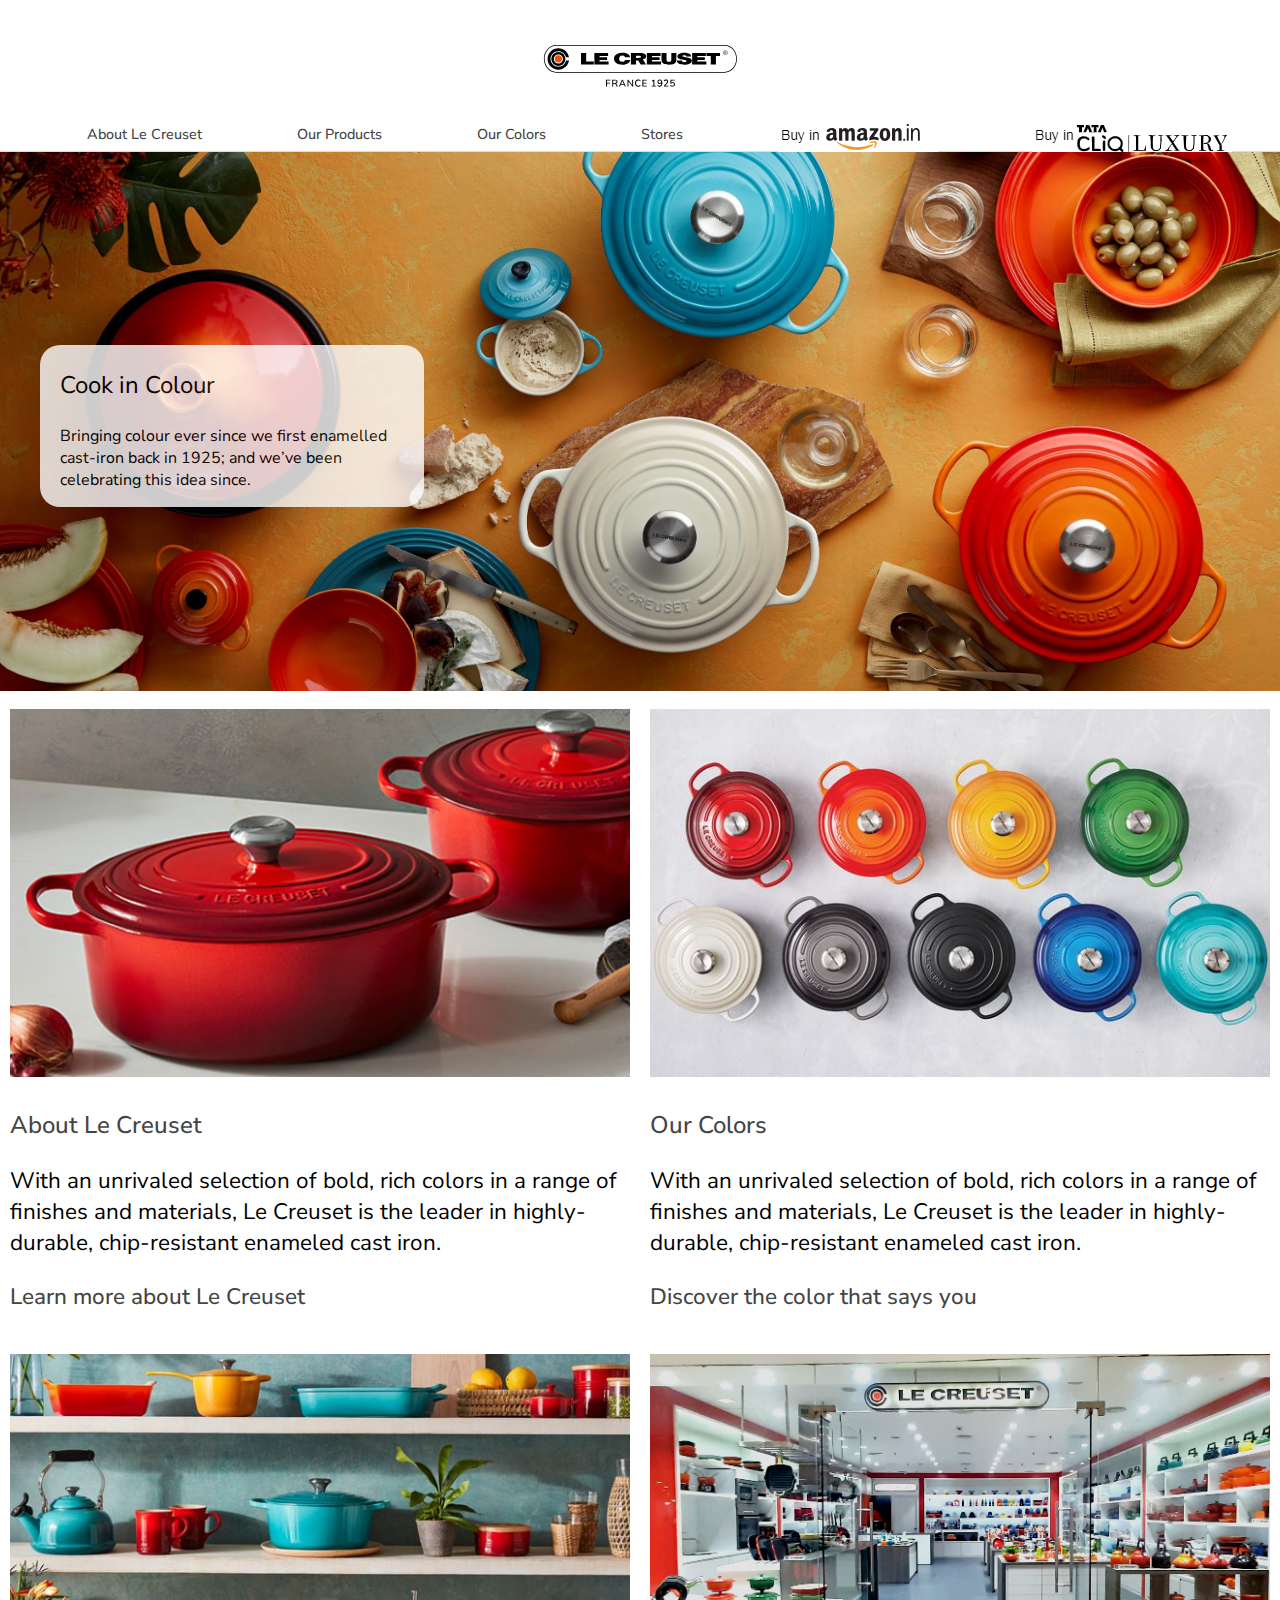
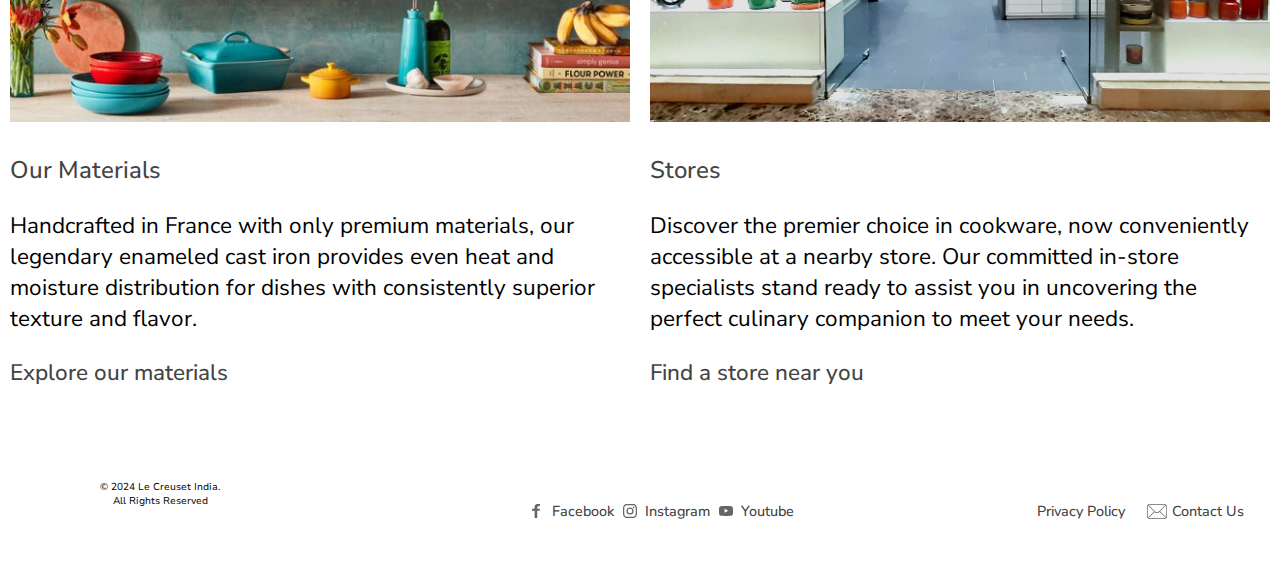
<file: index.html>
<!DOCTYPE HTML>
<html lang="en">
	<head>

		<!-- Google Tag Manager -->
		<script>(function(w,d,s,l,i){w[l]=w[l]||[];w[l].push({'gtm.start':
		new Date().getTime(),event:'gtm.js'});var f=d.getElementsByTagName(s)[0],
		j=d.createElement(s),dl=l!='dataLayer'?'&l='+l:'';j.async=true;j.src=
		'https://www.googletagmanager.com/gtm.js?id='+i+dl;f.parentNode.insertBefore(j,f);
		})(window,document,'script','dataLayer','GTM-5T8G628H');</script>
		<!-- End Google Tag Manager -->

		<link href='https://fonts.googleapis.com/css?family=Nunito Sans' rel='stylesheet'>
		<link href='https://fonts.googleapis.com/css?family=Taviraj' rel='stylesheet'>

    		<meta http-equiv="X-UA-Compatible" content="IE=edge" />
        	<meta name="viewport" content="width=device-width, initial-scale=1, user-scalable=no">

        	<title>Le Creuset India</title>
		<meta name="description" content="Browse Le Creuset cast iron classics and modern kitchen essentials: cooking &amp; dining sets, utensils and perfect gifts." />
		<meta name="keywords" content="cast iron, stainless, cookware, pots, pans, kitchen tools" />

		<meta property="og:url" content="https://www.lecreuset.in/" />
		<meta property="og:title" content="Le Creuset India | Cookware, Pots, Pans, Skillet, Kitchen Tools" />
		<meta property="og:description" content="Browse Le Creuset cast iron classics and modern kitchen essentials: cooking &amp; dining sets, utensils and perfect gifts." />
        	
		<meta charset="utf-8" />

        	<link rel="stylesheet" href="style/style.css" />

		<!-- favicons -->
		<link rel="icon" type="image/png" href="https://www.lecreuset.in/img/favicons/android-chrome-192.png" sizes="192x192" />
		<link rel="icon" type="image/png" href="https://www.lecreuset.in/img/favicons/favicon-16x16.png" sizes="16x16" />
		<link rel="icon" href="https://www.lecreuset.in/img/favicons/favicon.ico" />
		<link rel="shortcut icon" href="https://www.lecreuset.in/img/favicons/favicon.ico" />

		<!-- seo -->
		<link rel="icon" type="image/x-icon" href="https://www.lecreuset.in/img/favicons/favicon.ico" />
		<link rel="icon" type="image/png" sizes="192x192" href="https://www.lecreuset.in/img/favicons/android-chrome-192.png" />
		<link rel="icon" type="image/vnd.microsoft.icon" href="https://www.lecreuset.in/img/favicons/favicon.ico" />
		<link rel="shortcut icon" type="image/vnd.microsoft.icon" href="https://www.lecreuset.in/img/favicons/favicon.ico" />
		<link rel="apple-touch-icon" sizes="192x192" href="https://www.lecreuset.in/img/favicons/android-chrome-192.png" />
		<link rel="manifest" href="https://www.lecreuset.in/img/favicons/manifest.json" />

		<!-- Meta Pixel Code -->
		<script>
		!function(f,b,e,v,n,t,s)
		{if(f.fbq)return;n=f.fbq=function(){n.callMethod?
		n.callMethod.apply(n,arguments):n.queue.push(arguments)};
		if(!f._fbq)f._fbq=n;n.push=n;n.loaded=!0;n.version='2.0';
		n.queue=[];t=b.createElement(e);t.async=!0;
		t.src=v;s=b.getElementsByTagName(e)[0];
		s.parentNode.insertBefore(t,s)}(window, document,'script',
		'https://connect.facebook.net/en_US/fbevents.js');
		fbq('init', '260814913719515');
		fbq('track', 'PageView');
		</script>
		<noscript><img height="1" width="1" style="display:none"
		src="https://www.facebook.com/tr?id=260814913719515&ev=PageView&noscript=1"
		/></noscript>
		<!-- End Meta Pixel Code -->

	</head>

	<body>

	<!-- Google Tag Manager (noscript) -->
	<noscript><iframe src="https://www.googletagmanager.com/ns.html?id=GTM-5T8G628H"
	height="0" width="0" style="display:none;visibility:hidden"></iframe></noscript>
	<!-- End Google Tag Manager (noscript) -->

	<header>
    		<nav class="navbar">
      			<div class="navbar-container container">
          			<input type="checkbox" name="" id="">
          			<div class="hamburger-lines">
             				<span class="line line1"></span>
             				<span class="line line2"></span>
              				<span class="line line3"></span>
        			</div>
 				<div><a class="header-logo" href="index.html"><img src="img/common/logo.svg" class="logo" alt="Le Creuset"></a>
				</div>
           
          			<ul class="menu-items">
					<li><a href="about.html">About Le Creuset</a></li>
					<li><a href="materials.html">Our Products</a></li>
					<li><a href="colors.html">Our Colors</a></li>
					<li><a href="stores.html">Stores</a></li>
					<li><a href="https://www.amazon.in/stores/LeCreuset/page/F7A65307-298A-40A0-81F6-36A8A260AD95" target="blank"><img src="img/common/Amazon-logo.png" class="img-responsive">
    <img src="img/common/Amazon-logo-mobile.png" class="img-responsive mobile"></a></li>
					<li><a href="https://luxury.tatacliq.com/luxury/c-LSH1?page=0&q=:relevance:category:LSH14:brand:MBH21B11789&isSortFlow=false" target="blank"><img src="img/common/Tata-logo.png" class="img-responsive"><img src="img/common/Tata-logo-mobile.png" class="img-responsive mobile"></a></li>

          			</ul>
      			</div>
  		</nav>
	</header>

	<section class="top-banner">
		<img src="img/top/Colors-Slider-PC.jpg" alt="Cook in Colour" width="100%" class="desktop-only">
		<img src="img/top/Colors-Slider-MB.jpg" alt="Cook in Colour" width="100%" class="mobile-only">
  		<div class="text-block desktop-only">
    			<p class="title">Cook in Colour</p>
    			<p>Bringing colour ever since we first enamelled cast-iron back in 1925;  and we’ve been celebrating this idea since.</p>
  		</div>
  		<div class="text-block-mobile mobile-only">
    			<p class="title">Cook in Colour</p>
    			<p>Bringing colour ever since we first enamelled cast-iron back in 1925;  and we’ve been celebrating this idea since.</p>
  		</div>
	</section>

	<section class="main">
		<div class="row">
  			<div class="column">
    				<a href="about.html"><img src="img/top/About-Le-Creuset.jpg" alt="About Le Creuset" width="100%"></a>
				<p class="title"><a href="about.html">About Le Creuset</a></p>
				<p>With an unrivaled selection of bold, rich colors in a range of finishes and materials, Le Creuset is the leader in highly-durable, chip-resistant enameled cast iron.<p>
				<p><a href="about.html">Learn more about Le Creuset</a></p>
  			</div>
  			<div class="column">
    				<a href="colors.html"><img src="img/top/Our-Colors.jpg" alt="Our Colors" width="100%"></a>
				<p class="title"><a href="colors.html">Our Colors</a></p>
				<p>With an unrivaled selection of bold, rich colors in a range of finishes and materials, Le Creuset is the leader in highly-durable, chip-resistant enameled cast iron.</p>
				<p><a href="colors.html">Discover the color that says you</a></p>
			</div>
		</div>
  		<div class="row">
  			<div class="column">
 	 			<a href="materials.html"><img src="img/top/Our-Materials.jpg" alt="Our Materials" width="100%"></a>	
				<p class="title"><a href="materials.html">Our Materials</a></p>
				<p>Handcrafted in France with only premium materials, our legendary enameled cast iron provides even heat and moisture distribution for dishes with consistently superior texture and flavor.</p>
				<p><a href="materials.html">Explore our materials</a></p>
			</div>
  			<div class="column">
    				<a href="stores.html"><img src="img/top/Stores.jpg" alt="Stores" width="100%"></a>
				<p class="title"><a href="stores.html">Stores</a></p>
				<p>Discover the premier choice in cookware, now conveniently accessible at a nearby store. Our committed in-store specialists stand ready to assist you in uncovering the perfect culinary companion to meet your needs.</p>
				<p><a href="stores.html">Find a store near you</a></p>
  			</div>
		</div>
		<div class="footer">
			<div class="footer-table">
  				<div class="footer-table-left">
					<p class="copy">© 2024 Le Creuset India. <br>All Rights Reserved</p>
				</div>
  				<div class="footer-table-mid">
					<ul class="social">
						<li class="facebook"><a href="https://www.facebook.com/lecreusetind/" target="_blank">Facebook</a></li>
						<li class="instagram"><a href="https://instagram.com/lecreusetind/" target="_blank">Instagram</a></li>
						<li class="youtube"><a href="https://www.youtube.com/@lecreusetindia" target="_blank">Youtube</a></li>
					</ul>  
				</div>
  				<div class="footer-table-right">
					<ul class="social">
						<li><a href="/privacy-policy.html">Privacy Policy</a>&nbsp;&nbsp;&nbsp;&nbsp;</li>
						<li class="contact"><a href="mailto:info.in@lecreuset.com">Contact Us</a></li>
					</ul>  
				</div>
			</div>
		</div>
	</section>

    	</body>

</html>
</file>
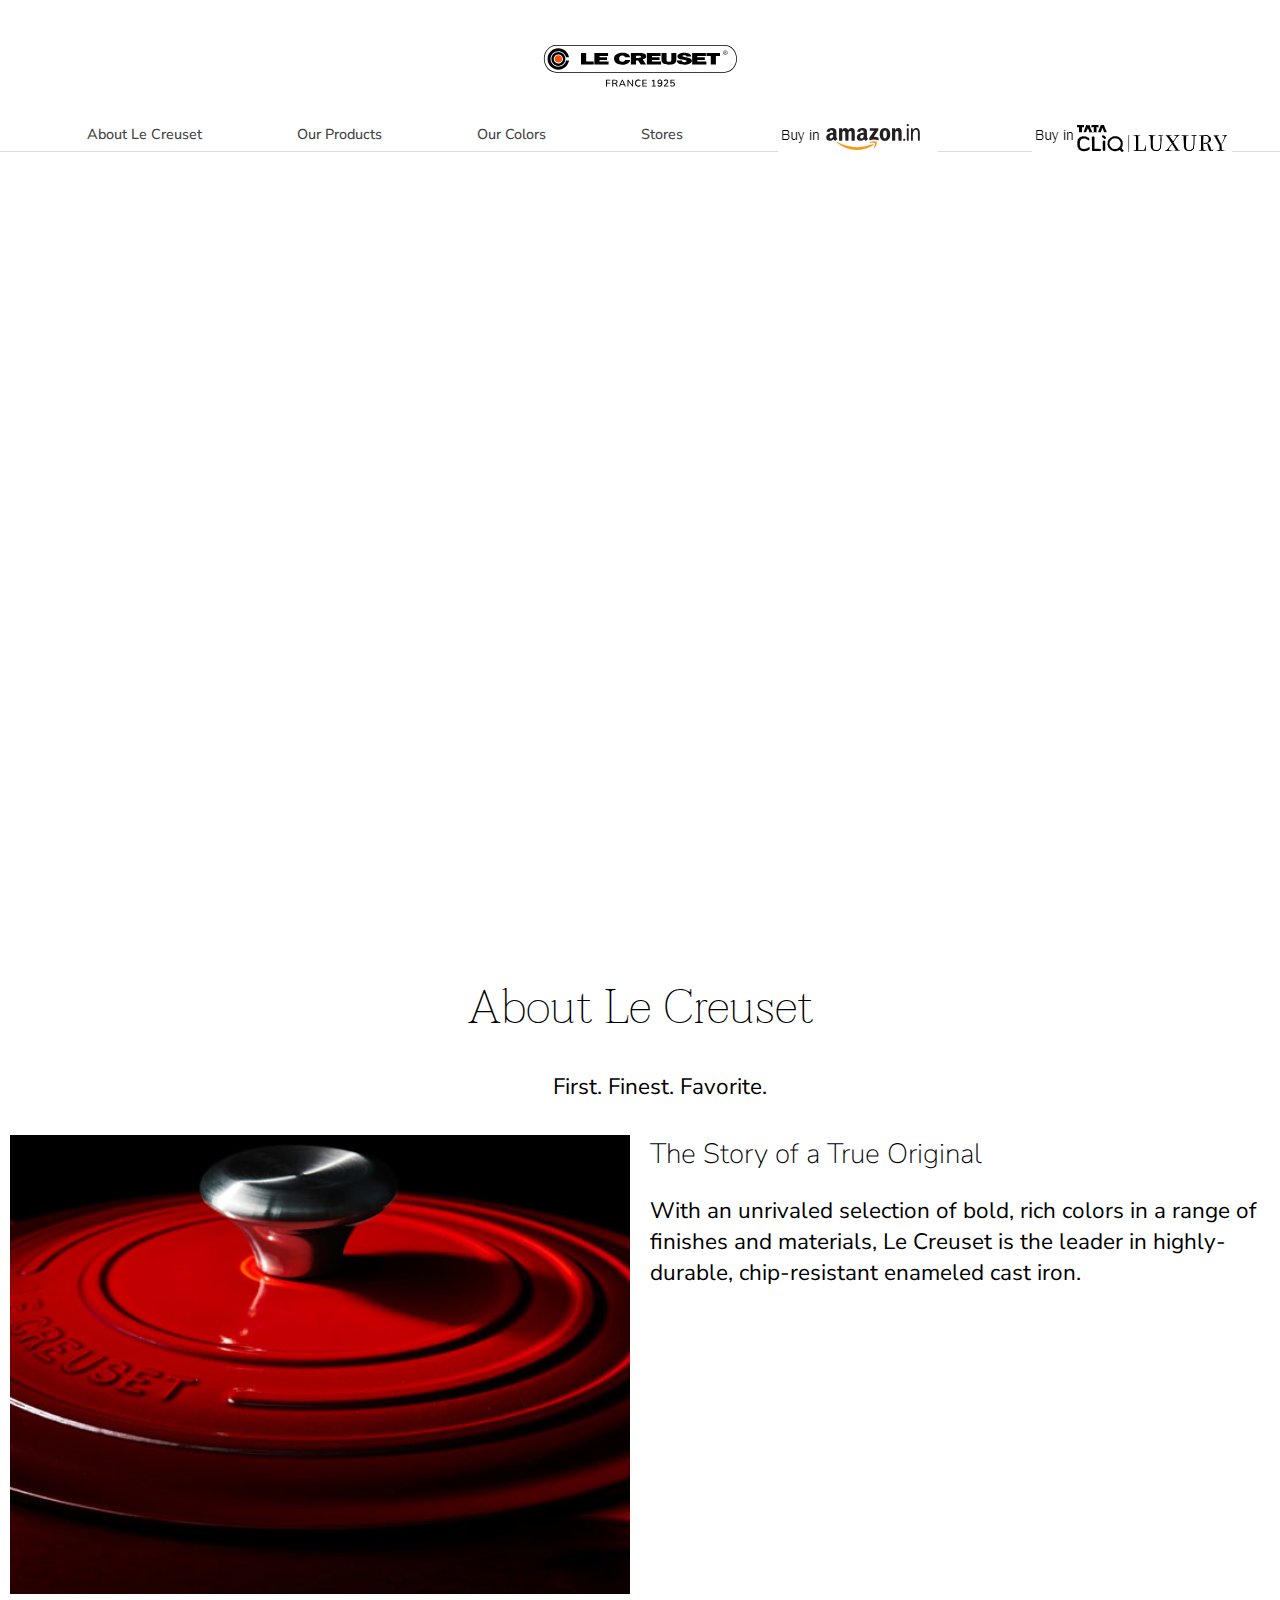
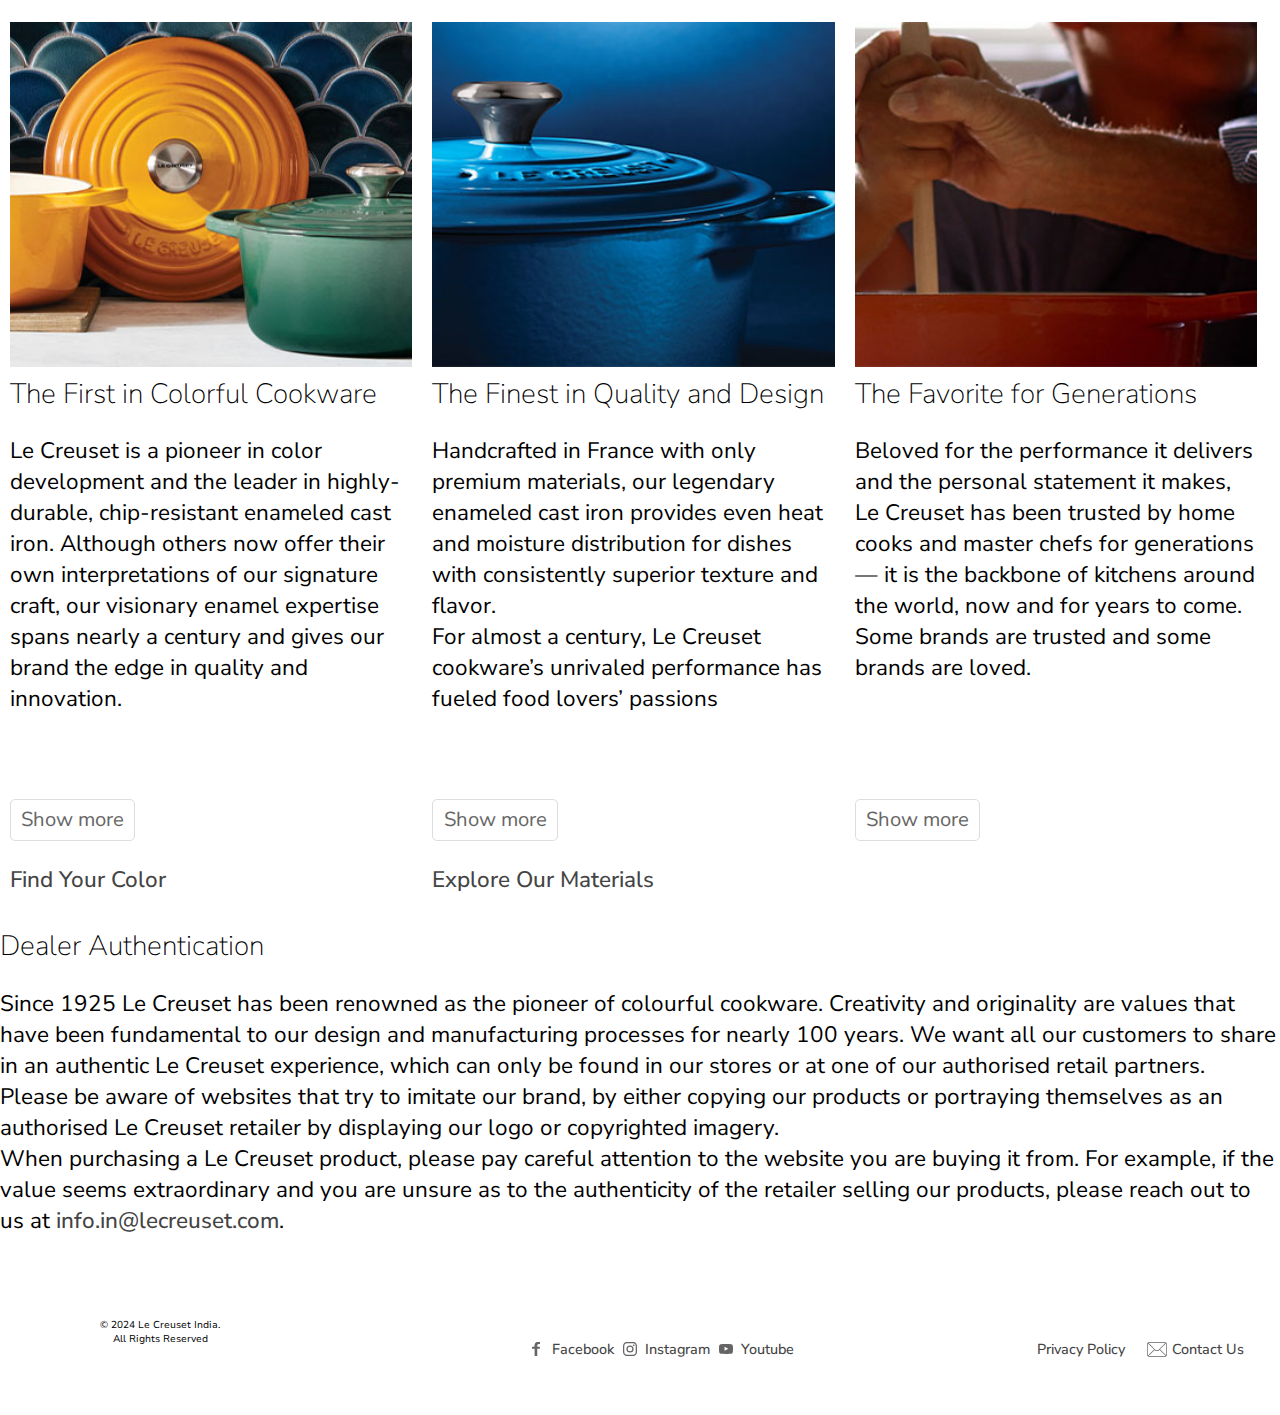
<file: about.html>
<!DOCTYPE HTML>
<html lang="en">
	<head>

		<!-- Google Tag Manager -->
		<script>(function(w,d,s,l,i){w[l]=w[l]||[];w[l].push({'gtm.start':
		new Date().getTime(),event:'gtm.js'});var f=d.getElementsByTagName(s)[0],
		j=d.createElement(s),dl=l!='dataLayer'?'&l='+l:'';j.async=true;j.src=
		'https://www.googletagmanager.com/gtm.js?id='+i+dl;f.parentNode.insertBefore(j,f);
		})(window,document,'script','dataLayer','GTM-5T8G628H');</script>
		<!-- End Google Tag Manager -->

		<link href='https://fonts.googleapis.com/css?family=Nunito Sans' rel='stylesheet'>
		<link href='https://fonts.googleapis.com/css?family=Taviraj' rel='stylesheet'>

    		<meta http-equiv="X-UA-Compatible" content="IE=edge" />
        	<meta name="viewport" content="width=device-width, initial-scale=1, user-scalable=no">

        	<title>About Le Creuset | Le Creuset India</title>
		<meta name="description" content="Browse Le Creuset cast iron classics and modern kitchen essentials: cooking &amp; dining sets, utensils and perfect gifts." />
		<meta name="keywords" content="cast iron, stainless, cookware, pots, pans, kitchen tools" />

		<meta property="og:url" content="https://www.lecreuset.in/about.html" />
		<meta property="og:title" content="Le Creuset India | Cookware, Pots, Pans, Skillet, Kitchen Tools" />
		<meta property="og:description" content="Browse Le Creuset cast iron classics and modern kitchen essentials: cooking &amp; dining sets, utensils and perfect gifts." />

        	<meta charset="utf-8" />

        	<link rel="stylesheet" href="style/style.css" />

		<!-- favicons -->
		<link rel="icon" type="image/png" href="https://www.lecreuset.in/img/favicons/android-chrome-192.png" sizes="192x192" />
		<link rel="icon" type="image/png" href="https://www.lecreuset.in/img/favicons/favicon-16x16.png" sizes="16x16" />
		<link rel="icon" href="https://www.lecreuset.in/img/favicons/favicon.ico" />
		<link rel="shortcut icon" href="https://www.lecreuset.in/img/favicons/favicon.ico" />

		<!-- seo -->
		<link rel="icon" type="image/x-icon" href="https://www.lecreuset.in/img/favicons/favicon.ico" />
		<link rel="icon" type="image/png" sizes="192x192" href="https://www.lecreuset.in/img/favicons/android-chrome-192.png" />
		<link rel="icon" type="image/vnd.microsoft.icon" href="https://www.lecreuset.in/img/favicons/favicon.ico" />
		<link rel="shortcut icon" type="image/vnd.microsoft.icon" href="https://www.lecreuset.in/img/favicons/favicon.ico" />
		<link rel="apple-touch-icon" sizes="192x192" href="https://www.lecreuset.in/img/favicons/android-chrome-192.png" />
		<link rel="manifest" href="https://www.lecreuset.in/img/favicons/manifest.json" />

		<!-- Meta Pixel Code -->
		<script>
		!function(f,b,e,v,n,t,s)
		{if(f.fbq)return;n=f.fbq=function(){n.callMethod?
		n.callMethod.apply(n,arguments):n.queue.push(arguments)};
		if(!f._fbq)f._fbq=n;n.push=n;n.loaded=!0;n.version='2.0';
		n.queue=[];t=b.createElement(e);t.async=!0;
		t.src=v;s=b.getElementsByTagName(e)[0];
		s.parentNode.insertBefore(t,s)}(window, document,'script',
		'https://connect.facebook.net/en_US/fbevents.js');
		fbq('init', '260814913719515');
		fbq('track', 'PageView');
		</script>
		<noscript><img height="1" width="1" style="display:none"
		src="https://www.facebook.com/tr?id=260814913719515&ev=PageView&noscript=1"
		/></noscript>
		<!-- End Meta Pixel Code -->


	</head>
 
	<body>

<!-- Google Tag Manager (noscript) -->
<noscript><iframe src="https://www.googletagmanager.com/ns.html?id=GTM-5T8G628H"
height="0" width="0" style="display:none;visibility:hidden"></iframe></noscript>
<!-- End Google Tag Manager (noscript) -->

	<header>
    		<nav class="navbar">
      			<div class="navbar-container container">
          		<input type="checkbox" name="" id="">
          			<div class="hamburger-lines">
             				<span class="line line1"></span>
             				<span class="line line2"></span>
              				<span class="line line3"></span>
        			</div>
 				<div><a class="header-logo" href="./index.html"><img src="img/common/logo.svg" class="logo" alt="Le Creuset"></a>
				</div>
           
          			<ul class="menu-items">
					<li><a href="about.html">About Le Creuset</a></li>
					<li><a href="materials.html">Our Products</a></li>
					<li><a href="colors.html">Our Colors</a></li>
					<li><a href="stores.html">Stores</a></li>
					<li><a href="https://www.amazon.in/stores/LeCreuset/page/F7A65307-298A-40A0-81F6-36A8A260AD95" target="blank"><img src="img/common/Amazon-logo.png" class="img-responsive">
    <img src="img/common/Amazon-logo-mobile.png" class="img-responsive mobile"></a></li>
					<li><a href="https://luxury.tatacliq.com/luxury/c-LSH1?page=0&q=:relevance:category:LSH14:brand:MBH21B11789&isSortFlow=false" target="blank"><img src="img/common/Tata-logo.png" class="img-responsive"><img src="img/common/Tata-logo-mobile.png" class="img-responsive mobile"></a></li>
          			</ul>
      			</div>
  		</nav>
	</header>

	<section class="main">
		<br>
		<div style="width: 100%; min-width: 400px; max-width: 1280px;">
			<div style="position: relative; width: 100%; overflow: hidden; padding-top: 56.25%;">
				<br><p><iframe style="position: absolute; top: 0; left: 0; right: 0; width: 100%; height: 100%; border: none;" src="https://www.youtube.com/embed/ZRCctrH89PA?autoplay=1&mute=1" width="560" height="315" allowfullscreen="allowfullscreen" allow="accelerometer; autoplay; clipboard-write; encrypted-media; gyroscope; picture-in-picture"></iframe></p>
			</div>
		</div>

		<h1>About Le Creuset</h1>

		<div class="inpage-nav">
		<ul>
			<li>First.</li>
 			<li>Finest.</li>
			<li>Favorite.</li>
		</ul>
		</div>

  		<div class="row">
  			<div class="column">
			<img src="img/about/2022-cerise-oven-tall.jpg" width="100%" alt="detail of a cerise dutch oven in dramatic lighting">
			</div>
  			<div class="column">
			<h2>The Story of a True Original</h2>
			<p>With an unrivaled selection of bold, rich colors in a range of finishes and materials, Le Creuset is the leader in highly-durable, chip-resistant enameled cast iron.<p>
  			</div>
		</div>

		<div class="3f">
			<div class="about-table">
  				<div class="about-table-left">
				<img src="img/about/2022-nectar-artichaut.jpg" alt="cast iron cookware in nectar yellow and artichaut green" width="100%">
				<h2>The First in Colorful Cookware</h2>
				  <input type="checkbox" class="read-more-state" id="post-1" />
<p class="read-more-wrap">Le Creuset is a pioneer in color development and the leader in highly-durable, chip-resistant enameled cast iron. Although others now offer their own interpretations of our signature craft, our visionary enamel expertise spans nearly a century and gives our brand the edge in quality and innovation. <span class="read-more-target">From the pure, rich tones of our colors to the fine quality of our distinct gradient and finishes, Le Creuset’s leadership in color is unmistakable.<br>Since the introduction of our signature Flame color in 1925, Le Creuset has been known for high-quality, colorful cookware. Our early artisans transformed the industry by bringing bold, true color to the kitchen. That legacy continues and the brand now offers an unmatched range of vibrant, durable hues and finishes on a spectrum of materials like cast iron, stoneware, silicone, enamel on steel and more.<br>Le Creuset’s palette of classic colors and trend-leading hues demonstrates our unique perspective on color. Our design-forward approach has resulted in the release of some of the world’s most sought-after shades, often turning Le Creuset cookware into powerful style statements and cherished collections. As Le Creuset continues to captivate customers with timeless colors and inspire trends with visionary new hues, our bold commitment to color sets us apart — just as it did in 1925.</span></p>
  				<label for="post-1" class="read-more-trigger"></label>
				<p><a href="colors.html">Find Your Color</a></p>
				</div>

  				<div class="about-table-mid">
				<img src="img/about/2022-marseille.jpg" alt="Marseille" width="100%">
				<h2>The Finest in Quality and Design</h2>
				<input type="checkbox" class="read-more-state" id="post-2" />
				<p class="read-more-wrap">Handcrafted in France with only premium materials, our legendary enameled cast iron provides even heat and moisture distribution for dishes with consistently superior texture and flavor.<br>For almost a century, Le Creuset cookware’s unrivaled performance has fueled food lovers’ passions <span class="read-more-target">and earned customers’ trust. We continually perfect our craftsmanship and optimize our product design for beauty, durability and superior results so our customers can experience the joy of inspiring cookware and better-tasting food. Our full product range includes enameled cast iron, stoneware, stainless steel, nonstick, silicone and much more, and every product is crafted with only the highest quality raw materials.<br>Le Creuset’s emphasis on craftsmanship has held fast since 1925, and we collaborate with artisans who share our commitment to heritage, skill and authenticity. In fact, Le Creuset enameled cast iron is still manufactured in our Fresnoy-le-Grand foundry, where each piece passes through the hands of at least 15 artisans to ensure quality and innovation. Over the years, our design innovations have included optimized heat retention, improved enamel, optimal lid closure angles, better moisture retention and ergonomic handles — thoughtful details that make the process and the final result better.<br>Our focus on the finest quality and design has prompted culinary leaders such America’s Test Kitchen, Cooking Light, Epicurious and hundreds of renowned chefs to use Le Creuset cookware for a performance they can trust every time and recommend it as the best choice.</span></p>
 				<label for="post-2" class="read-more-trigger"></label>
				<p><a href="materials.html">Explore Our Materials</a></p>
				</div>

  				<div class="about-table-right">
				<img src="img/about/2022-generations.jpg" width="100%">
				<h2>The Favorite for Generations</h2>
				<input type="checkbox" class="read-more-state" id="post-3" />
				<p class="read-more-wrap">Beloved for the performance it delivers and the personal statement it makes, Le Creuset has been trusted by home cooks and master chefs for generations — it is the backbone of kitchens around the world, now and for years to come.<br>Some brands are trusted and some brands are loved. <span class="read-more-target">The Le Creuset brand is both. Our cookware is beloved for the empowering performance it delivers, the personal style it expresses and the rich memories it helps make. Le Creuset cookware isn’t the kind to gather dust in a cabinet — cooks turn to it regularly, folding it into their everyday rhythm in the kitchen.<br>For many, Le Creuset cookware never gets put in the cabinet at all; instead, it earns a place of pride on constant display. Our signature colors and authentic designs add distinct style to kitchens and tables, prompting customers to view their Le Creuset cookware as an individual expression of personality, fashion and design. And whether a customer wants to complement colors, contrast them or collect one hue exclusively, Le Creuset has a full spectrum of vibrant colors to satisfy any exploration or expression. Joyful, colorful Le Creuset then becomes something to cherish, collect, pass down, show off and inspire.<br>Today, you can find devoted Le Creuset customers all around the world, from world-renowned chefs cooking in Michelin-starred restaurants to young home cooks trying their hand at something new. International followers have often clustered around Le Creuset’s specific cookware pieces and the rich culture they celebrate — and all share an uncommon love for the brand.<br>Le Creuset cookware’s beauty and performance also continue to earn love as a favorite of editors, readers and all who appreciate beautiful design, appearing in the pages of design magazines, in the dining rooms of celebrated restaurants and in the kitchens of culinary experts.</span></p> 
 				<label for="post-3" class="read-more-trigger"></label>
				</div>
			</div>
		</div>

		<div class="onecolumn">
		<h2>Dealer Authentication</h2>
		<p>Since 1925 Le Creuset has been renowned as the pioneer of colourful cookware. Creativity and originality are values that have been fundamental to our design and manufacturing processes for nearly 100 years. We want all our customers to share in an authentic Le Creuset experience, which can only be found in our stores or at one of our authorised retail partners.<br>Please be aware of websites that try to imitate our brand, by either copying our products or portraying themselves as an authorised Le Creuset retailer by displaying our logo or copyrighted imagery.<br>When purchasing a Le Creuset product, please pay careful attention to the website you are buying it from. For example, if the value seems extraordinary and you are unsure as to the authenticity of the retailer selling our products, please reach out to us at <a href="mailto:info.in@lecreuset.com">info.in@lecreuset.com</a>.
		</div>

		<div class="footer">
			<div class="footer-table">
  				<div class="footer-table-left">
				<p class="copy">© 2024 Le Creuset India. <br>All Rights Reserved</p>
				</div>
  				<div class="footer-table-mid">
					<ul class="social">
						<li class="facebook"><a href="https://www.facebook.com/lecreusetind/" target="_blank">Facebook</a></li>
						<li class="instagram"><a href="https://instagram.com/lecreusetind/" target="_blank">Instagram</a></li>
						<li class="youtube"><a href="https://www.youtube.com/@lecreusetindia" target="_blank">Youtube</a></li>
					</ul>  
				</div>
  				<div class="footer-table-right">
					<ul class="social">
						<li><a href="/privacy-policy.html">Privacy Policy</a>&nbsp;&nbsp;&nbsp;&nbsp;</li>
						<li class="contact"><a href="mailto:info.in@lecreuset.com">Contact Us</a></li>
					</ul>  
				</div>
			</div>
		</div>
	
	</section>




    </body>
</html>
</file>
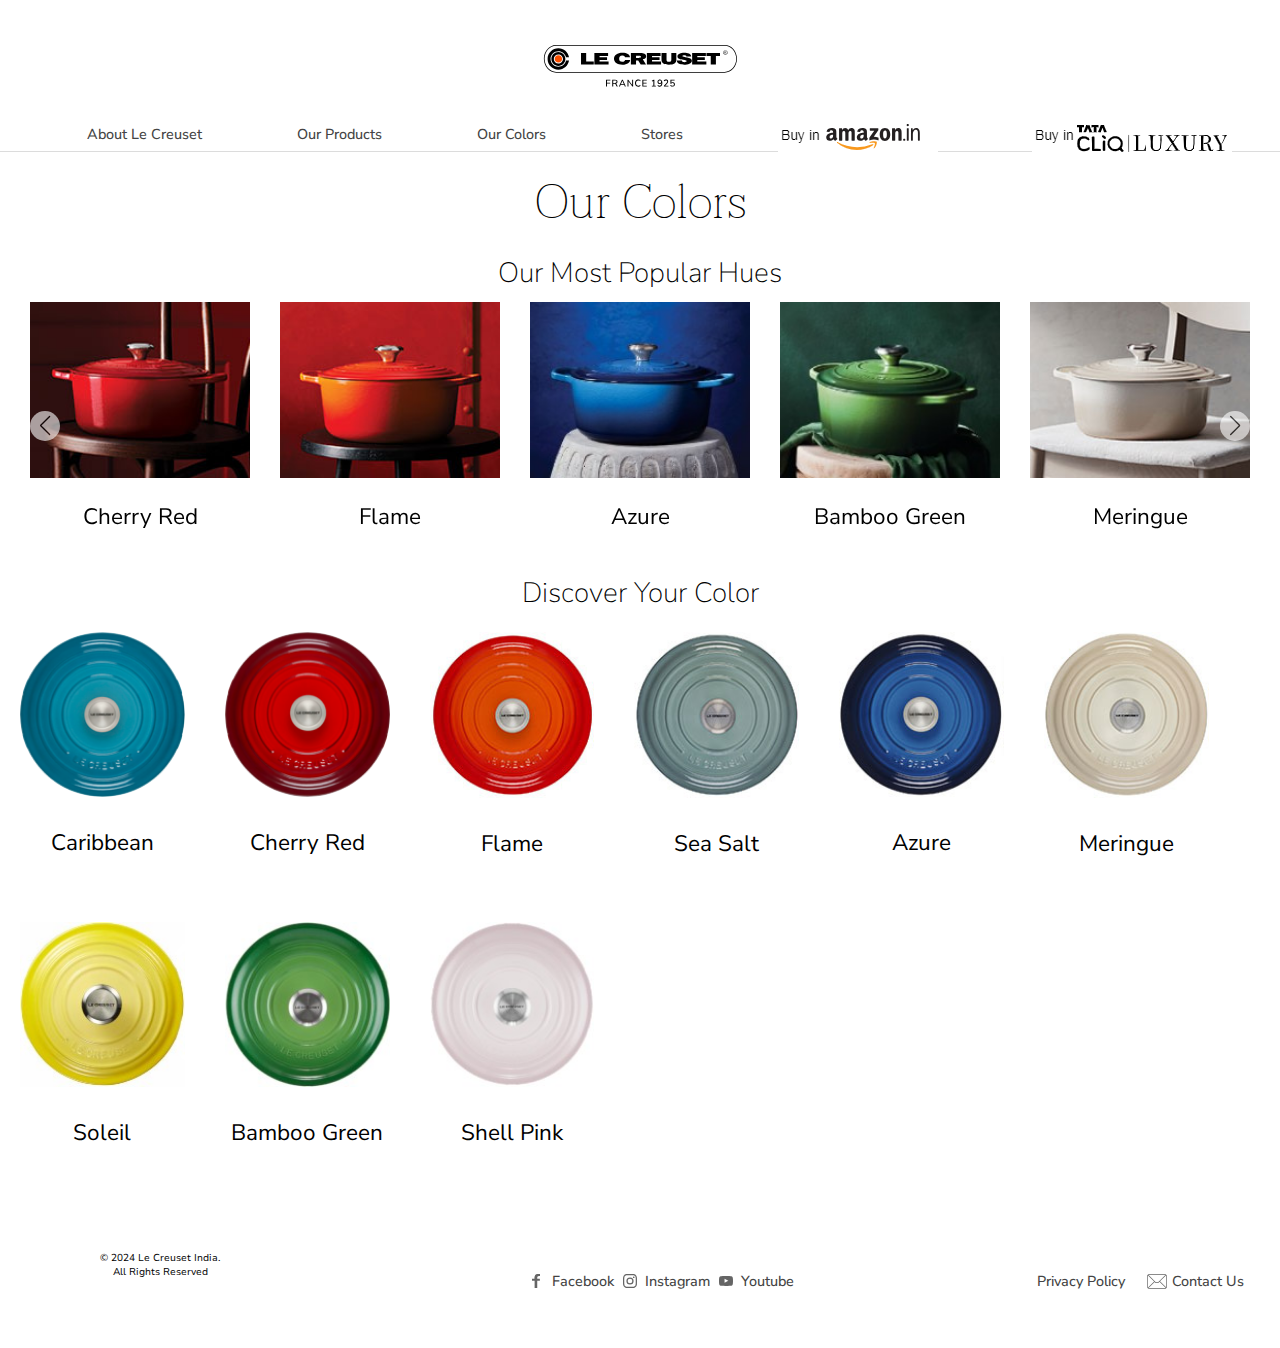
<file: colors.html>
<!DOCTYPE HTML>
<html lang="en">
	<head>

		<!-- Google Tag Manager -->
		<script>(function(w,d,s,l,i){w[l]=w[l]||[];w[l].push({'gtm.start':
		new Date().getTime(),event:'gtm.js'});var f=d.getElementsByTagName(s)[0],
		j=d.createElement(s),dl=l!='dataLayer'?'&l='+l:'';j.async=true;j.src=
		'https://www.googletagmanager.com/gtm.js?id='+i+dl;f.parentNode.insertBefore(j,f);
		})(window,document,'script','dataLayer','GTM-5T8G628H');</script>
		<!-- End Google Tag Manager -->

		<link href='https://fonts.googleapis.com/css?family=Nunito Sans' rel='stylesheet'>
		<link href='https://fonts.googleapis.com/css?family=Taviraj' rel='stylesheet'>

    		<meta http-equiv="X-UA-Compatible" content="IE=edge" />
        	<meta name="viewport" content="width=device-width, initial-scale=1, user-scalable=no">

        	<title>Our Colors | Le Creuset India</title>
		<meta name="description" content="Browse Le Creuset cast iron classics and modern kitchen essentials: cooking &amp; dining sets, utensils and perfect gifts." />
		<meta name="keywords" content="cast iron, stainless, cookware, pots, pans, kitchen tools" />

		<meta property="og:url" content="https://www.lecreuset.in/colors.html" />
		<meta property="og:title" content="Le Creuset India | Cookware, Pots, Pans, Skillet, Kitchen Tools" />
		<meta property="og:description" content="Browse Le Creuset cast iron classics and modern kitchen essentials: cooking &amp; dining sets, utensils and perfect gifts." />

        	<meta charset="utf-8" />

        	<link rel="stylesheet" href="style/style.css" />
        	<link rel="stylesheet" href="https://cdn.jsdelivr.net/npm/swiper/swiper-bundle.min.css" />

		<!-- favicons -->
		<link rel="icon" type="image/png" href="https://www.lecreuset.in/img/favicons/android-chrome-192.png" sizes="192x192" />
		<link rel="icon" type="image/png" href="https://www.lecreuset.in/img/favicons/favicon-16x16.png" sizes="16x16" />
		<link rel="icon" href="https://www.lecreuset.in/img/favicons/favicon.ico" />
		<link rel="shortcut icon" href="https://www.lecreuset.in/img/favicons/favicon.ico" />

		<!-- seo -->
		<link rel="icon" type="image/x-icon" href="https://www.lecreuset.in/img/favicons/favicon.ico" />
		<link rel="icon" type="image/png" sizes="192x192" href="https://www.lecreuset.in/img/favicons/android-chrome-192.png" />
		<link rel="icon" type="image/vnd.microsoft.icon" href="https://www.lecreuset.in/img/favicons/favicon.ico" />
		<link rel="shortcut icon" type="image/vnd.microsoft.icon" href="https://www.lecreuset.in/img/favicons/favicon.ico" />
		<link rel="apple-touch-icon" sizes="192x192" href="https://www.lecreuset.in/img/favicons/android-chrome-192.png" />
		<link rel="manifest" href="https://www.lecreuset.in/img/favicons/manifest.json" />

		<!-- Meta Pixel Code -->
		<script>
		!function(f,b,e,v,n,t,s)
		{if(f.fbq)return;n=f.fbq=function(){n.callMethod?
		n.callMethod.apply(n,arguments):n.queue.push(arguments)};
		if(!f._fbq)f._fbq=n;n.push=n;n.loaded=!0;n.version='2.0';
		n.queue=[];t=b.createElement(e);t.async=!0;
		t.src=v;s=b.getElementsByTagName(e)[0];
		s.parentNode.insertBefore(t,s)}(window, document,'script',
		'https://connect.facebook.net/en_US/fbevents.js');
		fbq('init', '260814913719515');
		fbq('track', 'PageView');
		</script>
		<noscript><img height="1" width="1" style="display:none"
		src="https://www.facebook.com/tr?id=260814913719515&ev=PageView&noscript=1"
		/></noscript>
		<!-- End Meta Pixel Code -->


	</head>

	<body>

<!-- Google Tag Manager (noscript) -->
<noscript><iframe src="https://www.googletagmanager.com/ns.html?id=GTM-5T8G628H"
height="0" width="0" style="display:none;visibility:hidden"></iframe></noscript>
<!-- End Google Tag Manager (noscript) -->

	<header>
    		<nav class="navbar">
      			<div class="navbar-container container">
          		<input type="checkbox" name="" id="">
          			<div class="hamburger-lines">
             				<span class="line line1"></span>
             				<span class="line line2"></span>
              				<span class="line line3"></span>
        			</div>
 				<div><a class="header-logo" href="index.html"><img src="img/common/logo.svg" class="logo" alt="Le Creuset"></a>
				</div>
           
          			<ul class="menu-items">
					<li><a href="about.html">About Le Creuset</a></li>
					<li><a href="materials.html">Our Products</a></li>
					<li><a href="colors.html">Our Colors</a></li>
					<li><a href="stores.html">Stores</a></li>
					<li><a href="https://www.amazon.in/stores/LeCreuset/page/F7A65307-298A-40A0-81F6-36A8A260AD95" target="blank"><img src="img/common/Amazon-logo.png" class="img-responsive">
    <img src="img/common/Amazon-logo-mobile.png" class="img-responsive mobile"></a></li>
					<li><a href="https://luxury.tatacliq.com/luxury/c-LSH1?page=0&q=:relevance:category:LSH14:brand:MBH21B11789&isSortFlow=false" target="blank"><img src="img/common/Tata-logo.png" class="img-responsive"><img src="img/common/Tata-logo-mobile.png" class="img-responsive mobile"></a></li>
          			</ul>
      			</div>
  		</nav>
	</header>


	<section class="main">

	<h1>Our Colors</h1>
	
	<h2 style="text-align: center;">Our Most Popular Hues</h2>

	<div class="slider mySwiper">
		<div class="image-items swiper-wrapper">
			<div class="image swiper-slide"><img src="img/colors/popular-hues-cerise.jpg" alt="Cherry Red"><p class="subtitle">Cherry Red<p></div>
                  	<div class="image swiper-slide"><img src="img/colors/popular-hues-flame.jpg" alt="Flame"><p class="subtitle">Flame<p></div>
                  	<!-- div class="image swiper-slide"><img src="img/colors/popular-hues-soleil.jpg" alt=""><p class="subtitle">Soleil<p></div-->
                  	<div class="image swiper-slide"><img src="img/colors/popular-hues-azure.jpg" alt=""><p class="subtitle">Azure<p></div>
                  	<div class="image swiper-slide"><img src="img/colors/popular-hues-bamboo-green.jpg" alt=""><p class="subtitle">Bamboo Green<p></div>
                  	<div class="image swiper-slide"><img src="img/colors/popular-hues-meringue.jpg" alt=""><p class="subtitle">Meringue<p></div>
                  	<div class="image swiper-slide"><img src="img/colors/popular-hues-shell-pink.jpg" alt=""><p class="subtitle">Shell Pink<p></div>
                  	<div class="image swiper-slide"><img src="img/colors/popular-hues-flint.jpg" alt=""><p class="subtitle">Flint<p></div>
              	</div>
              	<div class="swiper-button-next arrowButton right"></div>
              	<div class="swiper-button-prev arrowButton left"></div>
          </div>

	<h2 id="discover" style="text-align: center;">Discover Your Color</h2>
	<div class="color-table">
		<div class="color-table-element">
			<img src="img/colors/discover/lids-caribbean.png" alt="Caribbean" style="width: 100%;"><p class="subtitle">Caribbean<p>
		</div>
  		<div class="color-table-element">
			<img src="img/colors/discover/lids-cherry.png" alt="Cherry Red" style="width: 100%;"><p class="subtitle">Cherry Red<p>
		</div>

  		<div class="color-table-element">		
			<img src="img/colors/discover/lids-flame.jpg" alt="Flame" style="width: 100%;"><p class="subtitle">Flame<p>			
		</div>
  		<div class="color-table-element">
			<img src="img/colors/discover/lids-seasalt.jpg" alt="Sea Salt" style="width: 100%;"><p class="subtitle">Sea Salt<p>
		</div>  
  		<div class="color-table-element">
			<img src="img/colors/discover/lids-azure.jpg" alt="Azure" style="width: 100%;"><p class="subtitle">Azure<p>
		</div>  
  		<!-- div class="color-table-element">		
			<img src="img/colors/discover/lids-marseille.png" alt="Marseille" style="width: 100%;"><p class="subtitle">Marseille<p>		
		</div -->
   		<div class="color-table-element">		
			<img src="img/colors/discover/lids-meringue.jpg" alt="Meringue" style="width: 100%;"><p class="subtitle">Meringue<p>			
		</div>
   		<div class="color-table-element">		
			<img src="img/colors/discover/lids-soleil.jpg" alt="Soleil" style="width: 100%;"><p class="subtitle">Soleil<p>			
		</div>
 		<div class="color-table-element">
			<img src="img/colors/discover/lids-bamboo.jpg" alt="Bamboo Green" style="width: 100%;"><p class="subtitle">Bamboo Green<p>
		</div>
  		<div class="color-table-element">
			<img src="img/colors/discover/lids-shell.jpg" alt="Shell Pink" style="width: 100%;"><p class="subtitle">Shell Pink<p>	
		</div>
	</div>

	<div class="footer">
		<div class="footer-table">
  			<div class="footer-table-left">
			<p class="copy">© 2024 Le Creuset India. <br>All Rights Reserved</p>
			</div>
  			<div class="footer-table-mid">
				<ul class="social">
					<li class="facebook"><a href="https://www.facebook.com/lecreusetind/" target="_blank">Facebook</a></li>
					<li class="instagram"><a href="https://instagram.com/lecreusetind/" target="_blank">Instagram</a></li>
					<li class="youtube"><a href="https://www.youtube.com/@lecreusetindia" target="_blank">Youtube</a></li>
				</ul>  
			</div>
  			<div class="footer-table-right">
				<ul class="social">
					<li><a href="/privacy-policy.html">Privacy Policy</a>&nbsp;&nbsp;&nbsp;&nbsp;</li>
					<li class="contact"><a href="mailto:info.in@lecreuset.com">Contact Us</a></li>
				</ul>  
			</div>
		</div>
	</div>
	</section>

      <!-- Swiper JS -->
      <script src="https://cdn.jsdelivr.net/npm/swiper/swiper-bundle.min.js"></script>
  
      <!-- Initialize Swiper -->
      <script>
        var swiper = new Swiper(".mySwiper", {
          slidesPerGroup: 1,
          loop: true,
          fade: true,
          grabCursor: true,
          loopFillGroupWithBlank: true,
          navigation: {
            nextEl: ".swiper-button-next",
            prevEl: ".swiper-button-prev",
          },
          breakpoints: {
            460: {
              slidesPerView: 2,
              spaceBetween: 10,
            },
            640: {
              slidesPerView: 3,
              spaceBetween: 10,
            },
            1000: {
              slidesPerView: 4,
              spaceBetween: 10,
            },
            1250: {
              slidesPerView: 5,
              spaceBetween: 10,
            },
          },
        });	
      </script>

    </body>
</html>
</file>
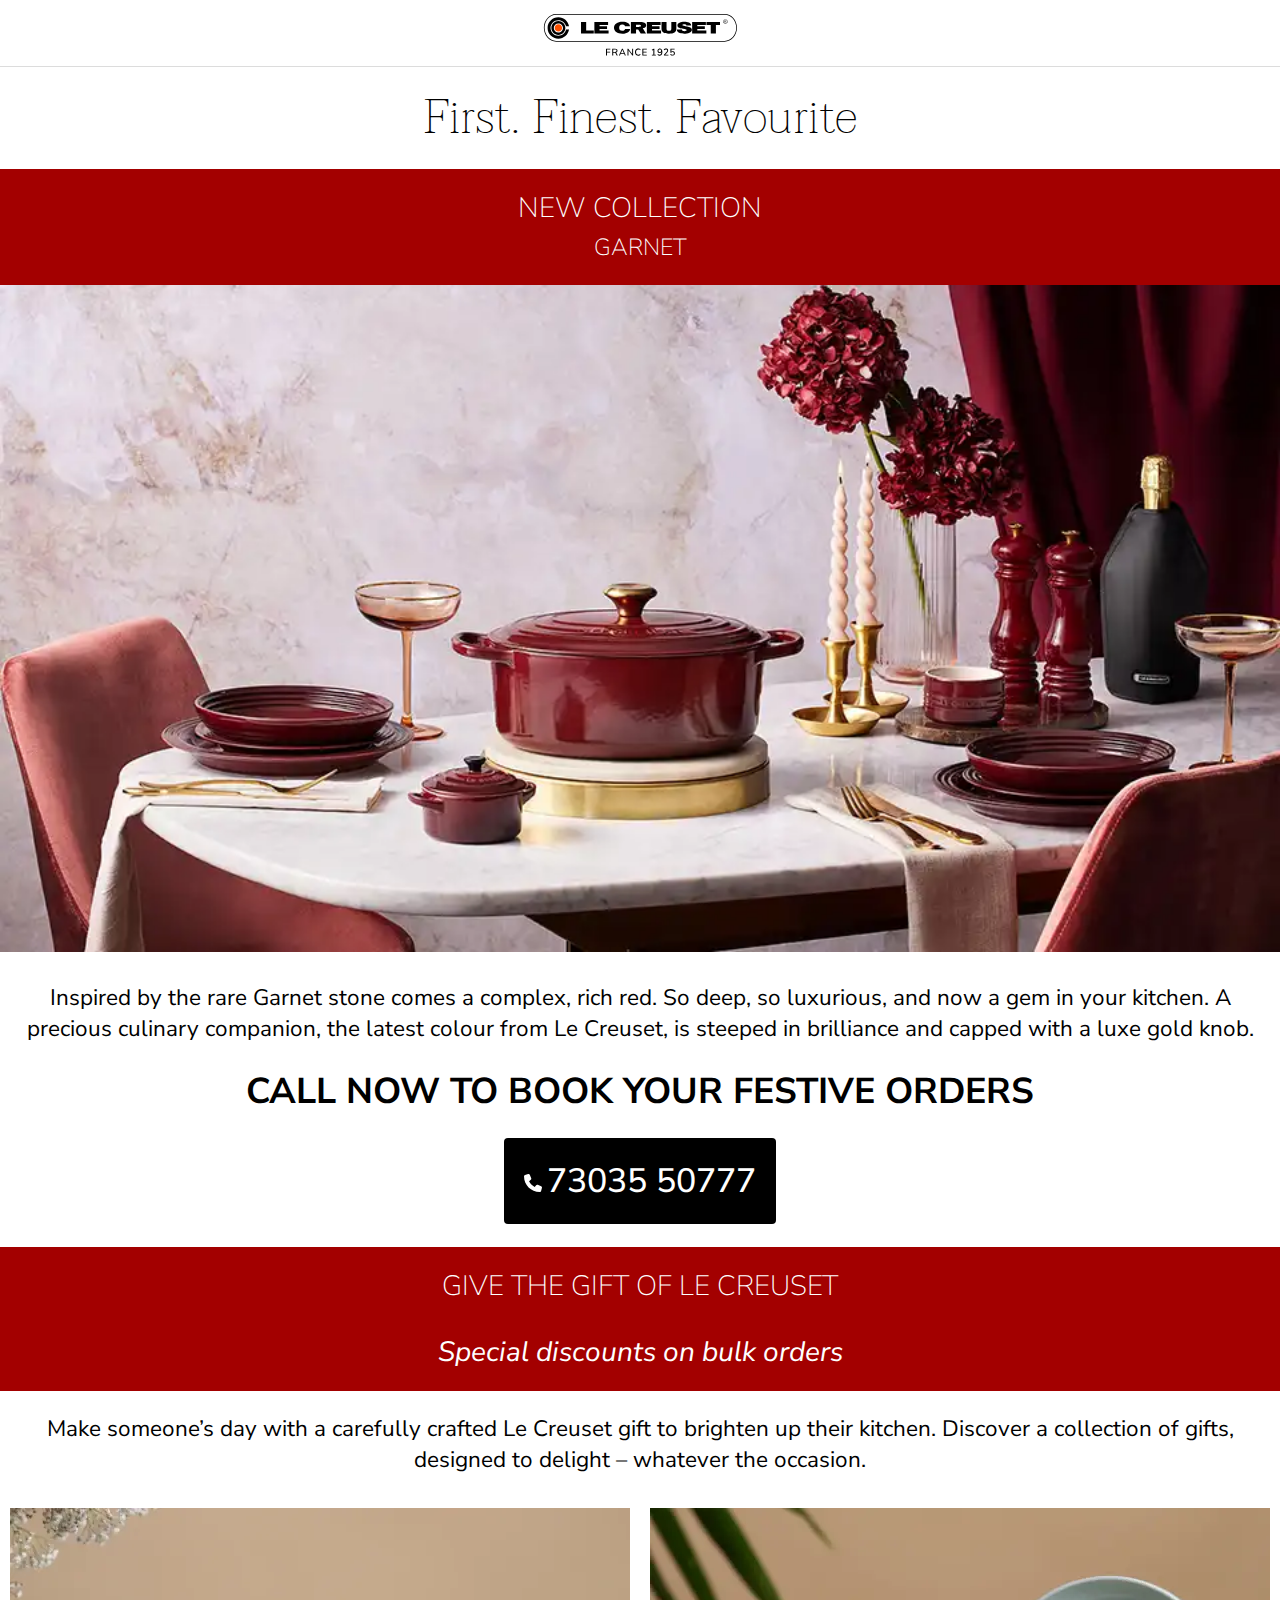
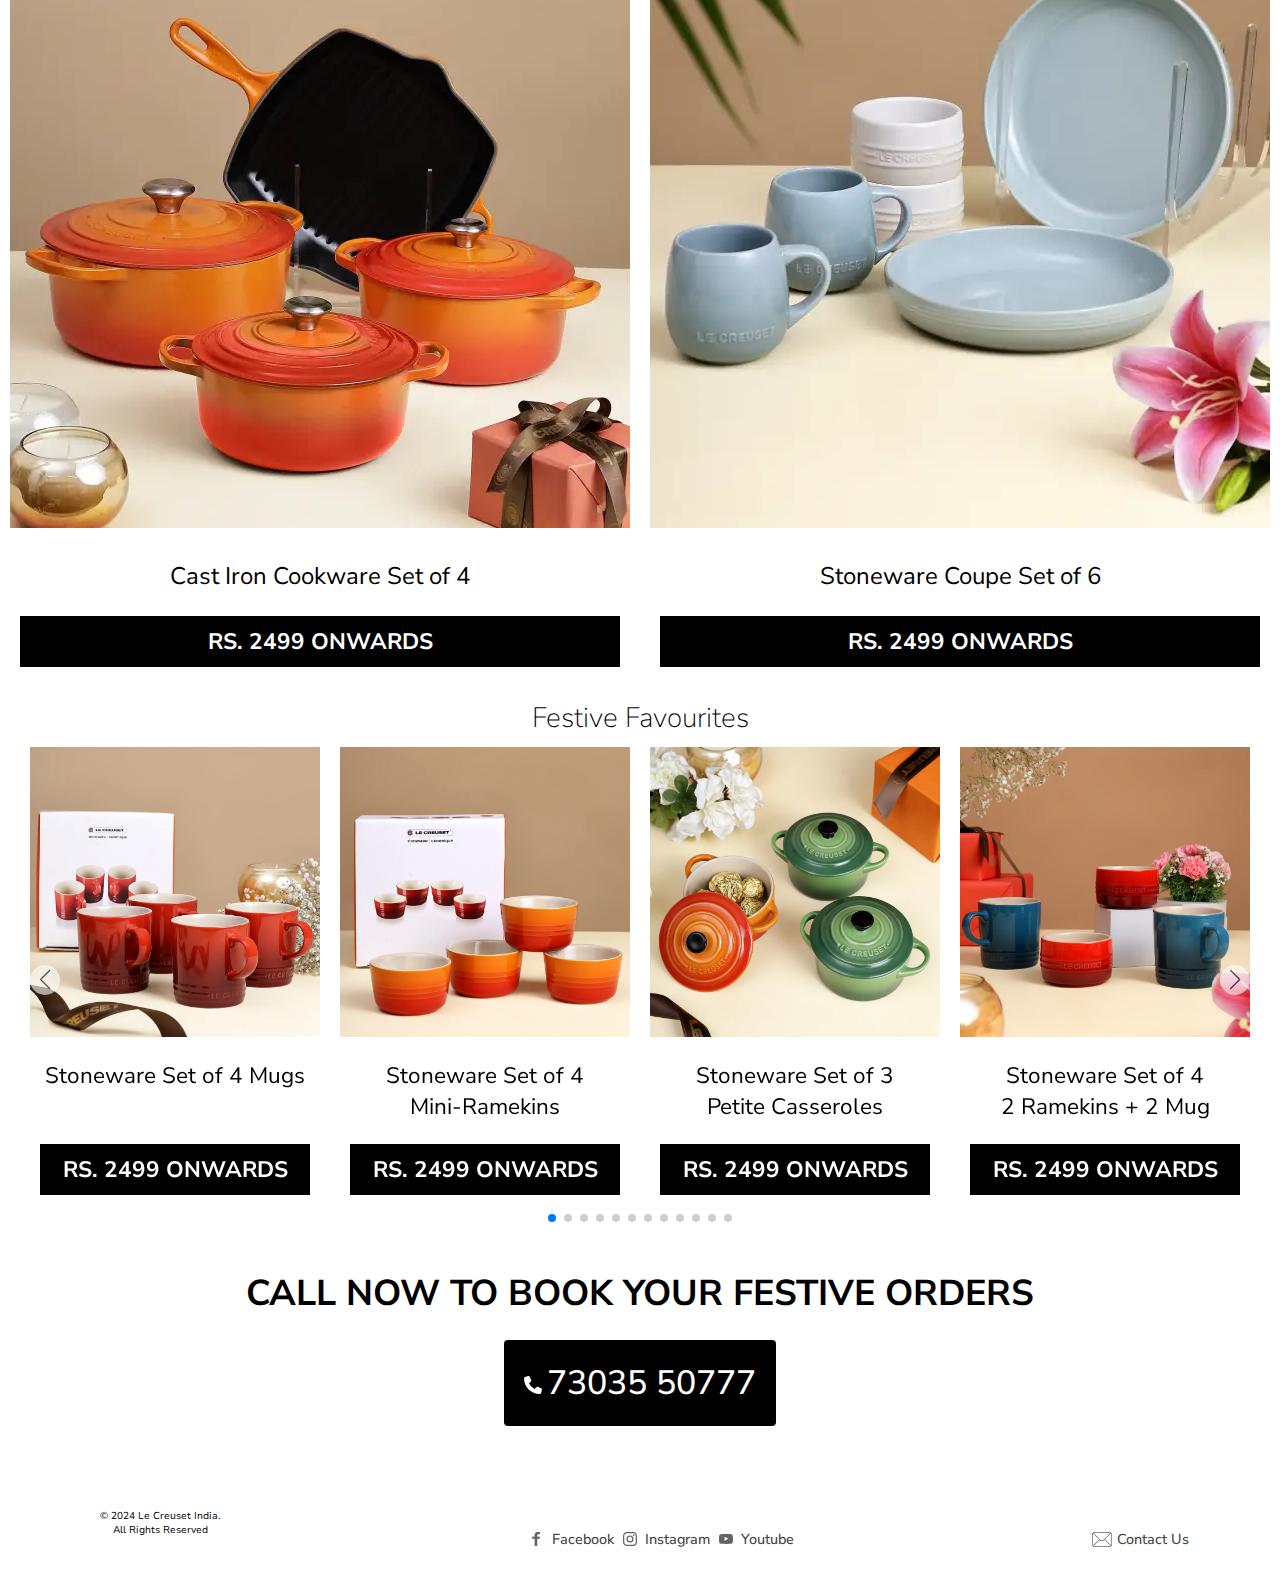
<file: lp-festive2024.html>
<!DOCTYPE HTML>
<html lang="en">
	<head>
		<meta charset="utf-8" />
		<meta name="robots" content="noindex">

		<!-- Google Tag Manager -->
		<script>(function(w,d,s,l,i){w[l]=w[l]||[];w[l].push({'gtm.start':
		new Date().getTime(),event:'gtm.js'});var f=d.getElementsByTagName(s)[0],
		j=d.createElement(s),dl=l!='dataLayer'?'&l='+l:'';j.async=true;j.src=
		'https://www.googletagmanager.com/gtm.js?id='+i+dl;f.parentNode.insertBefore(j,f);
		})(window,document,'script','dataLayer','GTM-5T8G628H');</script>
		<!-- End Google Tag Manager -->

		<link href='https://fonts.googleapis.com/css?family=Nunito Sans' rel='stylesheet'>
		<link href='https://fonts.googleapis.com/css?family=Taviraj' rel='stylesheet'>

    	<meta http-equiv="X-UA-Compatible" content="IE=edge" />
		<meta name="viewport" content="width=device-width, initial-scale=1, user-scalable=yes">

		<title>Summer Savings | Le Creuset India</title>
		<meta name="description" content="Browse Le Creuset cast iron classics and modern kitchen essentials: cooking &amp; dining sets, utensils and perfect gifts." />
		<meta name="keywords" content="cast iron, stainless, cookware, pots, pans, kitchen tools" />

		<meta property="og:url" content="https://www.lecreuset.in/lp-summer2024.html" />
		<meta property="og:image" content="https://www.lecreuset.in/img/202408/top/le-creuset-top.webp" />
		<meta property="og:title" content="NEW COLLECTION GARNET | Le Creuset India" />
		<meta property="og:description" content="Browse Le Creuset cast iron classics and modern kitchen essentials: cooking &amp; dining sets, utensils and perfect gifts." />
		
		<link rel="stylesheet" href="style/style.css" />
        <link rel="stylesheet" href="https://cdn.jsdelivr.net/npm/swiper/swiper-bundle.min.css" />

		<!-- favicons -->
		<link rel="icon" type="image/png" href="https://www.lecreuset.in/img/favicons/android-chrome-192.png" sizes="192x192" />
		<link rel="icon" type="image/png" href="https://www.lecreuset.in/img/favicons/favicon-16x16.png" sizes="16x16" />
		<link rel="icon" href="https://www.lecreuset.in/img/favicons/favicon.ico" />
		<link rel="shortcut icon" href="https://www.lecreuset.in/img/favicons/favicon.ico" />

		<!-- seo -->
		<link rel="icon" type="image/x-icon" href="https://www.lecreuset.in/img/favicons/favicon.ico" />
		<link rel="icon" type="image/png" sizes="192x192" href="https://www.lecreuset.in/img/favicons/android-chrome-192.png" />
		<link rel="icon" type="image/vnd.microsoft.icon" href="https://www.lecreuset.in/img/favicons/favicon.ico" />
		<link rel="shortcut icon" type="image/vnd.microsoft.icon" href="https://www.lecreuset.in/img/favicons/favicon.ico" />
		<link rel="apple-touch-icon" sizes="192x192" href="https://www.lecreuset.in/img/favicons/android-chrome-192.png" />
		<link rel="manifest" href="https://www.lecreuset.in/img/favicons/manifest.json" />

		<!-- Meta Pixel Code -->
		<script>
		!function(f,b,e,v,n,t,s)
		{if(f.fbq)return;n=f.fbq=function(){n.callMethod?
		n.callMethod.apply(n,arguments):n.queue.push(arguments)};
		if(!f._fbq)f._fbq=n;n.push=n;n.loaded=!0;n.version='2.0';
		n.queue=[];t=b.createElement(e);t.async=!0;
		t.src=v;s=b.getElementsByTagName(e)[0];
		s.parentNode.insertBefore(t,s)}(window, document,'script',
		'https://connect.facebook.net/en_US/fbevents.js');
		fbq('init', '260814913719515');
		fbq('track', 'PageView');
		</script>
		<noscript><img height="1" width="1" style="display:none"
		src="https://www.facebook.com/tr?id=260814913719515&ev=PageView&noscript=1"
		/></noscript>
		<!-- End Meta Pixel Code -->
	</head>
	<body>

	<!-- Google Tag Manager (noscript) -->
	<noscript><iframe src="https://www.googletagmanager.com/ns.html?id=GTM-5T8G628H"
	height="0" width="0" style="display:none;visibility:hidden"></iframe></noscript>
	<!-- End Google Tag Manager (noscript) -->

	<header>
		<img src="img/common/logo.svg" class="logo" alt="Le Creuset">
	</header>

	<section class="container top-banner">
		<h1 class="slogan text-center">First. Finest. Favourite</h1>
		<div class="row">
			<h2 class="head box-red">NEW COLLECTION<br /><small>GARNET</small></h2>
			<img class="full-w" src="img/202408/top/le-creuset-top.webp" alt="NEW COLLECTION GARNET">
			<p class="text-center text-paragraph">Inspired by the rare Garnet stone comes a complex, rich red. So deep, so luxurious, and now a gem in your kitchen. A precious culinary companion, the latest colour from Le Creuset, is steeped in brilliance and capped with a luxe gold knob.</p>
		</div>
	</section>

	<section class="main">
		<div>
			<div class="text-center">
				<p class="call-now-text">CALL NOW TO BOOK YOUR FESTIVE ORDERS</p>
				<p>
					<a href="tel:73035 50777" aria-label="Call 73035 50777" class="button call-now-phone">
					<img src="img/common/phone-ico-lg.svg" alt="Call 73035 50777" class="phone-icon">73035 50777</a>
				</p>
			</div>
		</div>

		<div class="row">
			<div class="call-out">
				<h2>GIVE THE GIFT OF LE CREUSET</h2>
				<p>Special discounts on bulk orders</p>
			</div>
		</div>
		<p class="text-center text-paragraph">Make someone’s day with a carefully crafted Le Creuset gift to brighten up their kitchen. Discover a collection of gifts, designed to delight – whatever the occasion.​</p>
	
		<div class="row">
			<div class="column">
				<img src="img/202408/middle/le-creuset-0047-620x620.webp" alt="Cast Iron Cookware Set of 4" width="100%">
				<p class="title text-center">Cast Iron Cookware Set of 4</p>
				<p class="on-ward">RS. 2499 ONWARDS</p>
			</div>
			<div class="column">
				<img src="img/202408/middle/le-creuset-0077-620x620.webp" alt="Stoneware Coupe Set of 6" width="100%">
				<p class="title text-center">Stoneware Coupe Set of 6</p>
				<p class="on-ward">RS. 2499 ONWARDS</p>
			</div>
		</div>

		<div class="onecolumn">
			<h2 class="text-center">Festive Favourites</h2>

			<div class="slider mySwiper">
				<div class="image-items swiper-wrapper">
					<div class="image swiper-slide">
						<img src="img/202408/bottom/le-creuset-30-07-202400226.webp" alt="Stoneware Set of 4 Mugs">
						<p class="subtitle">Stoneware Set of 4 Mugs<br />&nbsp;</p>
						<p class="on-ward">RS. 2499 ONWARDS</p>
					</div>
					<div class="image swiper-slide">
						<img src="img/202408/bottom/le-creuset-30-07-202400184.webp" alt="Stoneware Set of 4 Mini-Ramekins">
						<p class="subtitle">Stoneware Set of 4 <br />Mini-Ramekins</p>
						<p class="on-ward">RS. 2499 ONWARDS</p>
					</div>					
					<div class="image swiper-slide">
						<img src="img/202408/bottom/le-creuset-0096.webp" alt="Stoneware Set of 3 Petite Casseroles">
						<p class="subtitle">Stoneware Set of 3<br />Petite Casseroles</p>
						<p class="on-ward">RS. 2499 ONWARDS</p>
					</div>
					<div class="image swiper-slide">
						<img src="img/202408/bottom/le-creuset-1B9A8355.webp" alt="Stoneware Set of 4 2 Ramekins + 2 Mug">
						<p class="subtitle">Stoneware Set of 4 <br />2 Ramekins + 2 Mug</p>
						<p class="on-ward">RS. 2499 ONWARDS</p>
					</div>
					<div class="image swiper-slide">
						<img src="img/202408/bottom/le-creuset-30-07-202400210.webp" alt="Stoneware Set of 2 Heart Ramekins">
						<p class="subtitle">Stoneware Set of 2 <br />Heart Ramekins</p>
						<p class="on-ward">RS. 2499 ONWARDS</p>
					</div>
					<div class="image swiper-slide">
						<img src="img/202408/bottom/le-creuset-set-2-2.webp" alt="Stoneware Coupe Set of 16">
						<p class="subtitle">Stoneware Coupe Set of 16<br />&nbsp;</p>
						<p class="on-ward">RS. 2499 ONWARDS</p>
					</div>
					<div class="image swiper-slide">
						<img src="img/202408/bottom/le-creuset-30-07-202400238.webp" alt="Stoneware Set of 4 Mugs">
						<p class="subtitle">Stoneware Set of 4 Mugs<br />&nbsp;</p>
						<p class="on-ward">RS. 2499 ONWARDS</p>
					</div>
					<div class="image swiper-slide">
						<img src="img/202408/bottom/le-creuset-1B9A8375.webp" alt="Stoneware Set of 3 1 Ramekin + 2 Mugs">
						<p class="subtitle">Stoneware Set of 3 <br/>1 Ramekin + 2 Mugs</p>
						<p class="on-ward">RS. 2499 ONWARDS</p>
					</div>
					<div class="image swiper-slide">
						<img src="img/202408/bottom/le-creuset-0109.webp" alt="Stoneware Set of 3 1 Ramekin + 2 Mugs">
						<p class="subtitle">Stoneware Set of 3 <br />1 Ramekin + 2 Mugs</p>
						<p class="on-ward">RS. 2499 ONWARDS</p>
					</div>
					<div class="image swiper-slide">
						<img src="img/202408/bottom/le-creuset-1B9A8390.webp" alt="Stoneware Set of 2 Mugs">
						<p class="subtitle">Stoneware Set of 2 Mugs<br />&nbsp;</p>
						<p class="on-ward">RS. 2499 ONWARDS</p>
					</div>
					<div class="image swiper-slide">
						<img src="img/202408/bottom/le-creuset-30-07-202400259.webp" alt="Stoneware Set of 2 Petite Casseroles">
						<p class="subtitle">Stoneware Set of 2 <br />Petite Casseroles</p>
						<p class="on-ward">RS. 2499 ONWARDS</p>
					</div>
					<div class="image swiper-slide">
						<img src="img/202408/bottom/le-creuset-set-2-1.webp" alt="Stoneware CoupeSet of 10">
						<p class="subtitle">Stoneware CoupeSet of 10<br />&nbsp;</p>
						<p class="on-ward">RS. 2499 ONWARDS</p>
					</div>					
				</div>

				<div class="swiper-button-next arrowButton right"></div>
				<div class="swiper-button-prev arrowButton left"></div>

				<div class="swiper-pagination"></div>
			</div>

		<div class="onecolumn text-center">
			<br />
			<p class="call-now-text">CALL NOW TO BOOK YOUR FESTIVE ORDERS</p>
			<p>
				<a href="tel:73035 50777" aria-label="Call 73035 50777" class="button call-now-phone">
				<img src="img/common/phone-ico-lg.svg" alt="Call 73035 50777" class="phone-icon">73035 50777</a>
			</p>
		</div>
	</div>

	<div class="footer">
		<div class="footer-table">
  			<div class="footer-table-left">
			<p class="copy">© 2024 Le Creuset India. <br>All Rights Reserved</p>
			</div>
  			<div class="footer-table-mid">
				<ul class="social">
					<li class="facebook"><a href="https://www.facebook.com/lecreusetind/" target="_blank">Facebook</a></li>
					<li class="instagram"><a href="https://instagram.com/lecreusetind/" target="_blank">Instagram</a></li>
					<li class="youtube"><a href="https://www.youtube.com/@lecreusetindia" target="_blank">Youtube</a></li>
				</ul>  
			</div>
  			<div class="footer-table-right">
				<ul class="social">
					<li class="contact"><a href="mailto:info.in@lecreuset.com">Contact Us</a></li>
				</ul>  
			</div>
		</div>
	</div>
	
	</section>
      <!-- Swiper JS -->
      <script src="https://cdn.jsdelivr.net/npm/swiper/swiper-bundle.min.js"></script>
  
      <!-- Initialize Swiper -->
      <script>
        var swiper = new Swiper(".mySwiper", {
          slidesPerGroup: 1,
          loop: true,
          fade: true,
          grabCursor: true,
          loopFillGroupWithBlank: true,
          navigation: {
            nextEl: ".swiper-button-next",
            prevEl: ".swiper-button-prev",
          },
		  pagination: {
				el: ".swiper-pagination",
			},
          breakpoints: {
            500: {
              slidesPerView: 2,
              spaceBetween: 10
            },
            868: {
              slidesPerView: 3,
              spaceBetween: 10
            },
            1000: {
              slidesPerView: 4,
              spaceBetween: 10
            },
            1250: {
              slidesPerView: 4,
              spaceBetween: 0
            }
          }
        });
      </script>
	</body>
</html>
</file>
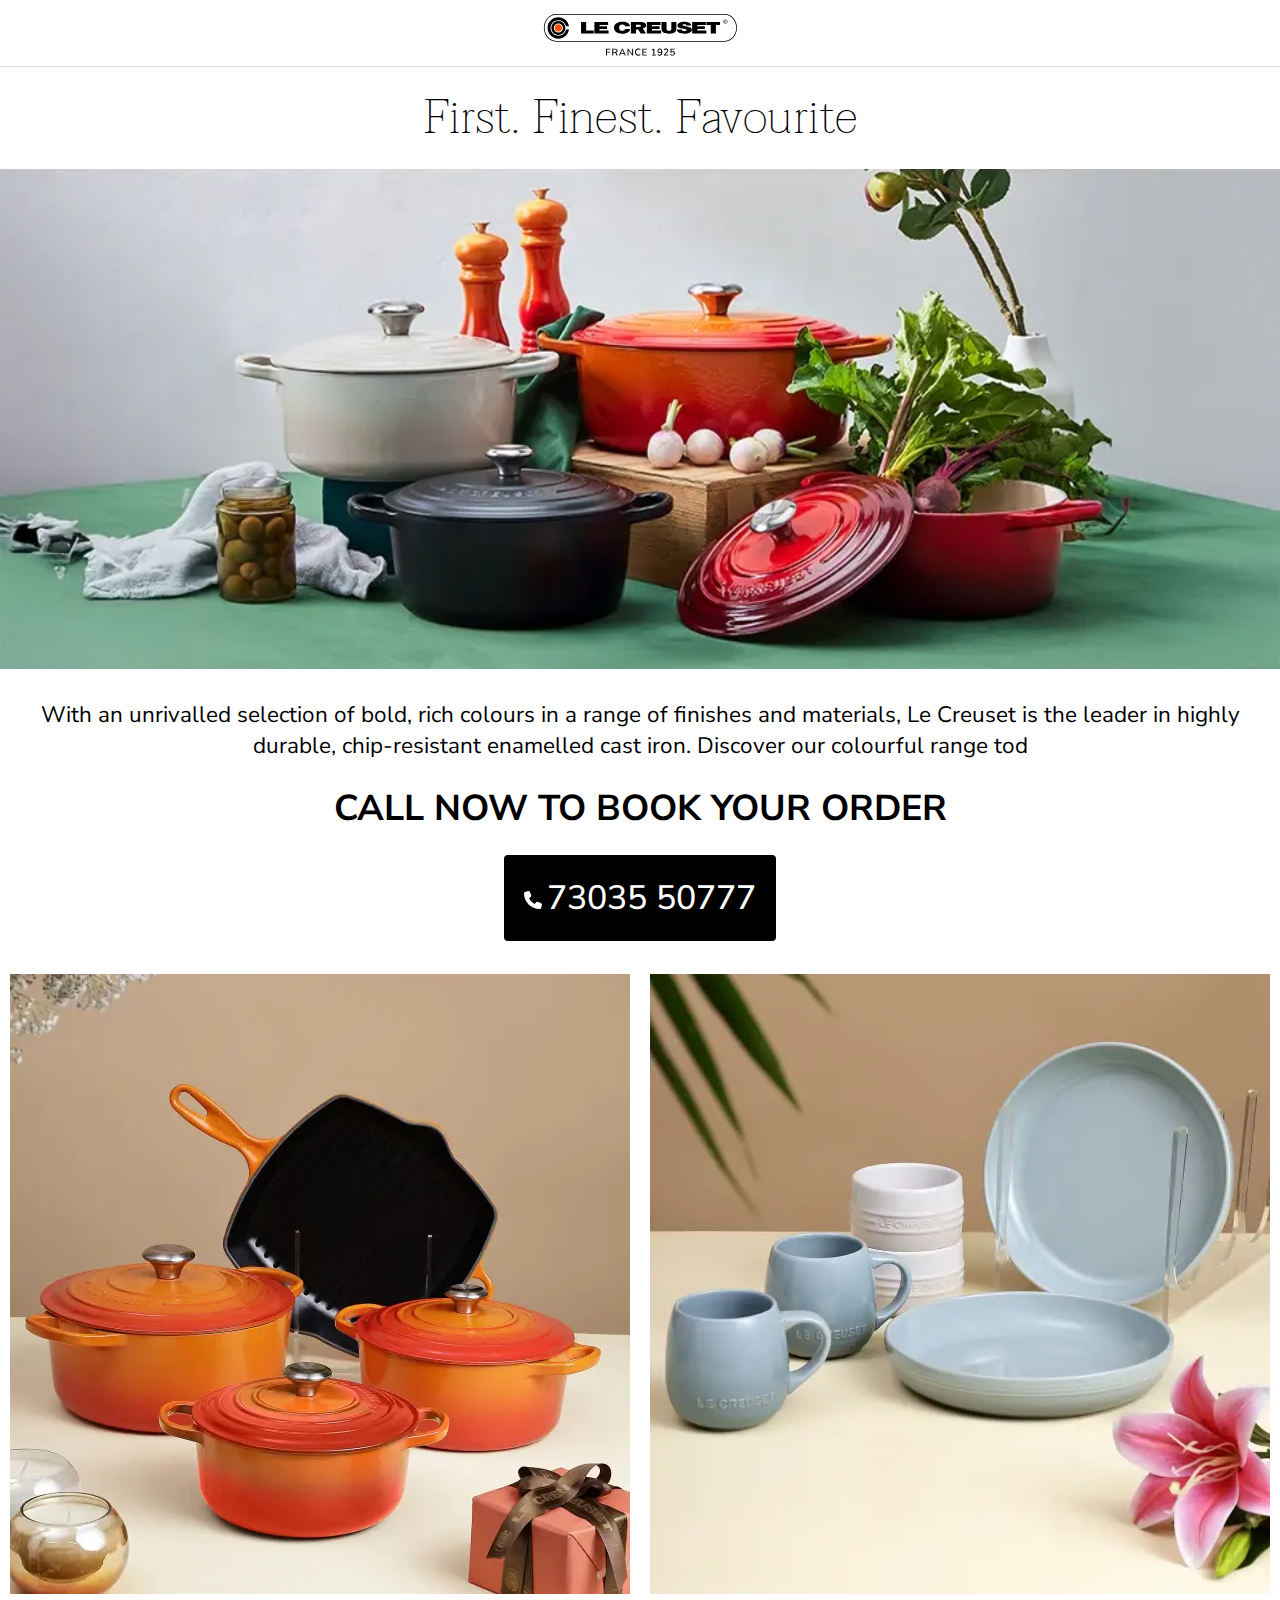
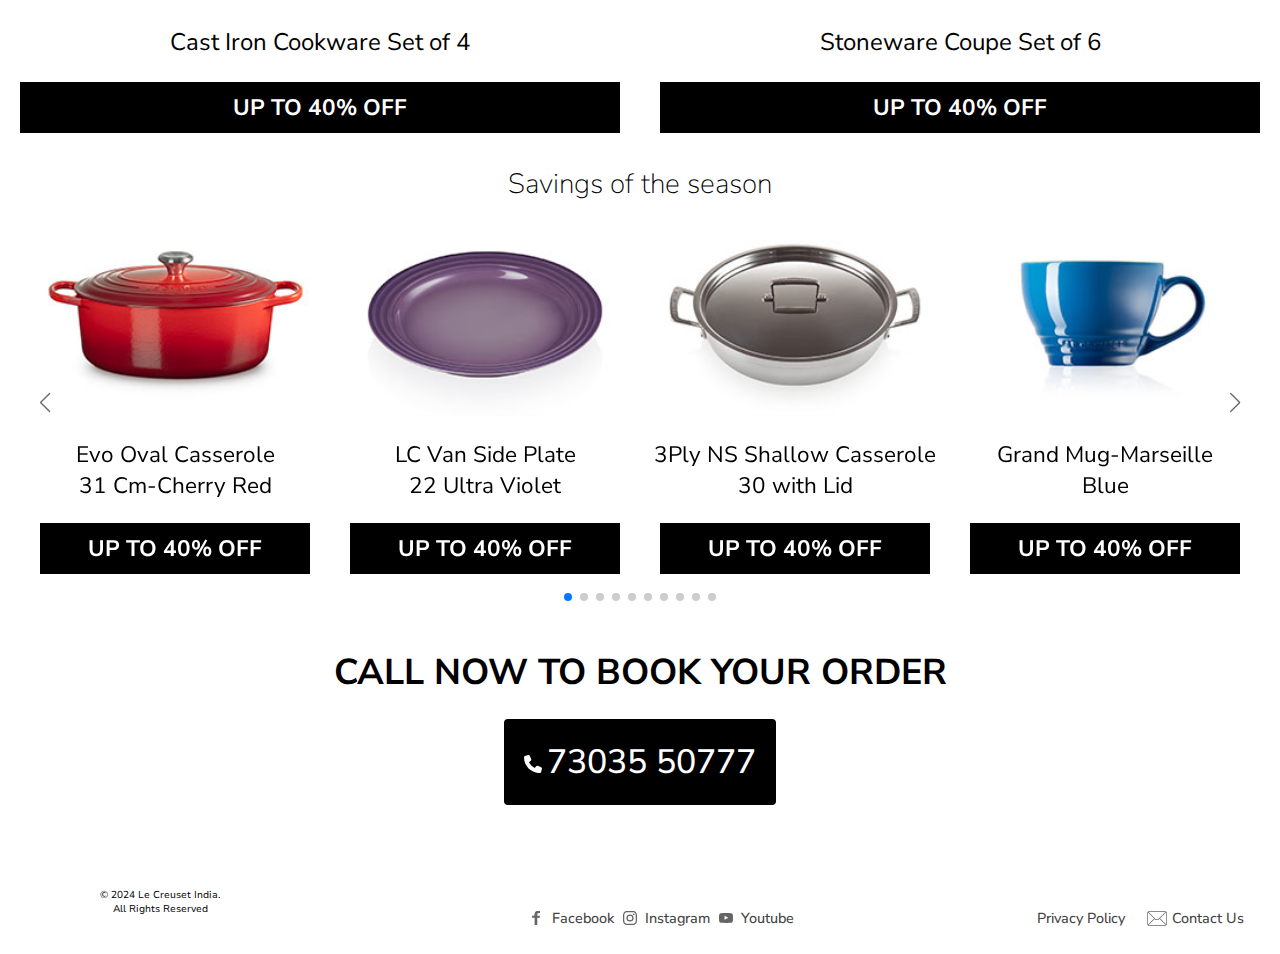
<file: lp-summer2024.html>
<!DOCTYPE HTML>
<html lang="en">
	<head>
		<meta charset="utf-8" />
		<meta name="robots" content="noindex">

		<!-- Google Tag Manager -->
		<script>(function(w,d,s,l,i){w[l]=w[l]||[];w[l].push({'gtm.start':
		new Date().getTime(),event:'gtm.js'});var f=d.getElementsByTagName(s)[0],
		j=d.createElement(s),dl=l!='dataLayer'?'&l='+l:'';j.async=true;j.src=
		'https://www.googletagmanager.com/gtm.js?id='+i+dl;f.parentNode.insertBefore(j,f);
		})(window,document,'script','dataLayer','GTM-5T8G628H');</script>
		<!-- End Google Tag Manager -->

		<link href='https://fonts.googleapis.com/css?family=Nunito Sans' rel='stylesheet'>
		<link href='https://fonts.googleapis.com/css?family=Taviraj' rel='stylesheet'>

    	<meta http-equiv="X-UA-Compatible" content="IE=edge" />
		<meta name="viewport" content="width=device-width, initial-scale=1, user-scalable=yes">

		<title>Le Creuset Colourful Black Friday | Le Creuset India</title>
		<meta name="description" content="Discover our Colourful Offers this Black Friday. Browse our best savings of the year, available for a limited time only." />
		<meta name="keywords" content="cast iron, stainless, cookware, pots, pans, kitchen tools" />

		<meta property="og:url" content="https://www.lecreuset.in/lp-summer2024.html" />
		<meta property="og:image" content="https://www.lecreuset.in/img/202411/Black-friday.webp" />
		<meta property="og:title" content="Le Creuset Colourful Black Friday | Le Creuset India" />
		<meta property="og:description" content="Discover our Colourful Offers this Black Friday. Browse our best savings of the year, available for a limited time only." />
		
		<link rel="stylesheet" href="style/style.css" />
        <link rel="stylesheet" href="https://cdn.jsdelivr.net/npm/swiper/swiper-bundle.min.css" />

		<!-- favicons -->
		<link rel="icon" type="image/png" href="https://www.lecreuset.in/img/favicons/android-chrome-192.png" sizes="192x192" />
		<link rel="icon" type="image/png" href="https://www.lecreuset.in/img/favicons/favicon-16x16.png" sizes="16x16" />
		<link rel="icon" href="https://www.lecreuset.in/img/favicons/favicon.ico" />
		<link rel="shortcut icon" href="https://www.lecreuset.in/img/favicons/favicon.ico" />

		<!-- seo -->
		<link rel="icon" type="image/x-icon" href="https://www.lecreuset.in/img/favicons/favicon.ico" />
		<link rel="icon" type="image/png" sizes="192x192" href="https://www.lecreuset.in/img/favicons/android-chrome-192.png" />
		<link rel="icon" type="image/vnd.microsoft.icon" href="https://www.lecreuset.in/img/favicons/favicon.ico" />
		<link rel="shortcut icon" type="image/vnd.microsoft.icon" href="https://www.lecreuset.in/img/favicons/favicon.ico" />
		<link rel="apple-touch-icon" sizes="192x192" href="https://www.lecreuset.in/img/favicons/android-chrome-192.png" />
		<link rel="manifest" href="https://www.lecreuset.in/img/favicons/manifest.json" />

		<!-- Meta Pixel Code -->
		<script>
		!function(f,b,e,v,n,t,s)
		{if(f.fbq)return;n=f.fbq=function(){n.callMethod?
		n.callMethod.apply(n,arguments):n.queue.push(arguments)};
		if(!f._fbq)f._fbq=n;n.push=n;n.loaded=!0;n.version='2.0';
		n.queue=[];t=b.createElement(e);t.async=!0;
		t.src=v;s=b.getElementsByTagName(e)[0];
		s.parentNode.insertBefore(t,s)}(window, document,'script',
		'https://connect.facebook.net/en_US/fbevents.js');
		fbq('init', '260814913719515');
		fbq('track', 'PageView');
		</script>
		<noscript><img height="1" width="1" style="display:none"
		src="https://www.facebook.com/tr?id=260814913719515&ev=PageView&noscript=1"
		/></noscript>
		<!-- End Meta Pixel Code -->
	</head>
	<body>

	<!-- Google Tag Manager (noscript) -->
	<noscript><iframe src="https://www.googletagmanager.com/ns.html?id=GTM-5T8G628H"
	height="0" width="0" style="display:none;visibility:hidden"></iframe></noscript>
	<!-- End Google Tag Manager (noscript) -->

	<header>
		<a href="/"><img src="img/common/logo.svg" class="logo" alt="Le Creuset"></a>
	</header>

	<section class="container top-banner">
		<h1 class="slogan text-center">First. Finest. Favourite</h1>
		<div class="row">			
			<img class="full-w" src="img/202412/202412-banner.webp" alt="Le Creuset Winter Sale">
			<p class="text-center text-paragraph">With an unrivalled selection of bold, rich colours in a range of finishes and materials, Le Creuset is the leader in highly durable, chip-resistant enamelled cast iron. Discover our colourful range tod</p>
		</div>
	</section>

	<section class="main">		
		<div>
			<div class="text-center">
				<p class="call-now-text">CALL NOW TO BOOK YOUR ORDER</p>
				<p>
					<a href="tel:73035 50777" aria-label="Call 73035 50777" class="button call-now-phone">
					<img src="img/common/phone-ico-lg.svg" alt="Call 73035 50777" class="phone-icon">73035 50777</a>
				</p>
			</div>
		</div>
	
		<div class="row">
			<div class="column">
				<img src="img/202408/middle/le-creuset-0047-620x620.webp" alt="Cast Iron Cookware Set of 4" width="100%">
				<p class="title text-center">Cast Iron Cookware Set of 4</p>
				<p class="on-ward">UP TO 40% OFF</p>
			</div>
			<div class="column">
				<img src="img/202408/middle/le-creuset-0077-620x620.webp" alt="Stoneware Coupe Set of 6" width="100%">
				<p class="title text-center">Stoneware Coupe Set of 6</p>
				<p class="on-ward">UP TO 40% OFF</p>
			</div>
		</div>

		<div class="onecolumn">
			<h2 class="text-center">Savings of the season</h2>
			
			<div class="slider mySwiper">
				<div class="image-items swiper-wrapper">
					<div class="image swiper-slide"><img src="img/lp/summer2024/carousel/1.jpg"
							alt="Evo Oval Casserole 31 Cm-Cherry Red">
						<p class="subtitle">Evo Oval Casserole<br>31 Cm-Cherry Red</p>
						<p
							style="text-align:center;background-color:#000000;font-weight: bold;color:#FFFFFF; padding-top:10px; padding-bottom:10px; margin-left:10px; margin-right:10px;">
							UP TO 40% OFF</p>
					</div>
					<div class="image swiper-slide"><img src="img/lp/summer2024/carousel/3.jpg"
							alt="LC Van Side Plate 22 Ultra Violet">
						<p class="subtitle">LC Van Side Plate<br>22 Ultra Violet</p>
						<p
							style="text-align:center;background-color:#000000;font-weight: bold;color:#FFFFFF; padding-top:10px; padding-bottom:10px; margin-left:10px; margin-right:10px;">
							UP TO 40% OFF</p>
					</div>
					<div class="image swiper-slide"><img src="img/lp/summer2024/carousel/4.jpg"
							alt="3Ply NS Shallow Casserole 30 with Lid">
						<p class="subtitle">3Ply NS Shallow Casserole<br>30 with Lid</p>
						<p
							style="text-align:center;background-color:#000000;font-weight: bold;color:#FFFFFF; padding-top:10px; padding-bottom:10px; margin-left:10px; margin-right:10px;">
							UP TO 40% OFF</p>
					</div>
					<div class="image swiper-slide"><img src="img/lp/summer2024/carousel/8.jpg" alt="Grand Mug-Marseille Blue">
						<p class="subtitle">Grand Mug-Marseille<br>Blue</p>
						<p
							style="text-align:center;background-color:#000000;font-weight: bold;color:#FFFFFF; padding-top:10px; padding-bottom:10px; margin-left:10px; margin-right:10px;">
							UP TO 40% OFF</p>
					</div>
					<div class="image swiper-slide"><img src="img/lp/summer2024/carousel/2.jpg"
							alt="Evo Frying Pan 28 Cm-Cherry Red">
						<p class="subtitle">Evo Frying Pan<br>28 Cm-Cherry Rede</p>
						<p
							style="text-align:center;background-color:#000000;font-weight: bold;color:#FFFFFF; padding-top:10px; padding-bottom:10px; margin-left:10px; margin-right:10px;">
							UP TO 40% OFF</p>
					</div>
					<div class="image swiper-slide"><img src="img/lp/summer2024/carousel/5.jpg" alt="SS Hydration Bottle Flint">
						<p class="subtitle">SS Hydration Bottle<br>Flint</p>
						<p
							style="text-align:center;background-color:#000000;font-weight: bold;color:#FFFFFF; padding-top:10px; padding-bottom:10px; margin-left:10px; margin-right:10px;">
							UP TO 40% OFF</p>
					</div>
					<div class="image swiper-slide"><img src="img/lp/summer2024/carousel/10.jpg"
							alt="Coffee Pot & Press-Chiffon Pink">
						<p class="subtitle">Coffee Pot & Press-Chiffon<br>Pink</p>
						<p
							style="text-align:center;background-color:#000000;font-weight: bold;color:#FFFFFF; padding-top:10px; padding-bottom:10px; margin-left:10px; margin-right:10px;">
							UP TO 40% OFF</p>
					</div>
					<div class="image swiper-slide"><img src="img/lp/summer2024/carousel/6.jpg"
							alt="Evo Bouillabaisse Pot 32 Cm-Satin Black">
						<p class="subtitle">Evo Bouillabaisse Pot<br>32 Cm-Satin Black</p>
						<p
							style="text-align:center;background-color:#000000;font-weight: bold;color:#FFFFFF; padding-top:10px; padding-bottom:10px; margin-left:10px; margin-right:10px;">
							UP TO 40% OFF</p>
					</div>
					<div class="image swiper-slide"><img src="img/lp/summer2024/carousel/9.jpg"
							alt=" Van Pasta Bowl 22- Marseille Blue">
						<p class="subtitle"> Van Pasta Bowl<br>22- Marseille Blue</p>
						<p
							style="text-align:center;background-color:#000000;font-weight: bold;color:#FFFFFF; padding-top:10px; padding-bottom:10px; margin-left:10px; margin-right:10px;">
							UP TO 40% OFF</p>
					</div>
					<div class="image swiper-slide"><img src="img/lp/summer2024/carousel/7.jpg"
							alt="Evo Deep Skillet 26 Cm- Mist Grey">
						<p class="subtitle">Evo Deep Skillet<br>26 Cm- Mist Grey</p>
						<p
							style="text-align:center;background-color:#000000;font-weight: bold;color:#FFFFFF; padding-top:10px; padding-bottom:10px; margin-left:10px; margin-right:10px;">
							UP TO 40% OFF</p>
					</div>
			
			
				</div>
				<div class="swiper-button-next arrowButton right"></div>
				<div class="swiper-button-prev arrowButton left"></div>

				<div class="swiper-pagination"></div>
			</div>

		<div class="onecolumn text-center">
			<br />
			<p class="call-now-text">CALL NOW TO BOOK YOUR ORDER</p>
			<p>
				<a href="tel:73035 50777" aria-label="Call 73035 50777" class="button call-now-phone">
				<img src="img/common/phone-ico-lg.svg" alt="Call 73035 50777" class="phone-icon">73035 50777</a>
			</p>
		</div>
	</div>

	<div class="footer">
		<div class="footer-table">
  			<div class="footer-table-left">
			<p class="copy">© 2024 Le Creuset India. <br>All Rights Reserved</p>
			</div>
  			<div class="footer-table-mid">
				<ul class="social">
					<li class="facebook"><a href="https://www.facebook.com/lecreusetind/" target="_blank">Facebook</a></li>
					<li class="instagram"><a href="https://instagram.com/lecreusetind/" target="_blank">Instagram</a></li>
					<li class="youtube"><a href="https://www.youtube.com/@lecreusetindia" target="_blank">Youtube</a></li>
				</ul>  
			</div>
  			<div class="footer-table-right">
				<ul class="social">
					<li><a href="/privacy-policy.html">Privacy Policy</a>&nbsp;&nbsp;&nbsp;&nbsp;</li>
					<li class="contact"><a href="mailto:info.in@lecreuset.com">Contact Us</a></li>
				</ul>  
			</div>
		</div>
	</div>
	
	</section>
      <!-- Swiper JS -->
      <script src="https://cdn.jsdelivr.net/npm/swiper/swiper-bundle.min.js"></script>
  
      <!-- Initialize Swiper -->
      <script>
        var swiper = new Swiper(".mySwiper", {
          slidesPerGroup: 1,
          loop: true,
          fade: true,
          grabCursor: true,
          loopFillGroupWithBlank: true,
          navigation: {
            nextEl: ".swiper-button-next",
            prevEl: ".swiper-button-prev",
          },
		  pagination: {
				el: ".swiper-pagination",
			},
          breakpoints: {
            500: {
              slidesPerView: 2,
              spaceBetween: 10
            },
            868: {
              slidesPerView: 3,
              spaceBetween: 10
            },
            1000: {
              slidesPerView: 4,
              spaceBetween: 10
            },
            1250: {
              slidesPerView: 4,
              spaceBetween: 0
            }
          }
        });
      </script>
	</body>
</html>
</file>
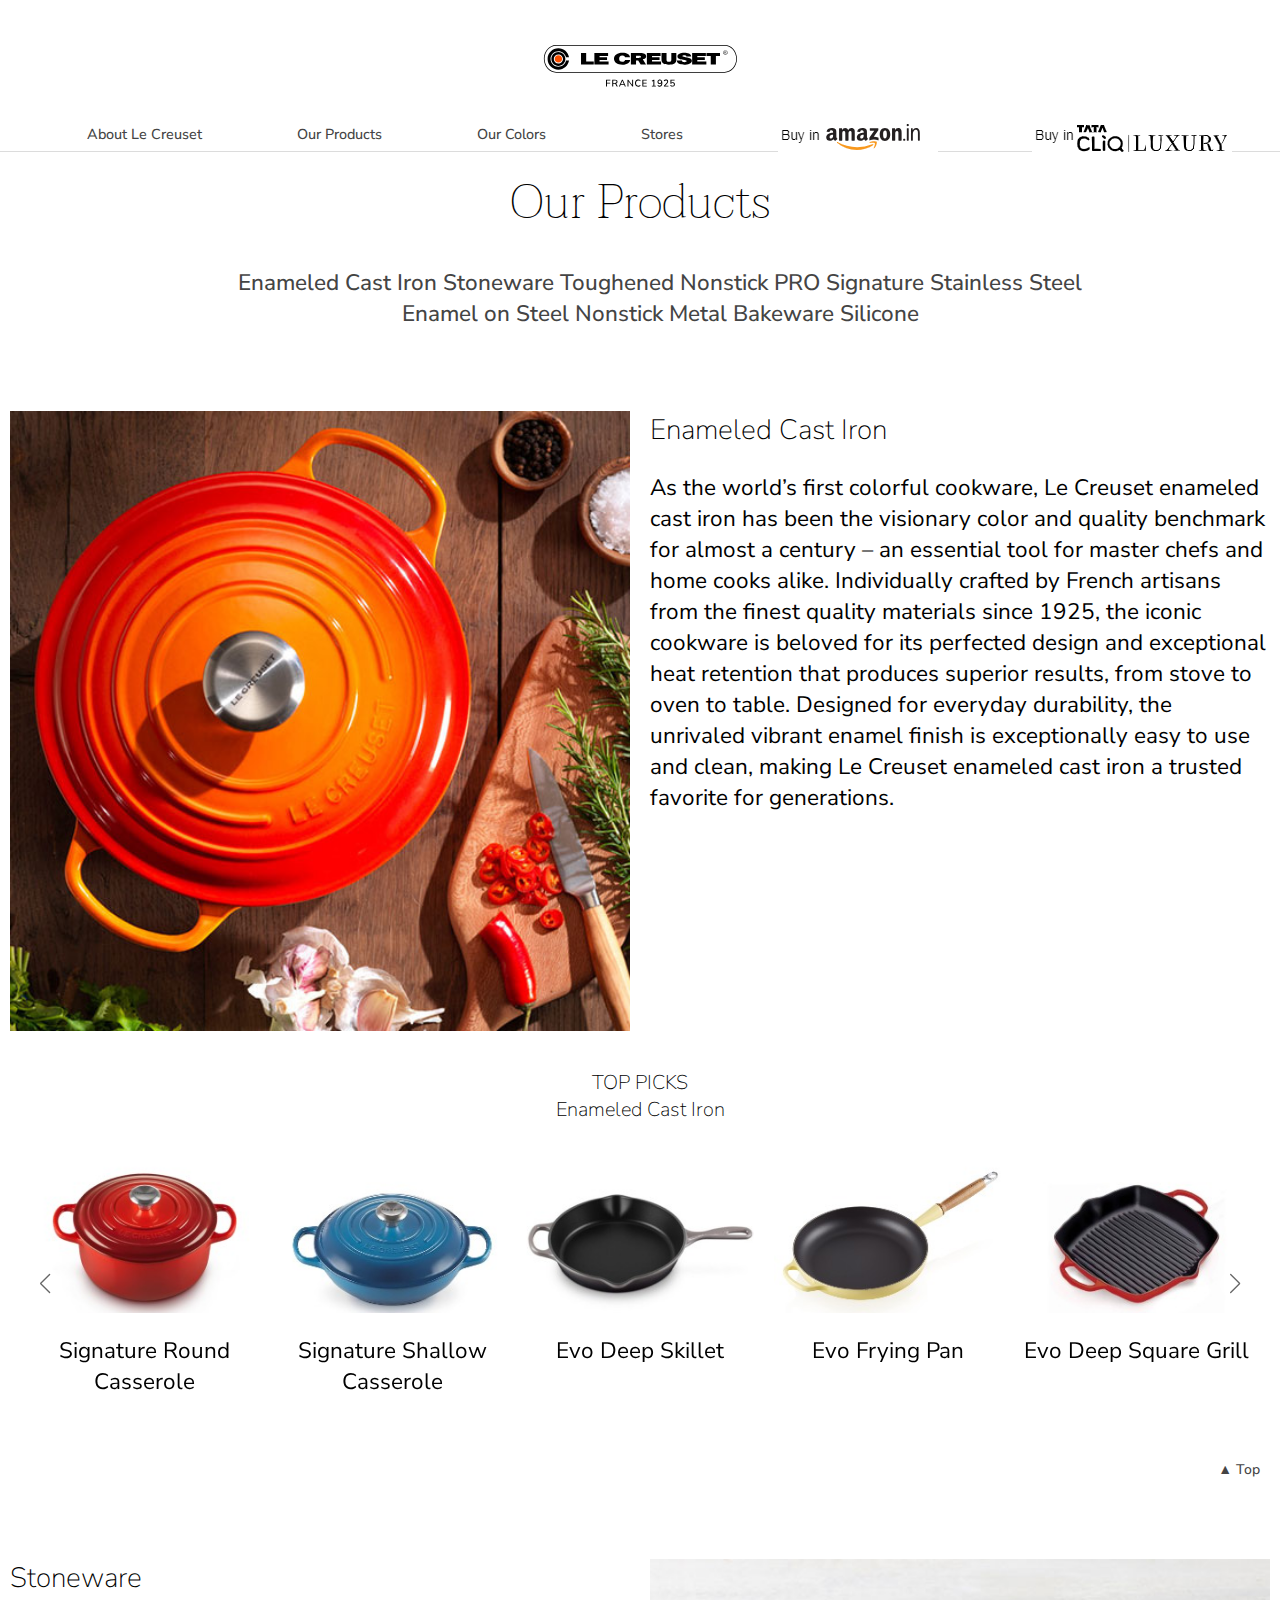
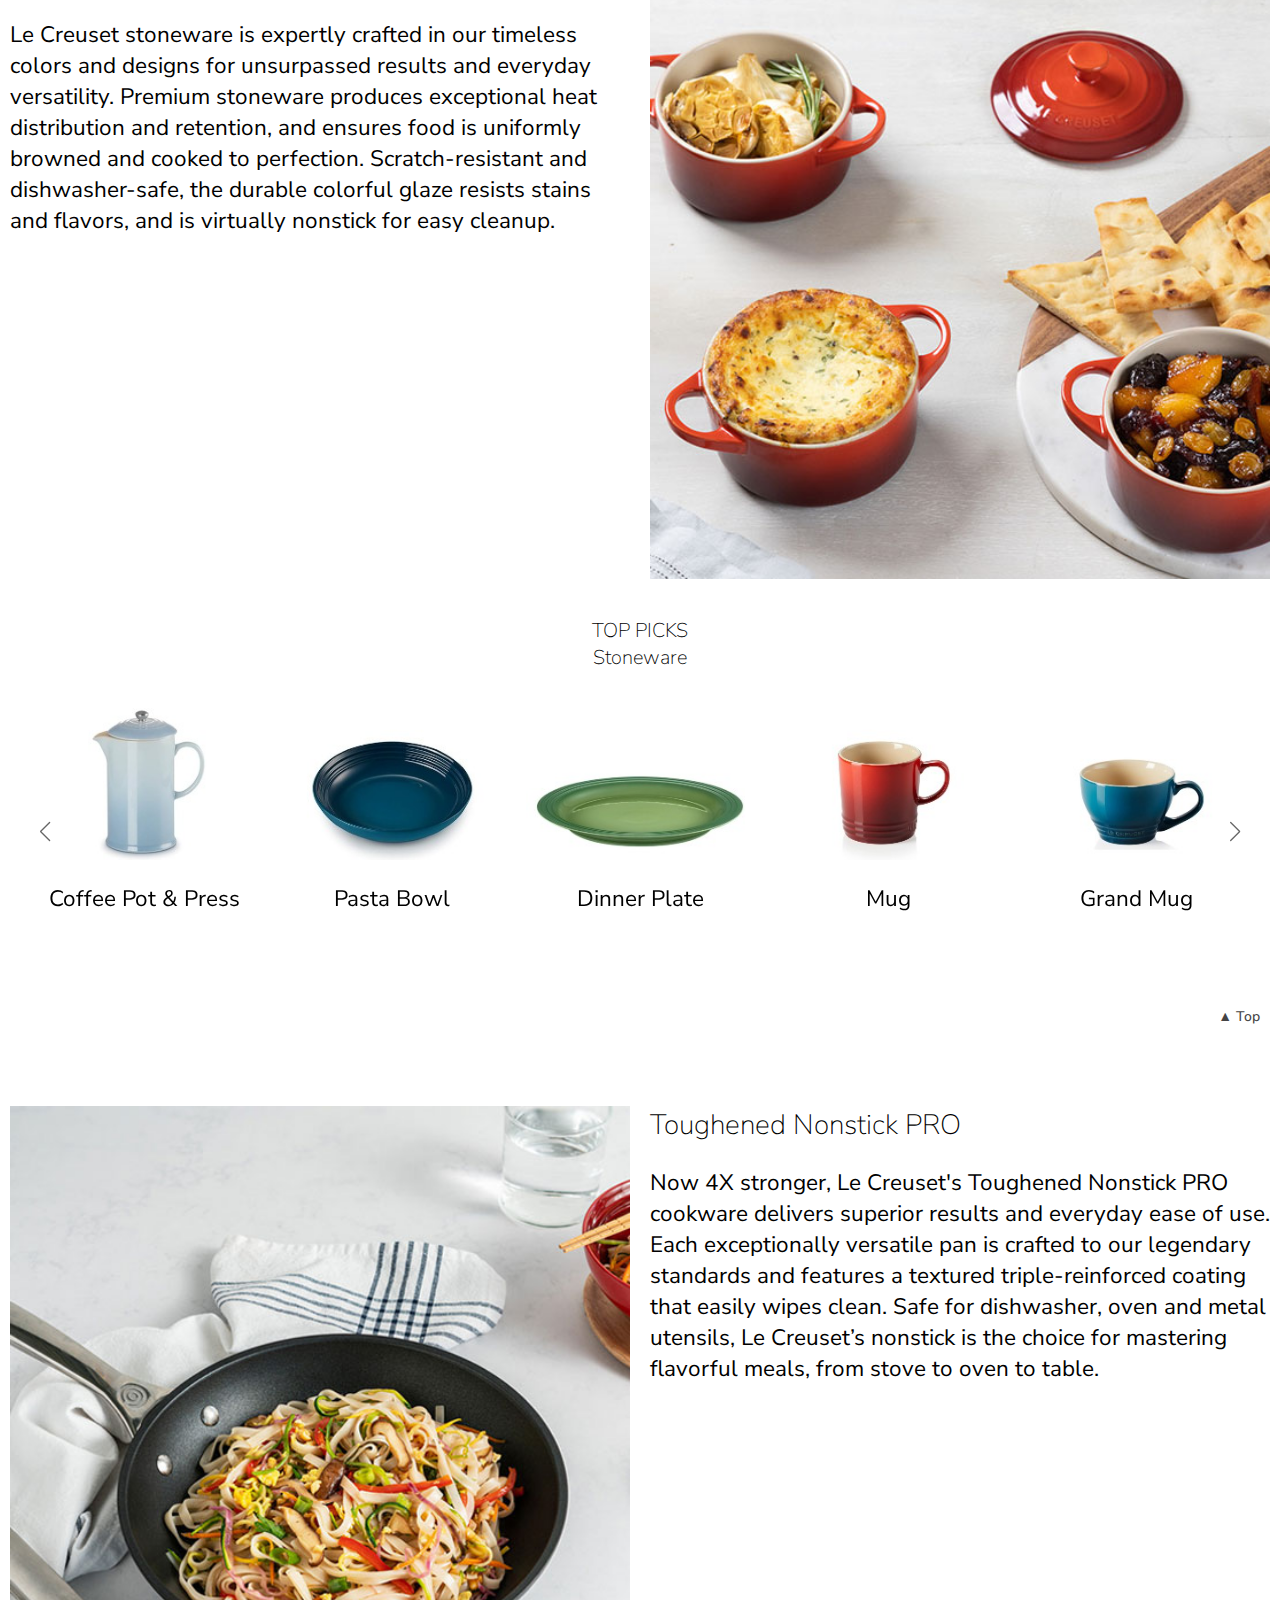
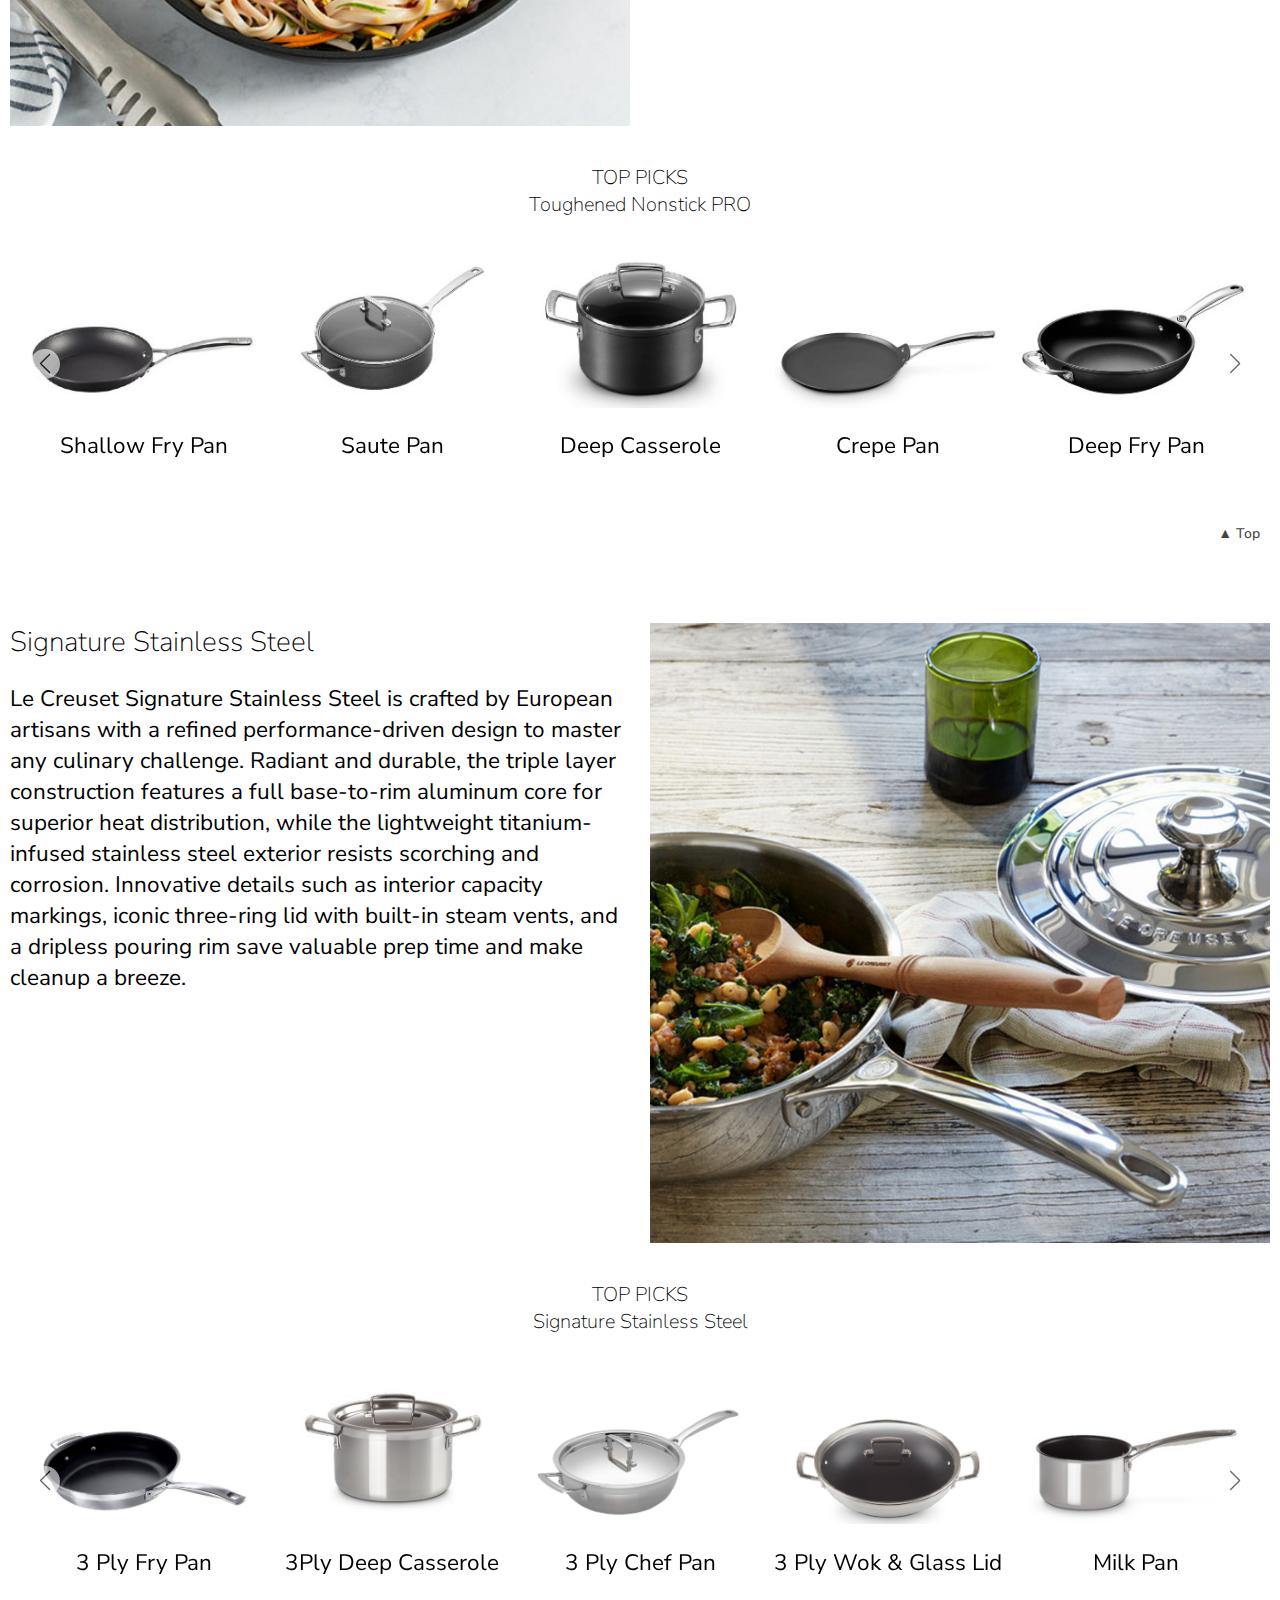
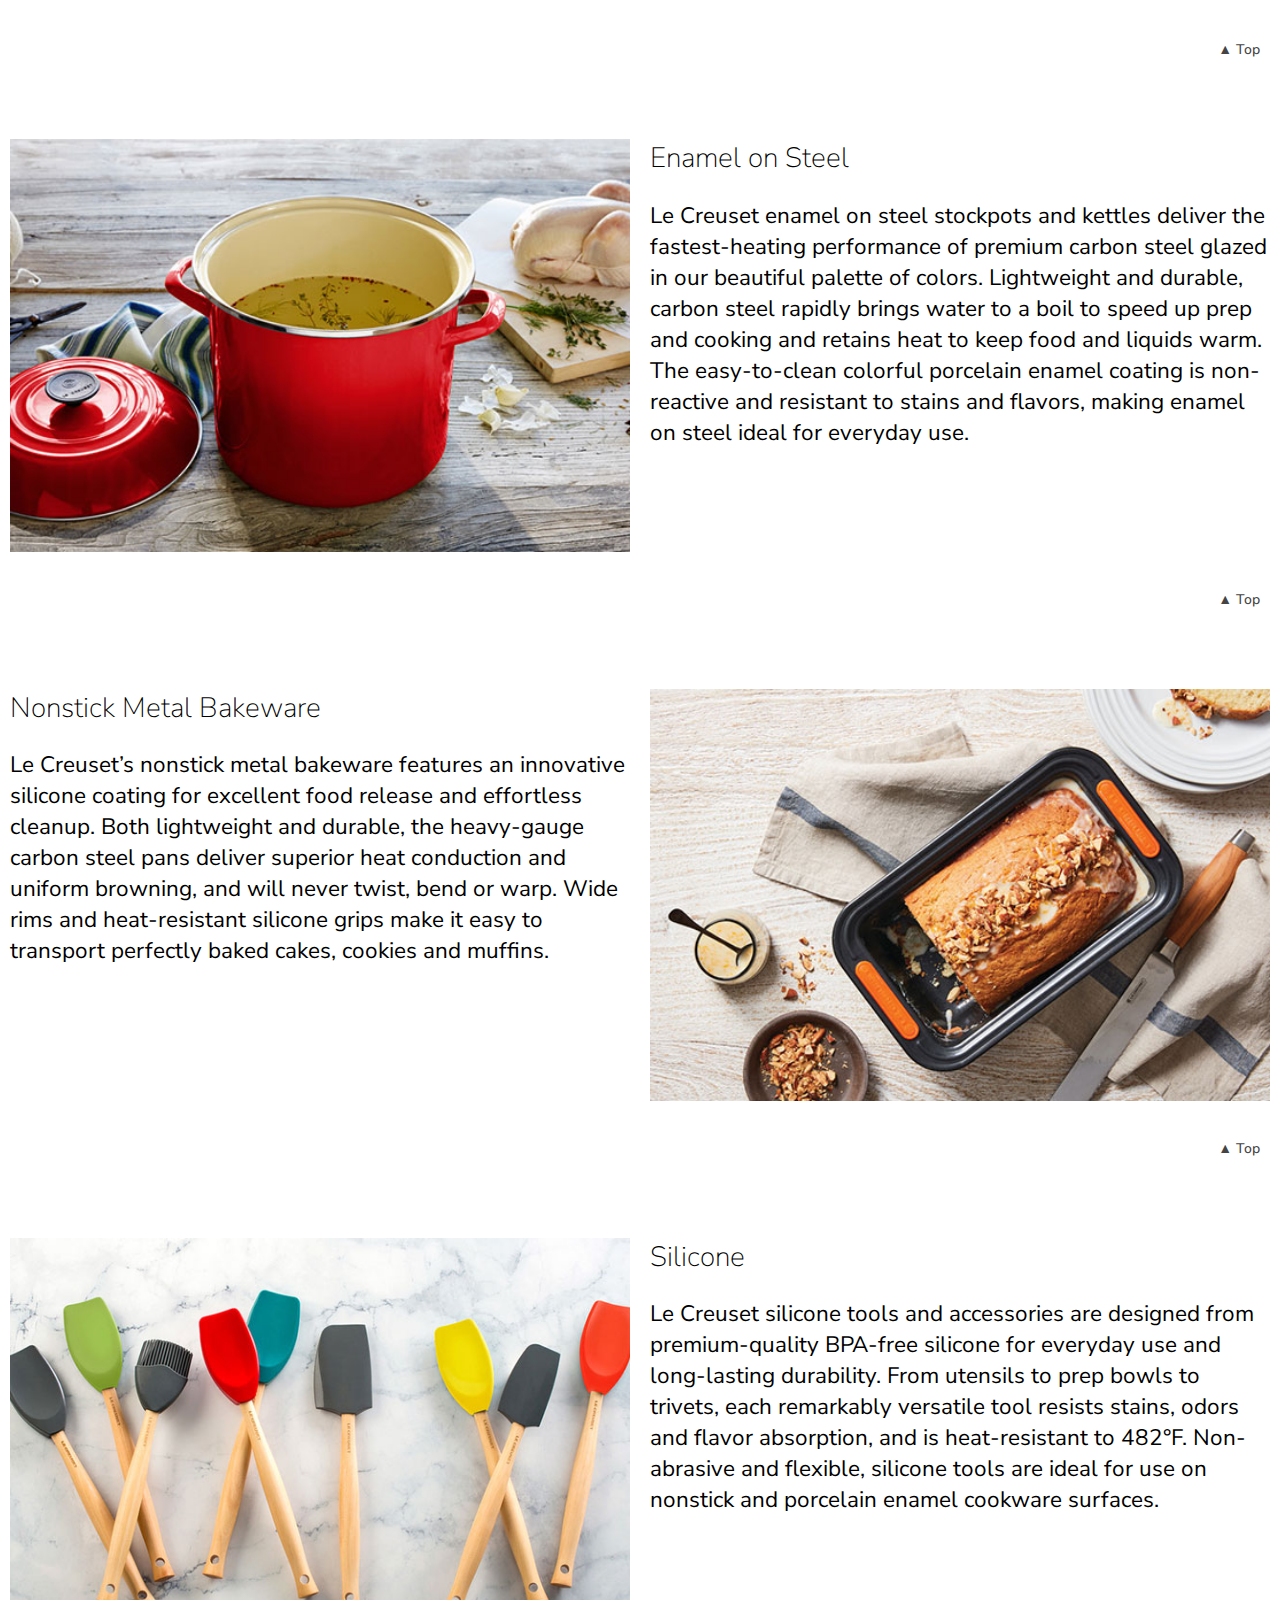
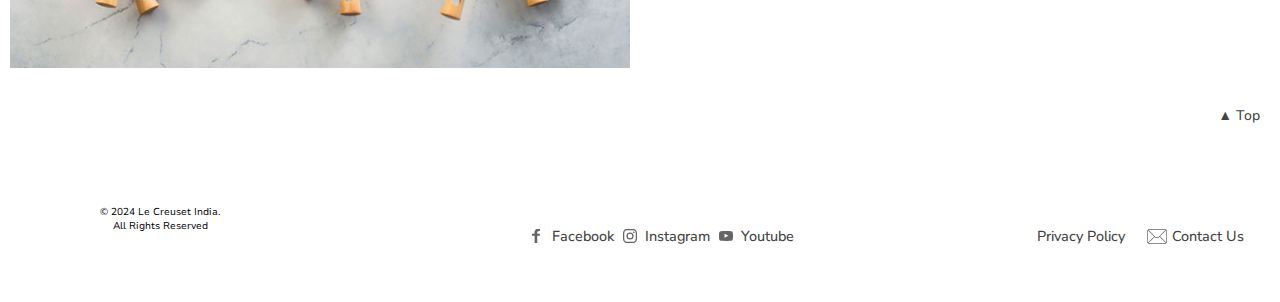
<file: materials.html>
<!DOCTYPE HTML>
<html lang="en">
	<head>

		<!-- Google Tag Manager -->
		<script>(function(w,d,s,l,i){w[l]=w[l]||[];w[l].push({'gtm.start':
		new Date().getTime(),event:'gtm.js'});var f=d.getElementsByTagName(s)[0],
		j=d.createElement(s),dl=l!='dataLayer'?'&l='+l:'';j.async=true;j.src=
		'https://www.googletagmanager.com/gtm.js?id='+i+dl;f.parentNode.insertBefore(j,f);
		})(window,document,'script','dataLayer','GTM-5T8G628H');</script>
		<!-- End Google Tag Manager -->

		<link href='https://fonts.googleapis.com/css?family=Nunito Sans' rel='stylesheet'>
		<link href='https://fonts.googleapis.com/css?family=Taviraj' rel='stylesheet'>

		<meta http-equiv="X-UA-Compatible" content="IE=edge" />
		<meta name="viewport" content="width=device-width, initial-scale=1, user-scalable=no">

		<title>Our Products | Le Creuset India</title>
		<meta name="description" content="Browse Le Creuset cast iron classics and modern kitchen essentials: cooking &amp; dining sets, utensils and perfect gifts." />
		<meta name="keywords" content="cast iron, stainless, cookware, pots, pans, kitchen tools" />

		<meta property="og:url" content="https://www.lecreuset.com/" />
		<meta property="og:title" content="Le Creuset India | Browse our products" />
		<meta property="og:description" content="Browse Le Creuset cast iron classics and modern kitchen essentials: cooking &amp; dining sets, utensils and perfect gifts." />

        	<meta charset="utf-8" />

        	<link rel="stylesheet" href="style/style.css" />
        	<link rel="stylesheet" href="https://cdn.jsdelivr.net/npm/swiper/swiper-bundle.min.css" />

		<!-- favicons -->
		<link rel="icon" type="image/png" href="https://www.lecreuset.in/img/favicons/android-chrome-192.png" sizes="192x192" />
		<link rel="icon" type="image/png" href="https://www.lecreuset.in/img/favicons/favicon-16x16.png" sizes="16x16" />
		<link rel="icon" href="https://www.lecreuset.in/img/favicons/favicon.ico" />
		<link rel="shortcut icon" href="https://www.lecreuset.in/img/favicons/favicon.ico" />

		<!-- seo -->
		<link rel="icon" type="image/x-icon" href="https://www.lecreuset.in/img/favicons/favicon.ico" />
		<link rel="icon" type="image/png" sizes="192x192" href="https://www.lecreuset.in/img/favicons/android-chrome-192.png" />
		<link rel="icon" type="image/vnd.microsoft.icon" href="https://www.lecreuset.in/img/favicons/favicon.ico" />
		<link rel="shortcut icon" type="image/vnd.microsoft.icon" href="https://www.lecreuset.in/img/favicons/favicon.ico" />
		<link rel="apple-touch-icon" sizes="192x192" href="https://www.lecreuset.in/img/favicons/android-chrome-192.png" />
		<link rel="manifest" href="https://www.lecreuset.in/img/favicons/manifest.json" />

		<!-- Meta Pixel Code -->
		<script>
		!function(f,b,e,v,n,t,s)
		{if(f.fbq)return;n=f.fbq=function(){n.callMethod?
		n.callMethod.apply(n,arguments):n.queue.push(arguments)};
		if(!f._fbq)f._fbq=n;n.push=n;n.loaded=!0;n.version='2.0';
		n.queue=[];t=b.createElement(e);t.async=!0;
		t.src=v;s=b.getElementsByTagName(e)[0];
		s.parentNode.insertBefore(t,s)}(window, document,'script',
		'https://connect.facebook.net/en_US/fbevents.js');
		fbq('init', '260814913719515');
		fbq('track', 'PageView');
		</script>
		<noscript><img height="1" width="1" style="display:none"
		src="https://www.facebook.com/tr?id=260814913719515&ev=PageView&noscript=1"
		/></noscript>
		<!-- End Meta Pixel Code -->

	</head>

	<body>

<!-- Google Tag Manager (noscript) -->
<noscript><iframe src="https://www.googletagmanager.com/ns.html?id=GTM-5T8G628H"
height="0" width="0" style="display:none;visibility:hidden"></iframe></noscript>
<!-- End Google Tag Manager (noscript) -->

	<header>
    		<nav class="navbar">
      			<div class="navbar-container container">
          		<input type="checkbox" name="" id="">
          			<div class="hamburger-lines">
             				<span class="line line1"></span>
             				<span class="line line2"></span>
              				<span class="line line3"></span>
        			</div>
 				<div><a class="header-logo" href="index.html"><img src="img/common/logo.svg" class="logo" alt="Le Creuset"></a>
				</div>
           
          			<ul class="menu-items">
					<li><a href="about.html">About Le Creuset</a></li>
					<li><a href="materials.html">Our Products</a></li>
					<li><a href="colors.html">Our Colors</a></li>
					<li><a href="stores.html">Stores</a></li>
					<li><a href="https://www.amazon.in/stores/LeCreuset/page/F7A65307-298A-40A0-81F6-36A8A260AD95" target="blank"><img src="img/common/Amazon-logo.png" class="img-responsive">
    <img src="img/common/Amazon-logo-mobile.png" class="img-responsive mobile"></a></li>
					<li><a href="https://luxury.tatacliq.com/luxury/c-LSH1?page=0&q=:relevance:category:LSH14:brand:MBH21B11789&isSortFlow=false" target="blank"><img src="img/common/Tata-logo.png" class="img-responsive"><img src="img/common/Tata-logo-mobile.png" class="img-responsive mobile"></a></li>
          			</ul>
      			</div>
  		</nav>
	</header>

	<section class="main">

	<h1>Our Products</h1>
	
	<section class="inpage-nav">
	<ul>
		<li><a href="#CI">Enameled Cast Iron</a></li>
		<li><a href="#SW">Stoneware</a></li>
		<li><a href="#TNS">Toughened Nonstick PRO</a></li>
		<li><a href="#SS">Signature Stainless Steel</a></li>
		<li><a href="#EOS">Enamel on Steel</a></li>
		<li><a href="#BW">Nonstick Metal Bakeware</a></li>
		<li><a href="#SL">Silicone</a></li>
	</ul>
	</section>


  	<div class="row" style="padding-top:50px;" id="CI">
  		<div class="column">
		<img src="img/materials/main-CI.jpg" alt="enameled cast iron" style="width: 100%;">
		</div>
  		<div class="column">
    		<h2>Enameled Cast Iron</h2>
		<p>As the world’s first colorful cookware, Le Creuset enameled cast iron has been the visionary color and quality benchmark for almost a century – an essential tool for master chefs and home cooks alike. Individually crafted by French artisans from the finest quality materials since 1925, the iconic cookware is beloved for its perfected design and exceptional heat retention that produces superior results, from stove to oven to table. Designed for everyday durability, the unrivaled vibrant enamel finish is exceptionally easy to use and clean, making Le Creuset enameled cast iron a trusted favorite for generations.</p>
  		</div>
	</div>

	<div>
	<p class="picks">TOP PICKS<br>
	Enameled Cast Iron</p>
	</div>

	<div class="slider mySwiper">
		<div class="image-items swiper-wrapper">
			<div class="image swiper-slide"><img src="img/materials/ci-carousel1.jpg" onclick="document.getElementById('CI01').style.display='block'" alt="Signature Round Casserole"><p class="subtitle"><text onclick="document.getElementById('CI01').style.display='block'">Signature Round Casserole</text></div>
                  	<div class="image swiper-slide"><img src="img/materials/ci-carousel2.jpg" onclick="document.getElementById('CI02').style.display='block'" alt="Signature Shallow Casserole"><p class="subtitle">Signature Shallow Casserole</p></div>
                  	<div class="image swiper-slide"><img src="img/materials/ci-carousel3.jpg" onclick="document.getElementById('CI03').style.display='block'" alt="Evo Deep Skillet"><p class="subtitle">Evo Deep Skillet</p></div>
                  	<div class="image swiper-slide"><img src="img/materials/ci-carousel4.jpg" onclick="document.getElementById('CI04').style.display='block'" alt="Evo Frying Pan"><p class="subtitle">Evo Frying Pan</p></div>
                  	<div class="image swiper-slide"><img src="img/materials/ci-carousel5.jpg" onclick="document.getElementById('CI05').style.display='block'" alt="Evo Deep Square Grill"><p class="subtitle">Evo Deep Square Grill</p></div>
                   	<div class="image swiper-slide"><img src="img/materials/ci-carousel6.jpg" onclick="document.getElementById('CI06').style.display='block'" alt="Tagine"><p class="subtitle">Tagine</p></div>
                  	<div class="image swiper-slide"><img src="img/materials/ci-carousel7.jpg" onclick="document.getElementById('CI07').style.display='block'" alt="Balti"><p class="subtitle">Balti</p></div>
                  	<div class="image swiper-slide"><img src="img/materials/ci-carousel8.jpg" onclick="document.getElementById('CI08').style.display='block'" alt="Cast Iron Wok With Glass Lid"><p class="subtitle">Cast Iron Wok With Glass Lid</p></div>
                  	<div class="image swiper-slide"><img src="img/materials/ci-carousel9.jpg" onclick="document.getElementById('CI09').style.display='block'" alt="Evo Oval Casserole"><p class="subtitle">Evo Oval Casserole</p></div>
                  	<div class="image swiper-slide"><img src="img/materials/ci-carousel10.jpg" onclick="document.getElementById('CI10').style.display='block'" alt="Evo Oval Grillit"><p class="subtitle">Evo Oval Grillit</p></div>
                  	<div class="image swiper-slide"><img src="img/materials/ci-carousel11.jpg" onclick="document.getElementById('CI11').style.display='block'" alt="Evo Rectangular Roaster"><p class="subtitle">Evo Rectangular Roaster</p></div>
                  	<div class="image swiper-slide"><img src="img/materials/ci-carousel12.jpg" onclick="document.getElementById('CI12').style.display='block'" alt="Square Grillit"><p class="subtitle">Square Grillit</p></div>
                  	<div class="image swiper-slide"><img src="img/materials/ci-carousel13.jpg" onclick="document.getElementById('CI13').style.display='block'" alt="Shallow Rectangular Grill"><p class="subtitle">Shallow Rectangular Grill</p></div>
                  	<div class="image swiper-slide"><img src="img/materials/ci-carousel14.jpg" onclick="document.getElementById('CI14').style.display='block'" alt="Saucepan"><p class="subtitle">Saucepan</p></div>
             	</div>
              	<div class="swiper-button-next arrowButton right"></div>
              	<div class="swiper-button-prev arrowButton left"></div>
          </div>

	<div class="top"><a href="#top">▲ Top</a></div>

	<!-- CI01 -->
	<div id="CI01" class="modal">
  		<div class="modal-content">
    			<div class="modal-container">
      			<span onclick="document.getElementById('CI01').style.display='none'" class="closebtn">&times;</span>
  				<div class="row" style="padding-top:50px;" id="CI">
  					<div class="column">
					<img src="img/materials/overlay/CI01.png" alt="Signature Round Casserole" style="width: 100%;">
					</div>
  					<div class="column">
    					<h3>Signature Round Casserole</h2>
					<p>The Queen of the kitchen</p>
					<p>A culinary classic, the Le Creuset casserole has been loved by cooks across the world for nearly a century. Perfectly designed for stews, roasts, soups, casseroles and baking, this iconic piece is your one-stop pot for memorable meals with an intense depth of mouth-watering flavour.</p>
					<p><a href="https://www.amazon.in/Creuset-Signature-Cast-Round-Casserole/dp/B00VWMESJO" target="blank" style="text-decoration:none;padding-right:10px;"><img src="img/common/Buy-in-Amazon-button-pc.png" class="img-responsive"><img src="img/common/Buy-in-Amazon-button-pc.png" class="img-responsive mobile"></a><a href="https://luxury.tatacliq.com/le-creuset-cherry-red-iron-22-cm-evo-round-cast-iron-casserole/p-mp000000008469681" target="blank"><img src="img/common/Buy-in-Tata-button-pc.png" class="img-responsive"><img src="img/common/Buy-in-Tata-button-pc.png" class="img-responsive mobile"></a></p>
  					</div>
				</div>
			<ul>
				<li>Stay cool: our heat resistant knob (up to 260°C) is designed for a better grip, even when using oven gloves to lift the lid.</li>
				<li>Quick cleanup: a light enamel interior helps make cleaning easier.</li>
				<li>Handles like a dream: thanks to our large handles, you can easily move from hob to oven to table, even when wearing oven gloves.</li>
				<li>A real workhorse: fit for the oven, hob, induction or under the grill.</li>
				<li>Great tasting food: the cast iron construction retains heat for even cooking and browning. Your delicious creations will also stay warmer at the table for longer.</li>
				<li>Locks in moisture: our tight-fitting lid helps boost moisture and enhances flavour, for perfectly cooked food.</li>
				<li>Easy-grip: its stylish and comfortable handles allow for safe lifting.</li>
				<li>A rainbow of colour: available in an array of colours, our range will inject a pop of vibrant hues in your kitchen.</li>
				<li>Not too hot: cook with a steady, low to medium heat to take care of your cast iron and enjoy delicious results.</li>
				<li>The choice is yours: available in different sizes to suit your kitchen needs.</li>
				<li>Best in class: our products are crafted from the finest materials in facilities around the world, ensuring the quality you expect from Le Creuset.</li>
			</ul>	
    			</div>
 		</div>
	</div>

	<!-- CI02 -->
	<div id="CI02" class="modal">
  		<div class="modal-content">
    			<div class="modal-container">
      			<span onclick="document.getElementById('CI02').style.display='none'" class="closebtn">&times;</span>
  				<div class="row" style="padding-top:50px;" id="CI">
  					<div class="column">
					<img src="img/materials/overlay/CI02.png" alt="Signature Shallow Casserole Casserole" style="width: 100%;">
					</div>
  					<div class="column">
    					<h3>Signature Shallow Casserole</h2>
					<p>Cook yourself happy</p>
					<p>Crafted at our original French foundry, our cast iron pieces are the stuff of culinary legend. This shallow casserole is no exception. The large flat shape and shallow sides make it perfect for browning meat and vegetables, simmering casseroles, stir frying and baking. It enhances caramelisation, for moreish mouthfuls.</p>
					<p><a href="https://www.amazon.in/Creuset-Signature-Cast-Shallow-Casserole/dp/B00YUZ0VDC/" target="blank" style="text-decoration:none;padding-right:10px;"><img src="img/common/Buy-in-Amazon-button-pc.png" class="img-responsive"><img src="img/common/Buy-in-Amazon-button-pc.png" class="img-responsive mobile"></a><a href="https://luxury.tatacliq.com/le-creuset-azure-blue-medium-cast-iron-evo-shallow-casserole---26-cm/p-mp000000019613874" target="blank"><img src="img/common/Buy-in-Tata-button-pc.png" class="img-responsive"><img src="img/common/Buy-in-Tata-button-pc.png" class="img-responsive mobile"></a></p>
  					</div>
				</div>
			<ul>
				<li>Stay cool: our heat resistant knob (up to 260°C) is designed for a better grip, even when using oven gloves to lift the lid.</li>
				<li>Quick cleanup: a light enamel interior helps make cleaning easier.</li>
				<li>Handles like a dream: thanks to our large handles, you can easily move from hob to oven to table, even when wearing oven gloves.</li>
				<li>A real workhorse: fit for the oven, hob, induction or under the grill.</li>
				<li>Great tasting food: the cast iron construction retains heat for even cooking and browning. Your delicious creations will also stay warmer at the table for longer.</li>
				<li>Locks in moisture: our tight-fitting lid helps boost moisture and enhances flavour, for perfectly cooked food.</li>
				<li>Easy-grip: its stylish and comfortable handles allow for safe lifting.</li>
				<li>A rainbow of colour: available in an array of colours, our range will inject a pop of vibrant hues in your kitchen.</li>
				<li>Not too hot: cook with a steady, low to medium heat to take care of your cast iron and enjoy delicious results.</li>
				<li>The choice is yours: available in different sizes to suit your kitchen needs.</li>
				<li>Best in class: our products are crafted from the finest materials in facilities around the world, ensuring the quality you expect from Le Creuset.</li>
			</ul>	
    			</div>
 		</div>
	</div>

	<!-- CI03 -->
	<div id="CI03" class="modal">
  		<div class="modal-content">
    			<div class="modal-container">
      			<span onclick="document.getElementById('CI03').style.display='none'" class="closebtn">&times;</span>
  				<div class="row" style="padding-top:50px;" id="CI">
  					<div class="column">
					<img src="img/materials/overlay/CI03.png" alt="Evo Deep Skillet" style="width: 100%;">
					</div>
  					<div class="column">
    					<h3>Evo Deep Skillet</h3>
					<p>Fry in style</p>
					<p>This pan is crafted from our legendary cast iron, so it can be used in the oven as well as on the hob. A true kitchen staple, it has an ergonomic handle which makes it easy to move about. And it features two pouring noses, for drip-free serving. Ready to dish up? Take this piece straight to the table.</p>
					<p><a href="https://www.amazon.in/dp/B09TRHVLKQ" target="blank" style="text-decoration:none;padding-right:10px;"><img src="img/common/Buy-in-Amazon-button-pc.png" class="img-responsive"><img src="img/common/Buy-in-Amazon-button-pc.png" class="img-responsive mobile"></a><a href="https://luxury.tatacliq.com/le-creuset-azure-blue-medium-cast-iron-evo-deep-skillet---26-cm/p-mp000000019614046" target="blank"><img src="img/common/Buy-in-Tata-button-pc.png" class="img-responsive"><img src="img/common/Buy-in-Tata-button-pc.png" class="img-responsive mobile"></a></p>
  					</div>
				</div>
			<ul>
				<li>Stay cool: our heat resistant knob (up to 260°C) is designed for a better grip, even when using oven gloves to lift the lid.</li>
				<li>Quick cleanup: a light enamel interior helps make cleaning easier.</li>
				<li>Handles like a dream: thanks to our large handles, you can easily move from hob to oven to table, even when wearing oven gloves.</li>
				<li>A real workhorse: fit for the oven, hob, induction or under the grill.</li>
				<li>Great tasting food: the cast iron construction retains heat for even cooking and browning. Your delicious creations will also stay warmer at the table for longer.</li>
				<li>Locks in moisture: our tight-fitting lid helps boost moisture and enhances flavour, for perfectly cooked food.</li>
				<li>Easy-grip: its stylish and comfortable handles allow for safe lifting.</li>
				<li>A rainbow of colour: available in an array of colours, our range will inject a pop of vibrant hues in your kitchen.</li>
				<li>Not too hot: cook with a steady, low to medium heat to take care of your cast iron and enjoy delicious results.</li>
				<li>The choice is yours: available in different sizes to suit your kitchen needs.</li>
				<li>Best in class: our products are crafted from the finest materials in facilities around the world, ensuring the quality you expect from Le Creuset.</li>
			</ul>	
    			</div>
 		</div>
	</div>

	<!-- CI04 -->
	<div id="CI04" class="modal">
  		<div class="modal-content">
    			<div class="modal-container">
      			<span onclick="document.getElementById('CI04').style.display='none'" class="closebtn">&times;</span>
  				<div class="row" style="padding-top:50px;" id="CI">
  					<div class="column">
					<img src="img/materials/overlay/CI04.png" alt="Evo Frying Pan" style="width: 100%;">
					</div>
  					<div class="column">
    					<h3>Evo Frying Pan</h3>
					<p>The Signature Frying Pan is an excellent choice for all sorts of day-to-day cooking tasks, including browning and searing. Crafted from our iconic cast iron, it distributes heat evenly and seals the outside of your food quickly. The result? It locks in moisture, nutrients and flavours for memorable dishes that delight. Its ergonomic helper handle allows for better grip, while the stay-cool wooden handle has been redesigned for comfort. Additionally, an integral hook allows the pan to be hung up.</p>
					<p><a href="https://www.amazon.in/dp/B09TRG4HV9" target="blank" style="text-decoration:none;padding-right:10px;"><img src="img/common/Buy-in-Amazon-button-pc.png" class="img-responsive"><img src="img/common/Buy-in-Amazon-button-pc.png" class="img-responsive mobile"></a><a href="https://luxury.tatacliq.com/le-creuset-soleil-cast-iron-evo-frying-pan---2600-ml/p-mp000000013930990" target="blank"><img src="img/common/Buy-in-Tata-button-pc.png" class="img-responsive"><img src="img/common/Buy-in-Tata-button-pc.png" class="img-responsive mobile"></a></p>
  					</div>
				</div>
			<ul>
				<li>Great tasting food: the cast iron construction retains heat for even cooking and browning. Your delicious creations will also stay warmer at the table for longer.</li>
				<li>Easy-grip: its stylish and comfortable handles allow for safe lifting.</li>
				<li>A helping hand: The helper handle means it's easy to lift and move between your hob, oven and table.</li>
				<li>A rainbow of colour: available in an array of colours, our range will inject a pop of vibrant hues in your kitchen.</li>
				<li>Not too hot: cook with a steady, low to medium heat to take care of your cast iron and enjoy delicious results.</li>
				<li>The choice is yours: available in different sizes to suit your kitchen needs.</li>
				<li>Ages gracefully: the enamel interior develops a natural patina that will behave like a non-stick surface. Its finish also has great food release properties with less seasoning required. Clean the product only with water so that the patina can be developed.</li>
				<li>Best in class: our products are crafted from the finest materials in facilities around the world, ensuring the quality you expect from Le Creuset.</li>
				<li>Modern looks: The wooden handle looks stylish and stays cool to the touch.</li>
			</ul>	
    			</div>
 		</div>
	</div>

	<!-- CI05 -->
	<div id="CI05" class="modal">
  		<div class="modal-content">
    			<div class="modal-container">
      			<span onclick="document.getElementById('CI05').style.display='none'" class="closebtn">&times;</span>
  				<div class="row" style="padding-top:50px;" id="CI">
  					<div class="column">
					<img src="img/materials/overlay/CI05.png" alt="Evo Deep Square Grill" style="width: 100%;">
					</div>
  					<div class="column">
    					<h3>Evo Deep Square Grill</h3>
					<p>Our cast iron deep square grill lets you create delicious, healthy dishes. It cooks large pieces of meat, poultry and vegetables quickly and evenly, separating your food from its fat while the deeper walls minimise cooking splashes and enclose juices when making sauces. And it makes great-looking char lines too. Two handles and pouring lugs make moving and serving effortless.</p>
					<p><a href="https://www.amazon.in/Creuset-Square-Grill-30cm-Satin/dp/B079VPTM33" target="blank" style="text-decoration:none;padding-right:10px;"><img src="img/common/Buy-in-Amazon-button-pc.png" class="img-responsive"><img src="img/common/Buy-in-Amazon-button-pc.png" class="img-responsive mobile"></a><a href="https://luxury.tatacliq.com/le-creuset-marseille-evo-deep-cast-iron-square-grill--30-cm/p-mp000000009495863" target="blank"><img src="img/common/Buy-in-Tata-button-pc.png" class="img-responsive"><img src="img/common/Buy-in-Tata-button-pc.png" class="img-responsive mobile"></a></p>
  					</div>
				</div>
			<ul>
				<li>Handles like a dream: thanks to our large handles, you can easily move from hob to oven to table, even when wearing oven gloves.</li>
				<li>A real workhorse: fit for the oven, hob, induction or under the grill.</li>
				<li>Great tasting food: the cast iron construction retains heat for even cooking and browning. Your delicious creations will also stay warmer at the table for longer.</li>
				<li>Grilling Grooves: create authentic grill strips for great-looking food.</li>
				<li>Perfect pours: Spouts on the sides make pouring simple (and drip-free).</li>
				<li>Not too hot: cook with a steady, low to medium heat to take care of your cast iron and enjoy delicious results.</li>
				<li>Ages gracefully: the enamel interior develops a natural patina that will behave like a non-stick surface. Its finish also has great food release properties with less seasoning required. Clean the product only with water so that the patina can be developed.</li>
				<li>Best in class: our products are crafted from the finest materials in facilities around the world, ensuring the quality you expect from Le Creuset.</li>
			</ul>	
    			</div>
 		</div>
	</div>


	<!-- CI06 -->
	<div id="CI06" class="modal">
  		<div class="modal-content">
    			<div class="modal-container">
      			<span onclick="document.getElementById('CI06').style.display='none'" class="closebtn">&times;</span>
  				<div class="row" style="padding-top:50px;" id="CI">
  					<div class="column">
					<img src="img/materials/overlay/CI06.png" alt="Tagine" style="width: 100%;">
					</div>
  					<div class="column">
    					<h3>Tagine</h3>
					<p>Our cast iron tagine is perfect for whipping up a moreish Moroccan feast, but its skills don’t stop there. Use it to slow cook meat or vegetables in any style, with a dash of liquid. The cast iron base cooks food evenly while the stoneware lid locks in steam to form cool water droplets that fall back in to the ingredients for extra succulence and flavour.</p>
					<p><a href="https://www.amazon.in/Creuset-Enameled-Cast-Iron-2-Quart-Moroccan/dp/B001IKK2EK/" target="blank" style="text-decoration:none;padding-right:10px;"><img src="img/common/Buy-in-Amazon-button-pc.png" class="img-responsive"><img src="img/common/Buy-in-Amazon-button-pc.png" class="img-responsive mobile"></a><a href="https://luxury.tatacliq.com/le-creuset-tagine-27-cm--cherry-red-(gift)/p-mp000000007682008" target="blank"><img src="img/common/Buy-in-Tata-button-pc.png" class="img-responsive"><img src="img/common/Buy-in-Tata-button-pc.png" class="img-responsive mobile"></a></p>
  					</div>
				</div>
			<ul>
				<li>A real workhorse: fit for the oven, hob, induction or under the grill.
				<li>Great tasting food: the cast iron construction retains heat for even cooking and browning. Your delicious creations will also stay warmer at the table for longer.</li>
				<li>Easy-grip: its stylish and comfortable handles allow for safe lifting.</li>
				<li>Not too hot: cook with a steady, low to medium heat to take care of your cast iron and enjoy delicious results.</li>
				<li>Ages gracefully: the enamel interior develops a natural patina that will behave like a non-stick surface. Its finish also has great food release properties with less seasoning required. Clean the product only with water so that the patina can be developed.</li>
				<li>Best in class: our products are crafted from the finest materials in facilities around the world, ensuring the quality you expect from Le Creuset.</li>
			</ul>	
    			</div>
 		</div>
	</div>

	<!-- CI07 -->
	<div id="CI07" class="modal">
  		<div class="modal-content">
    			<div class="modal-container">
      			<span onclick="document.getElementById('CI07').style.display='none'" class="closebtn">&times;</span>
  				<div class="row" style="padding-top:50px;" id="CI">
  					<div class="column">
					<img src="img/materials/overlay/CI07.png" alt="Balti" style="width: 100%;">
					</div>
  					<div class="column">
    					<h3>Balti</h3>
					<p>Spice it up</p>
					<p>The Balti originates from Baltistan in Northern Pakistan. Our cast iron balti dish features a flat base for use on the hob. It can also be used under the grill or in the oven. As the name suggests, it’s perfect for cooking aromatic curry dishes. But be creative – there’s so much more you can do with it.</p>
					<p><a href="https://www.amazon.in/Creuset-Balti-24-Satin-Black/dp/B08RYV4XFX" target="blank" style="text-decoration:none;padding-right:10px;"><img src="img/common/Buy-in-Amazon-button-pc.png" class="img-responsive"><img src="img/common/Buy-in-Amazon-button-pc.png" class="img-responsive mobile"></a><a href="https://luxury.tatacliq.com/le-creuset-satin-black-iron-24-cm-balti/p-mp000000008469673" target="blank"><img src="img/common/Buy-in-Tata-button-pc.png" class="img-responsive"><img src="img/common/Buy-in-Tata-button-pc.png" class="img-responsive mobile"></a></p>
  					</div>
				</div>
			<ul>

				<li>Great tasting food: the cast iron construction retains heat for even cooking and browning. Your delicious creations will also stay warmer at the table for longer.</li>
				<li>Locks in moisture: our tight-fitting lid helps boost moisture and enhances flavour, for perfectly cooked food.</li>
				<li>Not too hot: cook with a steady, low to medium heat to take care of your cast iron and enjoy delicious results.</li>
				<li>The choice is yours: available in different sizes to suit your kitchen needs.</li>
				<li>Best in class: our products are crafted from the finest materials in facilities around the world, ensuring the quality you expect from Le Creuset.</li>
			</ul>	
    			</div>
 		</div>
	</div>

	<!-- CI08 -->
	<div id="CI08" class="modal">
  		<div class="modal-content">
    			<div class="modal-container">
      			<span onclick="document.getElementById('CI08').style.display='none'" class="closebtn">&times;</span>
  				<div class="row" style="padding-top:50px;" id="CI">
  					<div class="column">
					<img src="img/materials/overlay/CI08.png" alt="Cast Iron Wok With Glass Lid" style="width: 100%;">
					</div>
  					<div class="column">
    					<h3>Cast Iron Wok With Glass Lid</h3>
					<p>Fire up this elegant wok and stir fry your favourite meats, vegetables and fragrant aromatics. It’s perfect for rustling up vibrant Asian dishes, as well as all sorts of other cuisines. A glass lid lets you see what’s going on inside without interrupting the cooking process.</p>
					<p><a href="https://www.amazon.in/CREUSET-Wok-Glass-Lid-Cm-Flame/dp/B00008WFFR" target="blank" style="text-decoration:none;padding-right:10px;"><img src="img/common/Buy-in-Amazon-button-pc.png" class="img-responsive"><img src="img/common/Buy-in-Amazon-button-pc.png" class="img-responsive mobile"></a><a href="https://luxury.tatacliq.com/le-creuset-flame-cast-iron-wok-with-glass-lid---4500-ml/p-mp000000013931149" target="blank"><img src="img/common/Buy-in-Tata-button-pc.png" class="img-responsive"><img src="img/common/Buy-in-Tata-button-pc.png" class="img-responsive mobile"></a></p>
  					</div>
				</div>
			<ul>
				<li>A real workhorse: fit for the oven, hob, induction or under the grill.</li>
				<li>Great tasting food: the cast iron construction retains heat for even cooking and browning. Your delicious creations will also stay warmer at the table for longer.</li>
				<li>Locks in moisture: our tight-fitting lid helps boost moisture and enhances flavour, for perfectly cooked food.</li>
				<li>Not too hot: cook with a steady, low to medium heat to take care of your cast iron and enjoy delicious results.</li>
				<li>Best in class: our products are crafted from the finest materials in facilities around the world, ensuring the quality you expect from Le Creuset</li>
			</ul>	
    			</div>
 		</div>
	</div>

	<!-- CI09 -->
	<div id="CI09" class="modal">
  		<div class="modal-content">
    			<div class="modal-container">
      			<span onclick="document.getElementById('CI09').style.display='none'" class="closebtn">&times;</span>
  				<div class="row" style="padding-top:50px;" id="CI">
  					<div class="column">
					<img src="img/materials/overlay/CI09.png" alt="Evo Oval Casserole" style="width: 100%;">
					</div>
  					<div class="column">
    					<h3>Evo Oval Casserole</h3>
					<p>Bringing everyone together</p>
					<p>As versatile as our classic round casserole, this oval option is large enough to roast a whole leg of lamb and narrow enough to leave space in the oven for extra trimmings. Whatever you’re serving, this cook’s staple helps you create showstopping dishes that are bursting with full-on flavour.</p>
					<p><a href="https://www.amazon.in/Creuset-Evo-Oval-Casserole-Cm-Cherry/dp/B0B6V95CH6" target="blank" style="text-decoration:none;padding-right:10px;"><img src="img/common/Buy-in-Amazon-button-pc.png" class="img-responsive"><img src="img/common/Buy-in-Amazon-button-pc.png" class="img-responsive mobile"></a><a href="https://luxury.tatacliq.com/le-creuset-rust-cast-iron-23-cm-oval-casserole-with-lid-(2.6-l)/p-mp000000015951462" target="blank"><img src="img/common/Buy-in-Tata-button-pc.png" class="img-responsive"><img src="img/common/Buy-in-Tata-button-pc.png" class="img-responsive mobile"></a></p>
  					</div>
				</div>
			<ul>
				<li>Stay cool: our heat resistant knob (up to 260°C) is designed for a better grip, even when using oven gloves to lift the lid.</li>
				<li>Quick cleanup: a light enamel interior helps make cleaning easier.</li>
				<li>Handles like a dream: thanks to our large handles, you can easily move from hob to oven to table, even when wearing oven gloves.</li>
				<li>A real workhorse: fit for the oven, hob, induction or under the grill.</li>
				<li>Great tasting food: the cast iron construction retains heat for even cooking and browning. Your delicious creations will also stay warmer at the table for longer.</li>
				<li>Locks in moisture: our tight-fitting lid helps boost moisture and enhances flavour, for perfectly cooked food.</li>
				<li>Easy-grip: its stylish and comfortable handles allow for safe lifting.</li>
				<li>A rainbow of colour: available in an array of colours, our range will inject a pop of vibrant hues in your kitchen.</li>
				<li>Not too hot: cook with a steady, low to medium heat to take care of your cast iron and enjoy delicious results.</li>
				<li>The choice is yours: available in different sizes to suit your kitchen needs.</li>
				<li>Best in class: our products are crafted from the finest materials in facilities around the world, ensuring the quality you expect from Le Creuset.</li>
			</ul>	
    			</div>
 		</div>
	</div>

	<!-- CI10 -->
	<div id="CI10" class="modal">
  		<div class="modal-content">
    			<div class="modal-container">
      			<span onclick="document.getElementById('CI10').style.display='none'" class="closebtn">&times;</span>
  				<div class="row" style="padding-top:50px;" id="CI">
  					<div class="column">
					<img src="img/materials/overlay/CI10.png" alt="Evo Oval Grillit" style="width: 100%;">
					</div>
  					<div class="column">
    					<h3>Evo Oval Grillit</h3>
					<p>Hosting the whole family. This grillit from Le Creuset has a roomy cooking surface, making it perfect for entertaining. Sear generous quantities of meat, fish and vegetables, or pop it in the oven and get roasting. Crafted from cast iron, this classic is your shortcut to deep, delicious flavour.</p>
					<p><a href="https://www.amazon.in/CREUSET-Evo-Oval-Grillit-Cm-Flame/dp/B01BSMEZ5O" target="blank" style="text-decoration:none;padding-right:10px;"><img src="img/common/Buy-in-Amazon-button-pc.png" class="img-responsive"><img src="img/common/Buy-in-Amazon-button-pc.png" class="img-responsive mobile"></a><a href="https://luxury.tatacliq.com/le-creuset-flame-cast-iron-evo-oval-grillit/p-mp000000013930968" target="blank"><img src="img/common/Buy-in-Tata-button-pc.png" class="img-responsive"><img src="img/common/Buy-in-Tata-button-pc.png" class="img-responsive mobile"></a></p>
  					</div>
				</div>
			<ul>

				<li>A real workhorse: fit for the oven, hob, induction or under the grill.</li>
				<li>Great tasting food: the cast iron construction retains heat for even cooking and browning. Your delicious creations will also stay warmer at the table for longer.</li>
				<li>Easy-grip: its stylish and comfortable handles allow for safe lifting.</li>
				<li>Grilling Grooves: create authentic grill strips for great-looking food.</li>
				<li>A helping hand: The helper handle means it's easy to lift and move between your hob, oven and table.</li>
				<li>Perfect pours: Spouts on the sides make pouring simple (and drip-free).</li>
				<li>A rainbow of colour: available in an array of colours, our range will inject a pop of vibrant hues in your kitchen.</li>
				<li>Not too hot: cook with a steady, low to medium heat to take care of your cast iron and enjoy delicious results.</li>
				<li>Ages gracefully: the enamel interior develops a natural patina that will behave like a non-stick surface. Its finish also has great food release properties with less seasoning required. Clean the product only with water so that the patina can be developed.</li>
				<li>Best in class: our products are crafted from the finest materials in facilities around the world, ensuring the quality you expect from Le Creuset.</li>
			</ul>	
    			</div>
 		</div>
	</div>

	<!-- CI11 -->
	<div id="CI11" class="modal">
  		<div class="modal-content">
    			<div class="modal-container">
      			<span onclick="document.getElementById('CI11').style.display='none'" class="closebtn">&times;</span>
  				<div class="row" style="padding-top:50px;" id="CI">
  					<div class="column">
					<img src="img/materials/overlay/CI11.png" alt="Evo Rectangular Roaster" style="width: 100%;">
					</div>
  					<div class="column">
    					<h3>Evo Rectangular Roaster</h3>
					<p>Delicious results</p>
					<p>Few things feel as satisfying as popping some ingredients in the oven, then witnessing their transformation. This versatile enamelled cast iron roaster helps you cook up a storm. The rectangular shape is perfect for all sorts of dishes, from meat and potatoes to homemade lasagne and crumbles.</p>
					<p><a href="https://www.amazon.in/Cerise-Creuset-Signature-Rectangular-Roaster/dp/B009ZMQ2HO" target="blank" style="text-decoration:none;padding-right:10px;"><img src="img/common/Buy-in-Amazon-button-pc.png" class="img-responsive"><img src="img/common/Buy-in-Amazon-button-pc.png" class="img-responsive mobile"></a><a href="https://luxury.tatacliq.com/le-creuset-evo-cast-iron-rectangular-roaster-33-cm-cherry-red-(gift)/p-mp000000007681934" target="blank"><img src="img/common/Buy-in-Tata-button-pc.png" class="img-responsive"><img src="img/common/Buy-in-Tata-button-pc.png" class="img-responsive mobile"></a></p>
  					</div>
				</div>
			<ul>

				<li>Quick cleanup: a light enamel interior helps make cleaning easier.</li>
				<li>Handles like a dream: thanks to our large handles, you can easily move from hob to oven to table, even when wearing oven gloves.</li>
				<li>A real workhorse: fit for the oven, hob, induction or under the grill.</li>
				<li>Great tasting food: the cast iron construction retains heat for even cooking and browning. Your delicious creations will also stay warmer at the table for longer.</li>
				<li>Not too hot: cook with a steady, low to medium heat to take care of your cast iron and enjoy delicious results.</li>
				<li>Best in class: our products are crafted from the finest materials in facilities around the world, ensuring the quality you expect from Le Creuset.</li>
			</ul>	
    			</div>
 		</div>
	</div>

	<!-- CI12 -->
	<div id="CI12" class="modal">
  		<div class="modal-content">
    			<div class="modal-container">
      			<span onclick="document.getElementById('CI12').style.display='none'" class="closebtn">&times;</span>
  				<div class="row" style="padding-top:50px;" id="CI">
  					<div class="column">
					<img src="img/materials/overlay/CI12.png" alt="Evo Square Grillit" style="width: 100%;">
					</div>
  					<div class="column">
    					<h3>Evo Square Grillit</h3>
					<p>Less fat. All the flavour.</p>
					<p>Seal your food quickly and lock in all-important moisture and flavour with our signature cast iron grillit. It’s perfect for tasty, healthy cooking – fat simply drains away and collects below the ribs. This multi-talented piece will help you make light work of meat, fish and vegetables too.</p>
					<p><a href="https://www.amazon.in/Creuset-LS2021-2667-Signature-Square-Skillet/dp/B009ZML3SW" target="blank" style="text-decoration:none;padding-right:10px;"><img src="img/common/Buy-in-Amazon-button-pc.png" class="img-responsive"><img src="img/common/Buy-in-Amazon-button-pc.png" class="img-responsive mobile"></a><a href="https://luxury.tatacliq.com/le-creuset-shell-pink-medium-cast-iron-evo-square-grillit---26-cm/p-mp000000019614225" target="blank"><img src="img/common/Buy-in-Tata-button-pc.png" class="img-responsive"><img src="img/common/Buy-in-Tata-button-pc.png" class="img-responsive mobile"></a></p>
  					</div>
				</div>
			<ul>
				<li>A real workhorse: fit for the oven, hob, induction or under the grill.</li>
				<li>Great tasting food: the cast iron construction retains heat for even cooking and browning. Your delicious creations will also stay warmer at the table for longer.</li>
				<li>Easy-grip: its stylish and comfortable handles allow for safe lifting.</li>
				<li>Grilling Grooves: create authentic grill strips for great-looking food.</li>
				<li>A helping hand: The helper handle means it's easy to lift and move between your hob, oven and table.</li>
				<li>Perfect pours: Spouts on the sides make pouring simple (and drip-free).</li>
				<li>A rainbow of colour: available in an array of colours, our range will inject a pop of vibrant hues in your kitchen.</li>
				<li>Not too hot: cook with a steady, low to medium heat to take care of your cast iron and enjoy delicious results.</li>
				<li>Ages gracefully: the enamel interior develops a natural patina that will behave like a non-stick surface. Its finish also has great food release properties with less seasoning required. Clean the product only with water so that the patina can be developed.</li>
				<li>Best in class: our products are crafted from the finest materials in facilities around the world, ensuring the quality you expect from Le Creuset.</li>
			</ul>	
    			</div>
 		</div>
	</div>

	<!-- CI13 -->
	<div id="CI13" class="modal">
  		<div class="modal-content">
    			<div class="modal-container">
      			<span onclick="document.getElementById('CI13').style.display='none'" class="closebtn">&times;</span>
  				<div class="row" style="padding-top:50px;" id="CI">
  					<div class="column">
					<img src="img/materials/overlay/CI13.png" alt="Shallow Rectangular Grill" style="width: 100%;">
					</div>
  					<div class="column">
    					<h3>Shallow Rectangular Grill</h3>
					<p>Smart sizzling</p>
					<p>Quick. Delicious. Healthy. Our signature rectangular grill is just the thing for searing meat, fish, vegetables, or even fruit. Split into two dedicated cooking areas, this clever grill lets you cook two different types of food at the same time.</p>
					<p><a href="https://luxury.tatacliq.com/le-creuset-evo-shallow-rectangular-grill-30cm--ultra-violet-(gift)/p-mp000000007682112" target="blank"><img src="img/common/Buy-in-Tata-button-pc.png" class="img-responsive"><img src="img/common/Buy-in-Tata-button-pc.png" class="img-responsive mobile"></a></p>
  					</div>
				</div>
			<ul>
				<li>Handles like a dream: thanks to our large handles, you can easily move from hob to oven to table, even when wearing oven gloves.</li>
				<li>A real workhorse: fit for the oven, hob, induction or under the grill.</li>
				<li>Great tasting food: the cast iron construction retains heat for even cooking and browning. Your delicious creations will also stay warmer at the table for longer.</li>
				<li>Easy-grip: its stylish and comfortable handles allow for safe lifting.</li>
				<li>Grilling Grooves: create authentic grill strips for great-looking food.</li>
				<li>Not too hot: cook with a steady, low to medium heat to take care of your cast iron and enjoy delicious results.</li>
				<li>Ages gracefully: the enamel interior develops a natural patina that will behave like a non-stick surface. Its finish also has great food release properties with less seasoning required. Clean the product only with water so that the patina can be developed.</li>
				<li>Best in class: our products are crafted from the finest materials in facilities around the world, ensuring the quality you expect from Le Creuset.</li>
			</ul>	
    			</div>
 		</div>
	</div>

	<div id="CI14" class="modal">
  		<div class="modal-content">
    			<div class="modal-container">
      			<span onclick="document.getElementById('CI14').style.display='none'" class="closebtn">&times;</span>
  				<div class="row" style="padding-top:50px;" id="CI">
  					<div class="column">
					<img src="img/materials/overlay/CI14.png" alt="Sauce Pan" style="width: 100%;">
					</div>
  					<div class="column">
    					<h3>Sauce Pan</h3>
					<p>The pan that can</p>
					<p>Use this saucepan to make the perfect porridge, a warming soup, or fragrant coriander rice. Or steadily melt chocolate, cheese or butter. It does so much more than just boiling and simmering on the hob too. Why not use it in the oven as a small casserole to bake a dessert or a loaf of bread? It also makes an impressive fondue pot.</p>
  					</div>
				</div>
			<ul>
				<li>Stay cool: our heat resistant knob (up to 260°C) is designed for a better grip, even when using oven gloves to lift the lid.</li>
				<li>Quick cleanup: a light enamel interior helps make cleaning easier.</li>
				<li>Handles like a dream: thanks to our large handles, you can easily move from hob to oven to table, even when wearing oven gloves.</li>
				<li>A real workhorse: fit for the oven, hob, induction or under the grill.</li>
				<li>Great tasting food: the cast iron construction retains heat for even cooking and browning. Your delicious creations will also stay warmer at the table for longer.</li>
				<li>Locks in moisture: our tight-fitting lid helps boost moisture and enhances flavour, for perfectly cooked food.</li>
				<li>Easy-grip: its stylish and comfortable handles allow for safe lifting.</li>
				<li>A helping hand: The helper handle means it's easy to lift and move between your hob, oven and table.</li>
				<li>A rainbow of colour: available in an array of colours, our range will inject a pop of vibrant hues in your kitchen.</li>
				<li>Not too hot: cook with a steady, low to medium heat to take care of your cast iron and enjoy delicious results.</li>
				<li>The choice is yours: available in different sizes to suit your kitchen needs.
				<li>Best in class: our products are crafted from the finest materials in facilities around the world, ensuring the quality you expect from Le Creuset.</li>
			</ul>	
    			</div>
 		</div>
	</div>



  	<div class="row" style="padding-top:50px;" id="SW">
  		<div class="column">
		<h2>Stoneware</h2>
		<p>Le Creuset stoneware is expertly crafted in our timeless colors and designs for unsurpassed results and everyday versatility. Premium stoneware produces exceptional heat distribution and retention, and ensures food is uniformly browned and cooked to perfection. Scratch-resistant and dishwasher-safe, the durable colorful glaze resists stains and flavors, and is virtually nonstick for easy cleanup.</p>
		</div>
  		<div class="column">
		<img src="img/materials/main-SW.jpg" alt="baked cheese and tapenade in cerise red mini cocottes" style="width: 100%;">
  		</div>
	</div>

	<div>
	<p class="picks">TOP PICKS<br>
	Stoneware</p>
	</div>
	<div class="slider mySwiper">
		<div class="image-items swiper-wrapper">
                  	<div class="image swiper-slide"><img src="img/materials/sw-carousel1.jpg" onclick="document.getElementById('SW01').style.display='block'" alt="Coffee Pot & Press"><p class="subtitle">Coffee Pot & Press</p></div>
			<div class="image swiper-slide"><img src="img/materials/sw-carousel2.jpg" onclick="document.getElementById('SW02').style.display='block'" alt="Pasta Bowl"><p class="subtitle">Pasta Bowl</p></div>
                  	<div class="image swiper-slide"><img src="img/materials/sw-carousel3.jpg" onclick="document.getElementById('SW03').style.display='block'" alt="Dinner Plate"><p class="subtitle">Dinner Plate</p></div>
                  	<div class="image swiper-slide"><img src="img/materials/sw-carousel4.jpg" onclick="document.getElementById('SW04').style.display='block'" alt="Mug"><p class="subtitle">Mug</p></div>
                  	<div class="image swiper-slide"><img src="img/materials/sw-carousel5.jpg" onclick="document.getElementById('SW05').style.display='block'" alt="Grand Mug"><p class="subtitle">Grand Mug</p></div>
                  	<div class="image swiper-slide"><img src="img/materials/sw-carousel6.jpg" onclick="document.getElementById('SW06').style.display='block'" alt="Fluted Flan"><p class="subtitle">Fluted Flan</p></div>
			<div class="image swiper-slide"><img src="img/materials/sw-carousel7.jpg" onclick="document.getElementById('SW07').style.display='block'" alt="Coupe Pasta Bowl"><p class="subtitle">Coupe Pasta Bowl</p></div>
                  	<div class="image swiper-slide"><img src="img/materials/sw-carousel8.jpg" onclick="document.getElementById('SW08').style.display='block'" alt="Coupe Dinner Plate"><p class="subtitle">Coupe Dinner Plate</p></div>
                  	<div class="image swiper-slide"><img src="img/materials/sw-carousel9.jpg" onclick="document.getElementById('SW09').style.display='block'" alt="Cereal Bowl"><p class="subtitle">Cereal Bowl</p></div>
                  	<div class="image swiper-slide"><img src="img/materials/sw-carousel10.jpg" onclick="document.getElementById('SW10').style.display='block'" alt="Grand Teapot"><p class="subtitle">Grand Teapot</p></div>
			<div class="image swiper-slide"><img src="img/materials/sw-carousel11.jpg" onclick="document.getElementById('SW11').style.display='block'" alt="Ramekin"><p class="subtitle">Ramekin</p></div>
			<div class="image swiper-slide"><img src="img/materials/sw-carousel12.jpg" onclick="document.getElementById('SW12').style.display='block'" alt="Petite Casserole"><p class="subtitle">Petite Casserole</p></div>
			<div class="image swiper-slide"><img src="img/materials/sw-carousel13.jpg" onclick="document.getElementById('SW13').style.display='block'" alt="Deep Rectangular Dish"><p class="subtitle">Deep Rectangular Dish</p></div>
			<div class="image swiper-slide"><img src="img/materials/sw-carousel14.jpg" onclick="document.getElementById('SW14').style.display='block'" alt="Coupe Mug"><p class="subtitle">Coupe Mug</p></div>
              	</div>
              	<div class="swiper-button-next arrowButton right"></div>
              	<div class="swiper-button-prev arrowButton left"></div>
        </div>

	<div class="top"><a href="#top">▲ Top</a></div>

	<!-- SW01 -->
	<div id="SW01" class="modal">
  		<div class="modal-content">
    			<div class="modal-container">
      			<span onclick="document.getElementById('SW01').style.display='none'" class="closebtn">&times;</span>
  				<div class="row" style="padding-top:50px;" id="CI">
  					<div class="column">
					<img src="img/materials/overlay/SW01.png" alt="Coffee Pot & Press" style="width: 100%;">
					</div>
  					<div class="column">
    					<h3>Coffee Pot & Press</h3>
					<p>But first, coffee.</p>
					<p>Whether you’re got a houseful of guests or simply love your caffeine fix, this stoneware pot is perfect for serving up cup after cup of coffee. Its generous size means there’s plenty to go round. The durable enamelled surface and stainless steel knob are made to last so you can enjoy your beans for years to come.</p>
					<p><a href="https://www.amazon.in/Creuset-Coffee-Press-Coastal-Blue/dp/B0B77J98HT/" target="blank" style="text-decoration:none;padding-right:10px;"><img src="img/common/Buy-in-Amazon-button-pc.png" class="img-responsive"><img src="img/common/Buy-in-Amazon-button-pc.png" class="img-responsive mobile"></a><a href="https://luxury.tatacliq.com/le-creuset-flame-coffee-pot-with-press/p-mp000000007680537" target="blank"><img src="img/common/Buy-in-Tata-button-pc.png" class="img-responsive"><img src="img/common/Buy-in-Tata-button-pc.png" class="img-responsive mobile"></a></p>
  					</div>
				</div>
			<ul>
				<li>Always up to scratch: our glazed stoneware is scratch resistant and easy to clean.</li>
				<li>Crafted to perfection: made from specialist clays, our stoneware maintains even temperature and is exceptionally strong and durable.</li>
				<li>A rainbow of colour: available in an array of colours, our range will inject a pop of vibrant hues in your kitchen.</li>
				<li>A modern icon: Featuring the distinctive three-ring design, this piece matches our iconic cast iron pots so can be perfectly placed within your existing Le Creuset collection.</li>
				<li>Use hot or cold: our stoneware is thermoresistant from -23°C to +260°C.</li>
				<li>Best in class: our products are crafted from the finest materials in facilities around the world, ensuring the quality you expect from Le Creuset.</li>
			</ul>	
    			</div>
 		</div>
	</div>

	<!-- SW02 -->
	<div id="SW02" class="modal">
  		<div class="modal-content">
    			<div class="modal-container">
      			<span onclick="document.getElementById('SW02').style.display='none'" class="closebtn">&times;</span>
  				<div class="row" style="padding-top:50px;" id="CI">
  					<div class="column">
					<img src="img/materials/overlay/SW02.png" alt="Pasta Bowl" style="width: 100%;">
					</div>
  					<div class="column">
    					<h3>Pasta Bowl</h3>
					<p>Mamma mia!</p>
					<p>Spaghetti. Penne. Or even conchiglie. This bowl is perfect for serving up delicious portions of pasta. But why stop there? It’s also ideal for risottos, curries and more. The curved sides make it pleasing on the eye, as well as a joy to eat from. And the rim features our signature three-ring design.</p>
					<p><a href="https://www.amazon.in/Creuset-Van-Pasta-Bowl-Teal/dp/B07QG8W6MG" target="blank" style="text-decoration:none;padding-right:10px;"><img src="img/common/Buy-in-Amazon-button-pc.png" class="img-responsive"><img src="img/common/Buy-in-Amazon-button-pc.png" class="img-responsive mobile"></a><a href="https://luxury.tatacliq.com/le-creuset-teal-stoneware-22-cm-van-pasta-bowl/p-mp000000008489898" target="blank"><img src="img/common/Buy-in-Tata-button-pc.png" class="img-responsive"><img src="img/common/Buy-in-Tata-button-pc.png" class="img-responsive mobile"></a></p>
  					</div>
				</div>
			<ul>
				<li>Always up to scratch: our glazed stoneware is scratch resistant and easy to clean.</li>
				<li>Crafted to perfection: made from specialist clays, our stoneware maintains even temperature and is exceptionally strong and durable.</li>
				<li>A rainbow of colour: available in an array of colours, our range will inject a pop of vibrant hues in your kitchen.</li>
				<li>A modern icon: Featuring the distinctive three-ring design, this piece matches our iconic cast iron pots so can be perfectly placed within your existing Le Creuset collection.</li>
				<li>Use hot or cold: our stoneware is thermoresistant from -23°C to +260°C.</li>
				<li>Best in class: our products are crafted from the finest materials in facilities around the world, ensuring the quality you expect from Le Creuset.</li>
			</ul>	
    			</div>
 		</div>
	</div>

	<!-- SW03 -->
	<div id="SW03" class="modal">
  		<div class="modal-content">
    			<div class="modal-container">
      			<span onclick="document.getElementById('SW03').style.display='none'" class="closebtn">&times;</span>
  				<div class="row" style="padding-top:50px;" id="CI">
  					<div class="column">
					<img src="img/materials/overlay/SW03.png" alt="Dinner Plate" style="width: 100%;">
					</div>
  					<div class="column">
    					<h3>Dinner Plate</h3>
					<p>Brighten up your table with this classic stoneware dinner plate. It features a recessed base to keep liquids contained. That means fewer spills and more freedom to serve up all sorts of delicious dishes. The rim features Le Creuset’s distinctive three-ring design – a nod to those in the know.</p>
					<p><a href="https://www.amazon.in/dp/B0B77N6PXL/" target="blank" style="text-decoration:none;padding-right:10px;"><img src="img/common/Buy-in-Amazon-button-pc.png" class="img-responsive"><img src="img/common/Buy-in-Amazon-button-pc.png" class="img-responsive mobile"></a><a href="https://luxury.tatacliq.com/le-creuset-bamboo-green-van-dinner-plate/p-mp000000013978616" target="blank"><img src="img/common/Buy-in-Tata-button-pc.png" class="img-responsive"><img src="img/common/Buy-in-Tata-button-pc.png" class="img-responsive mobile"></a></p>
  					</div>
				</div>
			<ul>
				<li>Always up to scratch: our glazed stoneware is scratch resistant and easy to clean.</li>
				<li>Crafted to perfection: made from specialist clays, our stoneware maintains even temperature and is exceptionally strong and durable.</li>
				<li>A rainbow of colour: available in an array of colours, our range will inject a pop of vibrant hues in your kitchen.</li>
				<li>A modern icon: Featuring the distinctive three-ring design, this piece matches our iconic cast iron pots so can be perfectly placed within your existing Le Creuset collection.</li>
				<li>Use hot or cold: our stoneware is thermoresistant from -23°C to +260°C.</li>
				<li>Best in class: our products are crafted from the finest materials in facilities around the world, ensuring the quality you expect from Le Creuset.</li>
			</ul>	
    			</div>
 		</div>
	</div>

	<!-- SW04 -->
	<div id="SW04" class="modal">
  		<div class="modal-content">
    			<div class="modal-container">
      			<span onclick="document.getElementById('SW04').style.display='none'" class="closebtn">&times;</span>
  				<div class="row" style="padding-top:50px;" id="CI">
  					<div class="column">
					<img src="img/materials/overlay/SW04.png" alt="Mug" style="width: 100%;">
					</div>
  					<div class="column">
    					<h3>Mug</h3>
					<p>Perfectly sized for a satisfying cup of tea or coffee, this stoneware stunner is crafted by artisans using specialist clays and bright, beautiful glazes – all fired at the highest temperatures. The result? A strong, striking mug that lasts and keeps the heat in your brew.</p>
					<p><a href="https://www.amazon.in/Le-Creuset-Mug-Cherry-Red/dp/B0027T8RO8" target="blank" style="text-decoration:none;padding-right:10px;"><img src="img/common/Buy-in-Amazon-button-pc.png" class="img-responsive"><img src="img/common/Buy-in-Amazon-button-pc.png" class="img-responsive mobile"></a><a href="https://luxury.tatacliq.com/le-creuset-azure-blue-stoneware-coffee-mug-(0.35-l)/p-mp000000021356055" target="blank"><img src="img/common/Buy-in-Tata-button-pc.png" class="img-responsive"><img src="img/common/Buy-in-Tata-button-pc.png" class="img-responsive mobile"></a></p>
  					</div>
				</div>
			<ul>
				<li>Always up to scratch: our glazed stoneware is scratch resistant and easy to clean.</li>
				<li>Crafted to perfection: made from specialist clays, our stoneware maintains even temperature and is exceptionally strong and durable.</li>
				<li>A rainbow of colour: available in an array of colours, our range will inject a pop of vibrant hues in your kitchen.</li>
				<li>A modern icon: Featuring the distinctive three-ring design, this piece matches our iconic cast iron pots so can be perfectly placed within your existing Le Creuset collection.</li>
				<li>Use hot or cold: our stoneware is thermoresistant from -23°C to +260°C.</li>
				<li>Best in class: our products are crafted from the finest materials in facilities around the world, ensuring the quality you expect from Le Creuset.</li>
			</ul>	
    			</div>
 		</div>
	</div>

	<!-- SW05 -->
	<div id="SW05" class="modal">
  		<div class="modal-content">
    			<div class="modal-container">
      			<span onclick="document.getElementById('SW05').style.display='none'" class="closebtn">&times;</span>
  				<div class="row" style="padding-top:50px;" id="CI">
  					<div class="column">
					<img src="img/materials/overlay/SW05.png" alt="Grand Mug" style="width: 100%;">
					</div>
  					<div class="column">
    					<h3>Grand Mug</h3>
					<p>Cosy up</p>
					<p>Love your coffee? Then reach for our grand mug in a sleek, sophisticated design. It holds up to 400ml, making it perfect for serving generous pours of your favourite brew. It’s excellent for hot chocolate too, or even a cup of soup on a chilly day.</p>
					<p><a href="https://www.amazon.in/CREUSET-stone-ware-Grand-Black/dp/B08BXSF7CT" target="blank" style="text-decoration:none;padding-right:10px;"><img src="img/common/Buy-in-Amazon-button-pc.png" class="img-responsive"><img src="img/common/Buy-in-Amazon-button-pc.png" class="img-responsive mobile"></a><a href="https://luxury.tatacliq.com/le-creuset-deep-teal-mug---400-ml/p-mp000000010798980" target="blank"><img src="img/common/Buy-in-Tata-button-pc.png" class="img-responsive"><img src="img/common/Buy-in-Tata-button-pc.png" class="img-responsive mobile"></a></p>
  					</div>
				</div>
			<ul>
				<li>Always up to scratch: our glazed stoneware is scratch resistant and easy to clean.</li>
				<li>Crafted to perfection: made from specialist clays, our stoneware maintains even temperature and is exceptionally strong and durable.</li>
				<li>A rainbow of colour: available in an array of colours, our range will inject a pop of vibrant hues in your kitchen.</li>
				<li>A modern icon: Featuring the distinctive three-ring design, this piece matches our iconic cast iron pots so can be perfectly placed within your existing Le Creuset collection.</li>
				<li>Use hot or cold: our stoneware is thermoresistant from -23°C to +260°C.</li>
				<li>Best in class: our products are crafted from the finest materials in facilities around the world, ensuring the quality you expect from Le Creuset.</li>
			</ul>	
    			</div>
 		</div>
	</div>


	<!-- SW06 -->
	<div id="SW06" class="modal">
  		<div class="modal-content">
    			<div class="modal-container">
      			<span onclick="document.getElementById('SW06').style.display='none'" class="closebtn">&times;</span>
  				<div class="row" style="padding-top:50px;" id="CI">
  					<div class="column">
					<img src="img/materials/overlay/SW06.png" alt="Fluted Flan" style="width: 100%;">
					</div>
  					<div class="column">
    					<h3>Fluted Flan</h3>
					<p>Tarts. Quiches. Pies. Create them all in our fluted flan dish. Both practical and stylish, its curving sidewall will add a touch of character to finished pastries while also helping crusts bake perfectly. The stoneware distributes heat evenly, for the best cooking results.</p>
					<p><a href="https://www.amazon.in/Creuset-Fluted-Flan-Cm-Black-Onyx/dp/B0B6V7WN2G" target="blank" style="text-decoration:none;padding-right:10px;"><img src="img/common/Buy-in-Amazon-button-pc.png" class="img-responsive"><img src="img/common/Buy-in-Amazon-button-pc.png" class="img-responsive mobile"></a><a href="https://luxury.tatacliq.com/le-creuset-cherry-red-stoneware-fluted-flan/p-mp000000013930520" target="blank"><img src="img/common/Buy-in-Tata-button-pc.png" class="img-responsive"><img src="img/common/Buy-in-Tata-button-pc.png" class="img-responsive mobile"></a></p>
  					</div>
				</div>
			<ul>
				<li>Always up to scratch: our glazed stoneware is scratch resistant and easy to clean.</li>
				<li>Crafted to perfection: made from specialist clays, our stoneware maintains even temperature and is exceptionally strong and durable.</li>
				<li>Use hot or cold: our stoneware is thermoresistant from -23°C to +260°C.</li>
				<li>Best in class: our products are crafted from the finest materials in facilities around the world, ensuring the quality you expect from Le Creuset.</li>
			</ul>	
    			</div>
 		</div>
	</div>

	<!-- SW07 -->
	<div id="SW07" class="modal">
  		<div class="modal-content">
    			<div class="modal-container">
      			<span onclick="document.getElementById('SW07').style.display='none'" class="closebtn">&times;</span>
  				<div class="row" style="padding-top:50px;" id="CI">
  					<div class="column">
					<img src="img/materials/overlay/SW07.png" alt="Coupe Pasta Bowl" style="width: 100%;">
					</div>
  					<div class="column">
    					<h3>Coupe Pasta Bowl</h3>
					<p>Simplify pasta night with beautiful dinnerware. Deep enough for sauces and shallow enough for individual servings, the organic, curved shape of this bowl will give a statement dining setting for you to serve your food.</p>
					<p><a href="https://www.amazon.in/CREUSET-Coupe-Pasta-Bowl-22/dp/B0CWH8Q4FW" target="blank" style="text-decoration:none;padding-right:10px;"><img src="img/common/Buy-in-Amazon-button-pc.png" class="img-responsive"><img src="img/common/Buy-in-Amazon-button-pc.png" class="img-responsive mobile"></a><a href="https://luxury.tatacliq.com/le-creuset-shell-pink-medium-stoneware-coupe-pasta-bowl---22-cm/p-mp000000020440920" target="blank"><img src="img/common/Buy-in-Tata-button-pc.png" class="img-responsive"><img src="img/common/Buy-in-Tata-button-pc.png" class="img-responsive mobile"></a></p>
  					</div>
				</div>
			<ul>
				<li>Always up to scratch: our glazed stoneware is scratch resistant and easy to clean.</li>
				<li>Crafted to perfection: made from specialist clays, our stoneware maintains even temperature and is exceptionally strong and durable.</li>
				<li>A rainbow of colour: available in an array of colours, our range will inject a pop of vibrant hues in your kitchen.</li>
				<li>A modern icon: Featuring the distinctive three-ring design, this piece matches our iconic cast iron pots so can be perfectly placed within your existing Le Creuset collection.</li>
				<li>Use hot or cold: our stoneware is thermoresistant from -23°C to +260°C.</li>
				<li>Best in class: our products are crafted from the finest materials in facilities around the world, ensuring the quality you expect from Le Creuset.</li>
				<li>Versatile and stylish: With its organic, curved-shaped design, this contemporary pastel range is ideal for use as part of a complete tablescape or by itself.</li>
			</ul>	
    			</div>
 		</div>
	</div>

	<!-- SW08 -->
	<div id="SW08" class="modal">
  		<div class="modal-content">
    			<div class="modal-container">
      			<span onclick="document.getElementById('SW08').style.display='none'" class="closebtn">&times;</span>
  				<div class="row" style="padding-top:50px;" id="CI">
  					<div class="column">
					<img src="img/materials/overlay/SW08.png" alt="Coupe Dinner Plate" style="width: 100%;">
					</div>
  					<div class="column">
    					<h3>Coupe Dinner Plate</h3>
					<p>Give your dishes an elegant backdrop with this stoneware Dinner Plate, finished with a rimless design, in the contemporary colours of the Coupe Collection. It's ideal for serving everyday meals in style or for hosting an elegant dinner party.</p>
					<p><a href="https://www.amazon.in/CREUSET-Coupe-Dinner-Plate-Flint/dp/B0CWP19NJ2" target="blank" style="text-decoration:none;padding-right:10px;"><img src="img/common/Buy-in-Amazon-button-pc.png" class="img-responsive"><img src="img/common/Buy-in-Amazon-button-pc.png" class="img-responsive mobile"></a><a href="https://luxury.tatacliq.com/le-creuset-flint-stoneware-27-cm-coupe-dinner-plate/p-mp000000021356034" target="blank"><img src="img/common/Buy-in-Tata-button-pc.png" class="img-responsive"><img src="img/common/Buy-in-Tata-button-pc.png" class="img-responsive mobile"></a></p>
  					</div>
				</div>
			<ul>
				<li>Always up to scratch: our glazed stoneware is scratch resistant and easy to clean.</li>
				<li>Crafted to perfection: made from specialist clays, our stoneware maintains even temperature and is exceptionally strong and durable.</li>
				<li>A rainbow of colour: available in an array of colours, our range will inject a pop of vibrant hues in your kitchen.</li>
				<li>A modern icon: Featuring the distinctive three-ring design, this piece matches our iconic cast iron pots so can be perfectly placed within your existing Le Creuset collection.</li>
				<li>Use hot or cold: our stoneware is thermoresistant from -23°C to +260°C.</li>
				<li>Best in class: our products are crafted from the finest materials in facilities around the world, ensuring the quality you expect from Le Creuset.</li>
				<li>Versatile and stylish: With its organic, curved-shaped design, this contemporary pastel range is ideal for use as part of a complete tablescape or by itself.</li>
			</ul>	
    			</div>
 		</div>
	</div>

	<!-- SW09 -->
	<div id="SW09" class="modal">
  		<div class="modal-content">
    			<div class="modal-container">
      			<span onclick="document.getElementById('SW09').style.display='none'" class="closebtn">&times;</span>
  				<div class="row" style="padding-top:50px;" id="CI">
  					<div class="column">
					<img src="img/materials/overlay/SW09.png" alt="Cereal Bowl" style="width: 100%;">
					</div>
  					<div class="column">
    					<h3>Cereal Bowl</h3>
					<p>Cereal. Porridge. Or even soup. Our stoneware cereal bowl is ideal for serving up all sorts. Bringing together style and function, it features our iconic three-ring design on the rim. Made by artisans using specialist clay, it’s fired at the highest temperatures for strength and durability.</p>
					<p><a href="https://www.amazon.in/CREUSET-Stoneware-Cereal-Flame-Colour/dp/B07RQT4KJ7" target="blank" style="text-decoration:none;padding-right:10px;"><img src="img/common/Buy-in-Amazon-button-pc.png" class="img-responsive"><img src="img/common/Buy-in-Amazon-button-pc.png" class="img-responsive mobile"></a><a href="https://luxury.tatacliq.com/le-creuset-caribbean-stoneware-16-cm-van-cereal-bowl-(0.65-l)/p-mp000000021356010" target="blank"><img src="img/common/Buy-in-Tata-button-pc.png" class="img-responsive"><img src="img/common/Buy-in-Tata-button-pc.png" class="img-responsive mobile"></a></p>
  					</div>
				</div>
			<ul>
				<li>Always up to scratch: our glazed stoneware is scratch resistant and easy to clean.</li>
				<li>Crafted to perfection: made from specialist clays, our stoneware maintains even temperature and is exceptionally strong and durable.</li>
				<li>A rainbow of colour: available in an array of colours, our range will inject a pop of vibrant hues in your kitchen.</li>
				<li>A modern icon: Featuring the distinctive three-ring design, this piece matches our iconic cast iron pots so can be perfectly placed within your existing Le Creuset collection.</li>
				<li>Use hot or cold: our stoneware is thermoresistant from -23°C to +260°C.</li>
				<li>Best in class: our products are crafted from the finest materials in facilities around the world, ensuring the quality you expect from Le Creuset.</li>
			</ul>	
    			</div>
 		</div>
	</div>

	<!-- SW10 -->
	<div id="SW10" class="modal">
  		<div class="modal-content">
    			<div class="modal-container">
      			<span onclick="document.getElementById('SW10').style.display='none'" class="closebtn">&times;</span>
  				<div class="row" style="padding-top:50px;" id="CI">
  					<div class="column">
					<img src="img/materials/overlay/SW10.png" alt="Grand Teapot" style="width: 100%;">
					</div>
  					<div class="column">
    					<h3>Grand Teapot</h3>
					<p>Tall and elegant, the Le Creuset grand teapot is great for serving coffee, tea, and all sorts of infusions, and holds up to 4 cups. Its large, easy-grip handle remains cool to the touch, so you can lift and pour with ease. Meanwhile, a locking lid and drip-resistant spout keep guard against spillages.</p>
					<p><a href="https://www.amazon.in/Creuset-Stoneware-Grand-Teapot-1-3/dp/B001S2KC20" target="blank" style="text-decoration:none;padding-right:10px;"><img src="img/common/Buy-in-Amazon-button-pc.png" class="img-responsive"><img src="img/common/Buy-in-Amazon-button-pc.png" class="img-responsive mobile"></a><a href="https://luxury.tatacliq.com/le-creuset-flame-grand-teapot/p-mp000000007680544" target="blank"><img src="img/common/Buy-in-Tata-button-pc.png" class="img-responsive"><img src="img/common/Buy-in-Tata-button-pc.png" class="img-responsive mobile"></a></p>
  					</div>
				</div>
			<ul>
				<li>Always up to scratch: our glazed stoneware is scratch resistant and easy to clean.</li>
				<li>Crafted to perfection: made from specialist clays, our stoneware maintains even temperature and is exceptionally strong and durable.</li>
				<li>A rainbow of colour: available in an array of colours, our range will inject a pop of vibrant hues in your kitchen.</li>
				<li>A modern icon: Featuring the distinctive three-ring design, this piece matches our iconic cast iron pots so can be perfectly placed within your existing Le Creuset collection.</li>
				<li>Use hot or cold: our stoneware is thermoresistant from -23°C to +260°C.</li>
				<li>Best in class: our products are crafted from the finest materials in facilities around the world, ensuring the quality you expect from Le Creuset.</li>
			</ul>	
    			</div>
 		</div>
	</div>

	<!-- SW11 -->
	<div id="SW11" class="modal">
  		<div class="modal-content">
    			<div class="modal-container">
      			<span onclick="document.getElementById('SW11').style.display='none'" class="closebtn">&times;</span>
  				<div class="row" style="padding-top:50px;" id="CI">
  					<div class="column">
					<img src="img/materials/overlay/SW11.png" alt="Ramekin" style="width: 100%;">
					</div>
  					<div class="column">
    					<h3>Ramekin</h3>
					<p>These stackable ramekins are just the thing for serving individual desserts or starters, as well as tapas, snacks and nibbles. Thanks to the hardy stoneware construction, they’ll take you all the way from preparation to presentation. The hardworking stoneware distributes heat evenly and releases food quickly, for great results.</p>
					<p><a href="https://www.amazon.in/Creuset-Ramekin-Wall-Deep-Teal/dp/B08XZJXF6T" target="blank" style="text-decoration:none;padding-right:10px;"><img src="img/common/Buy-in-Amazon-button-pc.png" class="img-responsive"><img src="img/common/Buy-in-Amazon-button-pc.png" class="img-responsive mobile"></a><a href="https://luxury.tatacliq.com/le-creuset-deep-teal-ramekin-in-wall-bowl/p-mp000000009495886" target="blank"><img src="img/common/Buy-in-Tata-button-pc.png" class="img-responsive"><img src="img/common/Buy-in-Tata-button-pc.png" class="img-responsive mobile"></a></p>
  					</div>
				</div>
			<ul>
				<li>Always up to scratch: our glazed stoneware is scratch resistant and easy to clean.</li>
				<li>Crafted to perfection: made from specialist clays, our stoneware maintains even temperature and is exceptionally strong and durable.</li>
				<li>A rainbow of colour: available in an array of colours, our range will inject a pop of vibrant hues in your kitchen.</li>
				<li>A modern icon: Featuring the distinctive three-ring design, this piece matches our iconic cast iron pots so can be perfectly placed within your existing Le Creuset collection.</li>
				<li>Use hot or cold: our stoneware is thermoresistant from -23°C to +260°C.</li>
				<li>Best in class: our products are crafted from the finest materials in facilities around the world, ensuring the quality you expect from Le Creuset.</li>
			</ul>	
    			</div>
 		</div>
	</div>

	<!-- SW12 -->
	<div id="SW12" class="modal">
  		<div class="modal-content">
    			<div class="modal-container">
      			<span onclick="document.getElementById('SW12').style.display='none'" class="closebtn">&times;</span>
  				<div class="row" style="padding-top:50px;" id="CI">
  					<div class="column">
					<img src="img/materials/overlay/SW12.png" alt="Petite Casserole" style="width: 100%;">
					</div>
  					<div class="column">
    					<h3>Petite Casserole</h3>
					<p>This adorable petite casserole is perfect for cooking and serving single portions or ‘small plate’ style side dishes. Guests will love its cute size and fun looks. It’s also ideal for your favourite dips, condiments and nibbles. And since it’s topped with a lid, you can also use it for heating up sauces in the microwave or keeping snacks fresh. Small but mighty!</p>
					<p><a href="https://www.amazon.in/Creuset-Petite-Round-Casserole-Soleil/dp/B01AXZ6NIE" target="blank" style="text-decoration:none;padding-right:10px;"><img src="img/common/Buy-in-Amazon-button-pc.png" class="img-responsive"><img src="img/common/Buy-in-Amazon-button-pc.png" class="img-responsive mobile"></a><a href="https://luxury.tatacliq.com/le-creuset-azure-blue-stoneware-petite-round-casserole-(0.25-l)/p-mp000000021355999" target="blank"><img src="img/common/Buy-in-Tata-button-pc.png" class="img-responsive"><img src="img/common/Buy-in-Tata-button-pc.png" class="img-responsive mobile"></a></p>
  					</div>
				</div>
			<ul>
				<li>Always up to scratch: our glazed stoneware is scratch resistant and easy to clean.</li>
				<li>Crafted to perfection: made from specialist clays, our stoneware maintains even temperature and is exceptionally strong and durable.</li>
				<li>A rainbow of colour: available in an array of colours, our range will inject a pop of vibrant hues in your kitchen.</li>
				<li>A modern icon: Featuring the distinctive three-ring design, this piece matches our iconic cast iron pots so can be perfectly placed within your existing Le Creuset collection.</li>
				<li>Use hot or cold: our stoneware is thermoresistant from -23°C to +260°C.</li>
				<li>Best in class: our products are crafted from the finest materials in facilities around the world, ensuring the quality you expect from Le Creuset.</li>
			</ul>	
    			</div>
 		</div>
	</div>

	<!-- SW13 -->
	<div id="SW13" class="modal">
  		<div class="modal-content">
    			<div class="modal-container">
      			<span onclick="document.getElementById('SW13').style.display='none'" class="closebtn">&times;</span>
  				<div class="row" style="padding-top:50px;" id="CI">
  					<div class="column">
					<img src="img/materials/overlay/SW13.png" alt="Deep Rectangular Dish" style="width: 100%;">
					</div>
  					<div class="column">
    					<h3>Deep Rectangular Dish</h3>
					<p>This heritage stoneware dish is a kitchen essential. Its rectangular shape fits all sorts of ingredients, making it a very versatile piece for your everyday roasting, baking, marinating and serving. Easy-grip scalloped handles mean it’s safe and effortless to move around, while deep side walls bring you plenty of cooking space.</p>
					<p><a href="https://luxury.tatacliq.com/le-creuset-azure-blue-medium-stoneware-deep-rectangular-dish-with-lid---33-cm/p-mp000000019615037" target="blank"><img src="img/common/Buy-in-Tata-button-pc.png" class="img-responsive"><img src="img/common/Buy-in-Tata-button-pc.png" class="img-responsive mobile"></a></p>
  					</div>
				</div>
			<ul>
				<li>Always up to scratch: our glazed stoneware is scratch resistant and easy to clean.</li>
				<li>Crafted to perfection: made from specialist clays, our stoneware maintains even temperature and is exceptionally strong and durable.</li>
				<li>A rainbow of colour: available in an array of colours, our range will inject a pop of vibrant hues in your kitchen.</li>
				<li>A modern icon: Featuring the distinctive three-ring design, this piece matches our iconic cast iron pots so can be perfectly placed within your existing Le Creuset collection.</li>
				<li>Use hot or cold: our stoneware is thermoresistant from -23°C to +260°C.</li>
				<li>Best in class: our products are crafted from the finest materials in facilities around the world, ensuring the quality you expect from Le Creuset.</li>
			</ul>	
    			</div>
 		</div>
	</div>


	<!-- SW14 -->
	<div id="SW14" class="modal">
  		<div class="modal-content">
    			<div class="modal-container">
      			<span onclick="document.getElementById('SW14').style.display='none'" class="closebtn">&times;</span>
  				<div class="row" style="padding-top:50px;" id="CI">
  					<div class="column">
					<img src="img/materials/overlay/SW14.png" alt="Coupe Mug" style="width: 100%;">
					</div>
  					<div class="column">
    					<h3>Coupe Mug</h3>
					<p>Featuring a minimalist design, and curved organic shape, this mug brings a touch of elegance to everyday life. From hot chocolate and coffee and tea, our Coupe Mug is the perfect way to enjoy your favourite hot beverage.</p>
					<p><a href="https://luxury.tatacliq.com/le-creuset-shell-pink-medium-stoneware-coupe-mug---320-ml/p-mp000000019613962" target="blank"><img src="img/common/Buy-in-Tata-button-pc.png" class="img-responsive"><img src="img/common/Buy-in-Tata-button-pc.png" class="img-responsive mobile"></a></p>
  					</div>
				</div>
			<ul>
				<li>Always up to scratch: our glazed stoneware is scratch resistant and easy to clean.</li>
				<li>Crafted to perfection: made from specialist clays, our stoneware maintains even temperature and is exceptionally strong and durable.</li>
				<li>Use hot or cold: our stoneware is thermoresistant from -23°C to +260°C.</li>
				<li>Best in class: our products are crafted from the finest materials in facilities around the world, ensuring the quality you expect from Le Creuset.</li>
				<li>Versatile and stylish: With its organic, curved-shaped design, this contemporary pastel range is ideal for use as part of a complete tablescape or by itself.</li>
			</ul>	
    			</div>
 		</div>
	</div>

  	<div class="row" style="padding-top:50px;" id="TNS">
  		<div class="column">
		<img src="img/materials/main-TNS.jpg" alt="Nonstick Pan and eggs" style="width: 100%;">
		</div>
  		<div class="column">
		<h2>Toughened Nonstick PRO</h2>
		<p>Now 4X stronger, Le Creuset's Toughened Nonstick PRO cookware delivers superior results and everyday ease of use. Each exceptionally versatile pan is crafted to our legendary standards and features a textured triple-reinforced coating that easily wipes clean. Safe for dishwasher, oven and metal utensils, Le Creuset’s nonstick is the choice for mastering flavorful meals, from stove to oven to table.</p>
  		</div>
	</div>

	<div>
	<p class="picks">TOP PICKS<br>
	Toughened Nonstick PRO</p>
	</div>
	<div class="slider mySwiper">
		<div class="image-items swiper-wrapper">
			<div class="image swiper-slide"><img src="img/materials/tns-carousel1.jpg" onclick="document.getElementById('TNS01').style.display='block'" alt="Shallow Fry Pan"><p class="subtitle">Shallow Fry Pan</p></div>
                  	<div class="image swiper-slide"><img src="img/materials/tns-carousel2.jpg" onclick="document.getElementById('TNS02').style.display='block'" alt="Saute Pan"><p class="subtitle">Saute Pan</p></div>
                  	<div class="image swiper-slide"><img src="img/materials/tns-carousel3.jpg" onclick="document.getElementById('TNS03').style.display='block'" alt="Deep Casserole"><p class="subtitle">Deep Casserole</p></div>
                  	<div class="image swiper-slide"><img src="img/materials/tns-carousel4.jpg" onclick="document.getElementById('TNS04').style.display='block'" alt="Crepe Pan"><p class="subtitle">Crepe Pan</p></div>
                  	<div class="image swiper-slide"><img src="img/materials/tns-carousel5.jpg" onclick="document.getElementById('TNS05').style.display='block'" alt="Deep Fry Pan"><p class="subtitle">Deep Fry Pan</p></div>
                  	<div class="image swiper-slide"><img src="img/materials/tns-carousel6.jpg" onclick="document.getElementById('TNS06').style.display='block'" alt="Square Grill"><p class="subtitle">Square Grill</p></div>
                  	<div class="image swiper-slide"><img src="img/materials/tns-carousel7.jpg" onclick="document.getElementById('TNS07').style.display='block'" alt="Wok"><p class="subtitle">Wok</p></div>
                  	<div class="image swiper-slide"><img src="img/materials/tns-carousel8.jpg" onclick="document.getElementById('TNS08').style.display='block'" alt="Open Saute Pan"><p class="subtitle">Open Saute Pan</p></div>
                  	<div class="image swiper-slide"><img src="img/materials/tns-carousel9.jpg" onclick="document.getElementById('TNS09').style.display='block'" alt="Open Saucepan"><p class="subtitle">Open Saucepan</p></div>
                    	<div class="image swiper-slide"><img src="img/materials/tns-carousel10.jpg" onclick="document.getElementById('TNS10').style.display='block'" alt="Sauteuse"><p class="subtitle">Sauteuse</p></div>
                	<div class="image swiper-slide"><img src="img/materials/tns-carousel11.jpg" onclick="document.getElementById('TNS11').style.display='block'" alt="Paella Pan"><p class="subtitle">Paella Pan</p></div>
                  	<div class="image swiper-slide"><img src="img/materials/tns-carousel12.jpg" onclick="document.getElementById('TNS12').style.display='block'" alt="Stir Fry Pan"><p class="subtitle">Stir Fry Pan</p></div>
              	</div>
              	<div class="swiper-button-next arrowButton right"></div>
              	<div class="swiper-button-prev arrowButton left"></div>
        </div>
	<div class="top"><a href="#top">▲ Top</a></div>


	<!-- TNS01 -->
	<div id="TNS01" class="modal">
  		<div class="modal-content">
    			<div class="modal-container">
      			<span onclick="document.getElementById('TNS01').style.display='none'" class="closebtn">&times;</span>
  				<div class="row" style="padding-top:50px;" id="CI">
  					<div class="column">
					<img src="img/materials/overlay/TNS01.png" alt="Shallow Fry Pan" style="width: 100%;">
					</div>
  					<div class="column">
    					<h3>Shallow Fry Pan</h3>
					<p>All flip. No flop.</p>
					<p>An everyday hero, this shallow frying pan is a versatile essential. Coated on the inside with our best-ever non-stick coating, and a tough, easy to clean coated exterior, it's simple to use and is perfect for use on any heat source. With its clean lines and sleek looks, it makes a striking addition to your kitchen.</p>
					<p><a href="https://www.amazon.in/CREUSET-Toughened-Non-Stick-Shallow-Frying/dp/B0016ZU9NQ" target="blank" style="text-decoration:none;padding-right:10px;"><img src="img/common/Buy-in-Amazon-button-pc.png" class="img-responsive"><img src="img/common/Buy-in-Amazon-button-pc.png" class="img-responsive mobile"></a><a href="https://luxury.tatacliq.com/le-creuset-stainless-steel-shallow-fry-pan/p-mp000000013931459" target="blank"><img src="img/common/Buy-in-Tata-button-pc.png" class="img-responsive"><img src="img/common/Buy-in-Tata-button-pc.png" class="img-responsive mobile"></a></p>
					</div>
				</div>
			<ul>
				<li>Great complements: reach new levels of flavour by complementing your favourite pan with glass lids that we have available separately.</li>
				<li>A dream to clean: our Toughened Non-Stick offers excellent food release for oh-so-easy cleaning.</li>
				<li>Our best-ever non-stick: tested, trusted and guaranteed for life, our non-stick is now 4x stronger. (It's been independently laboratory tested for metal utensil abrasion resistance.)</li>
				<li>Strong to the core: its construction has been hard anodised to create efficient heat conduction and distribution for even cooking.</li>
				<li>Lasts for longer: Our pans are abrasion-resistant, crafted to stay in your kitchen for years to come.</li>
				<li>Healthier cooking: Our tough non-stick surface can handle all types of frying – even without oil or fat.</li>
				<li>Best in class: our products are crafted from the finest materials in facilities around the world, ensuring the quality you expect from Le Creuset.</li>
				<li>Choose your cooktop: Suitable for all cooktops and conventional oven use, our Toughened Non-Stick cookware is safe up to 260°C or 220°C (Gas Mark 7) with a Le Creuset heat-resistant glass lid. Not suitable for microwaves.</li>
			</ul>	
    			</div>
 		</div>
	</div>

	<!-- TNS02 -->
	<div id="TNS02" class="modal">
  		<div class="modal-content">
    			<div class="modal-container">
      			<span onclick="document.getElementById('TNS02').style.display='none'" class="closebtn">&times;</span>
  				<div class="row" style="padding-top:50px;" id="CI">
  					<div class="column">
					<img src="img/materials/overlay/TNS02.png" alt="Sauté Pan" style="width: 100%;">
					</div>
  					<div class="column">
    					<h3>Saute Pan</h3>
					<p>With a wide base and straight sides, our Toughened Non-Stick sauté pan is coated inside with our best-ever non-stick and is perfect for throwing together quick, delicious, healthy dishes. Food releases easily, so you can fry your food lightly in just a little fat. The high sides prevent splattering or spilling.</p>
					<p><a href="https://www.amazon.in/Creuset-TNS-Saute-Pan-Glass/dp/B0824B7TM2" target="blank" style="text-decoration:none;padding-right:10px;"><img src="img/common/Buy-in-Amazon-button-pc.png" class="img-responsive"><img src="img/common/Buy-in-Amazon-button-pc.png" class="img-responsive mobile"></a><a href="https://luxury.tatacliq.com/le-creuset-stainless-steel-saute-pan---4000-ml/p-mp000000013931462" target="blank"><img src="img/common/Buy-in-Tata-button-pc.png" class="img-responsive"><img src="img/common/Buy-in-Tata-button-pc.png" class="img-responsive mobile"></a></p>
					</div>
				</div>
			<ul>
				<li>Great complements: reach new levels of flavour by complementing your favourite pan with glass lids that we have available separately.</li>
				<li>A dream to clean: our Toughened Non-Stick offers excellent food release for oh-so-easy cleaning.</li>
				<li>Our best-ever non-stick: tested, trusted and guaranteed for life, our non-stick is now 4x stronger. (It's been independently laboratory tested for metal utensil abrasion resistance.)</li>
				<li>Strong to the core: its construction has been hard anodised to create efficient heat conduction and distribution for even cooking.</li>
				<li>Lasts for longer: Our pans are abrasion-resistant, crafted to stay in your kitchen for years to come.</li>
				<li>Healthier cooking: Our tough non-stick surface can handle all types of frying – even without oil or fat.</li>
				<li>Best in class: our products are crafted from the finest materials in facilities around the world, ensuring the quality you expect from Le Creuset.</li>
				<li>Choose your cooktop: Suitable for all cooktops and conventional oven use, our Toughened Non-Stick cookware is safe up to 260°C or 220°C (Gas Mark 7) with a Le Creuset heat-resistant glass lid. Not suitable for microwaves.</li>
			</ul>	
    			</div>
 		</div>
	</div>


	<!-- TNS03 -->
	<div id="TNS03" class="modal">
  		<div class="modal-content">
    			<div class="modal-container">
      			<span onclick="document.getElementById('TNS03').style.display='none'" class="closebtn">&times;</span>
  				<div class="row" style="padding-top:50px;" id="CI">
  					<div class="column">
					<img src="img/materials/overlay/TNS03.png" alt="Deep Casserole" style="width: 100%;">
					</div>
  					<div class="column">
    					<h3>Deep Casserole</h3>
					<p>Soups. Stews. Chilli. Casseroles. Create all sorts of hearty dishes in this hardworking pot. The contemporary, stylish design makes this piece perfect to take from kitchen to table. Coated inside with our best-ever non-stick, it releases food with ease, for streamlined cooking and cleaning. Meanwhile, the glass lid locks in flavour and moisture.</p>
					<p><a href="https://www.amazon.in/Creuset-Toughened-Non-Stick-Deep-Casserole/dp/B00W9KRTKI" target="blank" style="text-decoration:none;padding-right:10px;"><img src="img/common/Buy-in-Amazon-button-pc.png" class="img-responsive"><img src="img/common/Buy-in-Amazon-button-pc.png" class="img-responsive mobile"></a><a href="https://luxury.tatacliq.com/le-creuset-tns-deep-casserole-28cm-(gift)/p-mp000000007682060" target="blank"><img src="img/common/Buy-in-Tata-button-pc.png" class="img-responsive"><img src="img/common/Buy-in-Tata-button-pc.png" class="img-responsive mobile"></a></p>
					</div>
				</div>
			<ul>
				<li>Great complements: reach new levels of flavour by complementing your favourite pan with glass lids that we have available separately.</li>
				<li>A dream to clean: our Toughened Non-Stick offers excellent food release for oh-so-easy cleaning.</li>
				<li>Our best-ever non-stick: tested, trusted and guaranteed for life, our non-stick is now 4x stronger. (It's been independently laboratory tested for metal utensil abrasion resistance.)</li>
				<li>Strong to the core: its construction has been hard anodised to create efficient heat conduction and distribution for even cooking.</li>
				<li>Lasts for longer: Our pans are abrasion-resistant, crafted to stay in your kitchen for years to come.</li>
				<li>Healthier cooking: Our tough non-stick surface can handle all types of frying – even without oil or fat.</li>
				<li>Best in class: our products are crafted from the finest materials in facilities around the world, ensuring the quality you expect from Le Creuset.</li>
				<li>Choose your cooktop: Suitable for all cooktops and conventional oven use, our Toughened Non-Stick cookware is safe up to 260°C or 220°C (Gas Mark 7) with a Le Creuset heat-resistant glass lid. Not suitable for microwaves.</li>
			</ul>	
    			</div>
 		</div>
	</div>

	<!-- TNS04 -->
	<div id="TNS04" class="modal">
  		<div class="modal-content">
    			<div class="modal-container">
      			<span onclick="document.getElementById('TNS04').style.display='none'" class="closebtn">&times;</span>
  				<div class="row" style="padding-top:50px;" id="CI">
  					<div class="column">
					<img src="img/materials/overlay/TNS04.png" alt="Crepe Pan" style="width: 100%;">
					</div>
  					<div class="column">
    					<h3>Crepe Pan</h3>
					<p>Sizzled to perfection</p>
					<p>Love crêpes and pancakes? Reach for this perfectly designed Toughened Non-Stick pan. Coated inside with our best-ever non-stick, it browns your batter evenly and releases your creations easily for next-level results. It makes for healthier treats too – with a surface this smooth, there’s no need to add much butter or oil. And even better, cleaning’s simple!</p>
					<p><a href="https://www.amazon.in/Creuset-Toughened-Non-Stick-Crepe-Pan/dp/B002N2YPLS" target="blank" style="text-decoration:none;padding-right:10px;"><img src="img/common/Buy-in-Amazon-button-pc.png" class="img-responsive"><img src="img/common/Buy-in-Amazon-button-pc.png" class="img-responsive mobile"></a><a href="https://luxury.tatacliq.com/le-creuset-black-aluminium-28-cm-tns-crepe-pan/p-mp000000008469725" target="blank"><img src="img/common/Buy-in-Tata-button-pc.png" class="img-responsive"><img src="img/common/Buy-in-Tata-button-pc.png" class="img-responsive mobile"></a></p>
					</div>
				</div>
			<ul>
				<li>Great complements: reach new levels of flavour by complementing your favourite pan with glass lids that we have available separately.</li>
				<li>A dream to clean: our Toughened Non-Stick offers excellent food release for oh-so-easy cleaning.</li>
				<li>Our best-ever non-stick: tested, trusted and guaranteed for life, our non-stick is now 4x stronger. (It's been independently laboratory tested for metal utensil abrasion resistance.)</li>
				<li>Strong to the core: its construction has been hard anodised to create efficient heat conduction and distribution for even cooking.</li>
				<li>Lasts for longer: Our pans are abrasion-resistant, crafted to stay in your kitchen for years to come.</li>
				<li>Healthier cooking: Our tough non-stick surface can handle all types of frying – even without oil or fat.</li>
				<li>Best in class: our products are crafted from the finest materials in facilities around the world, ensuring the quality you expect from Le Creuset.</li>
				<li>Choose your cooktop: Suitable for all cooktops and conventional oven use, our Toughened Non-Stick cookware is safe up to 260°C or 220°C (Gas Mark 7) with a Le Creuset heat-resistant glass lid. Not suitable for microwaves.</li>
			</ul>	
    			</div>
 		</div>
	</div>


	<!-- TNS05 -->
	<div id="TNS05" class="modal">
  		<div class="modal-content">
    			<div class="modal-container">
      			<span onclick="document.getElementById('TNS05').style.display='none'" class="closebtn">&times;</span>
  				<div class="row" style="padding-top:50px;" id="CI">
  					<div class="column">
					<img src="img/materials/overlay/TNS05.png" alt="Deep Fry Pan" style="width: 100%;">
					</div>
  					<div class="column">
    					<h3>Deep Fry Pan</h3>
					<p>Say goodbye to sticky situations</p>
					<p>Cook up a storm with our Toughened Non-Stick deep frying pan, featuring our best-ever non-stick coating. The generous size makes this a versatile choice for all sorts of cooking tasks, whether you’re simmering a stew or searing meat. A joy to use, it’s easy to clean too.</p>
					<p><a href="https://www.amazon.in/Creuset-TNS-Deep-Fry-Pan/dp/B08249NYFB" target="blank" style="text-decoration:none;padding-right:10px;"><img src="img/common/Buy-in-Amazon-button-pc.png" class="img-responsive"><img src="img/common/Buy-in-Amazon-button-pc.png" class="img-responsive mobile"></a><a href="https://luxury.tatacliq.com/le-creuset-black-tns-hb-deep-fry-pan---26-cm/p-mp000000009495813" target="blank"><img src="img/common/Buy-in-Tata-button-pc.png" class="img-responsive"><img src="img/common/Buy-in-Tata-button-pc.png" class="img-responsive mobile"></a></p>
					</div>
				</div>
			<ul>
				<li>Great complements: reach new levels of flavour by complementing your favourite pan with glass lids that we have available separately.</li>
				<li>A dream to clean: our Toughened Non-Stick offers excellent food release for oh-so-easy cleaning.</li>
				<li>Our best-ever non-stick: tested, trusted and guaranteed for life, our non-stick is now 4x stronger. (It's been independently laboratory tested for metal utensil abrasion resistance.)</li>
				<li>Strong to the core: its construction has been hard anodised to create efficient heat conduction and distribution for even cooking.</li>
				<li>Lasts for longer: Our pans are abrasion-resistant, crafted to stay in your kitchen for years to come.</li>
				<li>Healthier cooking: Our tough non-stick surface can handle all types of frying – even without oil or fat.</li>
				<li>Best in class: our products are crafted from the finest materials in facilities around the world, ensuring the quality you expect from Le Creuset.</li>
				<li>Choose your cooktop: Suitable for all cooktops and conventional oven use, our Toughened Non-Stick cookware is safe up to 260°C or 220°C (Gas Mark 7) with a Le Creuset heat-resistant glass lid. Not suitable for microwaves.</li>
			</ul>	
    			</div>
 		</div>
	</div>

	<!-- TNS06 -->
	<div id="TNS06" class="modal">
  		<div class="modal-content">
    			<div class="modal-container">
      			<span onclick="document.getElementById('TNS06').style.display='none'" class="closebtn">&times;</span>
  				<div class="row" style="padding-top:50px;" id="CI">
  					<div class="column">
					<img src="img/materials/overlay/TNS06.png" alt="Square Grill" style="width: 100%;">
					</div>
  					<div class="column">
    					<h3>Square Grill</h3>
					<p>Healthy days</p>
					<p>Perfect for cooking more delicate food such as fish, seafood and vegetables. You'll get those must-have grill lines on your food, even on a low to medium heat setting, and the grill holds back the fat too. The result? Great-looking, healthier dishes.</p>
					<p><a href="https://www.amazon.in/Creuset-Toughened-Square-Nonstick-Cookware/dp/B087SDK8C7" target="blank" style="text-decoration:none;padding-right:10px;"><img src="img/common/Buy-in-Amazon-button-pc.png" class="img-responsive"><img src="img/common/Buy-in-Amazon-button-pc.png" class="img-responsive mobile"></a><a href="https://luxury.tatacliq.com/le-creuset-black-tns-hb-ca-square-grill---28-cm/p-mp000000009495820" target="blank"><img src="img/common/Buy-in-Tata-button-pc.png" class="img-responsive"><img src="img/common/Buy-in-Tata-button-pc.png" class="img-responsive mobile"></a></p>
					</div>
				</div>
			<ul>
				<li>Great complements: reach new levels of flavour by complementing your favourite pan with glass lids that we have available separately.</li>
				<li>A dream to clean: our Toughened Non-Stick offers excellent food release for oh-so-easy cleaning.</li>
				<li>Our best-ever non-stick: tested, trusted and guaranteed for life, our non-stick is now 4x stronger. (It's been independently laboratory tested for metal utensil abrasion resistance.)</li>
				<li>Strong to the core: its construction has been hard anodised to create efficient heat conduction and distribution for even cooking.</li>
				<li>Lasts for longer: Our pans are abrasion-resistant, crafted to stay in your kitchen for years to come.</li>
				<li>Healthier cooking: Our tough non-stick surface can handle all types of frying – even without oil or fat.</li>
				<li>Best in class: our products are crafted from the finest materials in facilities around the world, ensuring the quality you expect from Le Creuset.</li>
				<li>Choose your cooktop: Suitable for all cooktops and conventional oven use, our Toughened Non-Stick cookware is safe up to 260°C or 220°C (Gas Mark 7) with a Le Creuset heat-resistant glass lid. Not suitable for microwaves.</li>
			</ul>	
    			</div>
 		</div>
	</div>

	<!-- TNS07 -->
	<div id="TNS07" class="modal">
  		<div class="modal-content">
    			<div class="modal-container">
      			<span onclick="document.getElementById('TNS07').style.display='none'" class="closebtn">&times;</span>
  				<div class="row" style="padding-top:50px;" id="CI">
  					<div class="column">
					<img src="img/materials/overlay/TNS07.png" alt="Wok" style="width: 100%;">
					</div>
  					<div class="column">
    					<h3>Wok</h3>
					<p>This mighty wok is coated inside with our best-ever non-stick. Perfect for everyday use, even in the most demanding of kitchens, it’s ideal for creating classic Asian dishes and so much more. With handles on each side, it’s easy to lift. Finally, take your wok to the table and let guests help themselves.</p>
					<p><a href="https://www.amazon.in/Creuset-TNS-HB-28cm-Wok/dp/B08248QK8R" target="blank" style="text-decoration:none;padding-right:10px;"><img src="img/common/Buy-in-Amazon-button-pc.png" class="img-responsive"><img src="img/common/Buy-in-Amazon-button-pc.png" class="img-responsive mobile"></a><a href="https://luxury.tatacliq.com/le-creuset-stainless-steel-tns-hb---3900-ml/p-mp000000013931431" target="blank"><img src="img/common/Buy-in-Tata-button-pc.png" class="img-responsive"><img src="img/common/Buy-in-Tata-button-pc.png" class="img-responsive mobile"></a></p>
					</div>
				</div>
			<ul>
				<li>Great complements: reach new levels of flavour by complementing your favourite pan with glass lids that we have available separately.</li>
				<li>A dream to clean: our Toughened Non-Stick offers excellent food release for oh-so-easy cleaning.</li>
				<li>Our best-ever non-stick: tested, trusted and guaranteed for life, our non-stick is now 4x stronger. (It's been independently laboratory tested for metal utensil abrasion resistance.)</li>
				<li>Strong to the core: its construction has been hard anodised to create efficient heat conduction and distribution for even cooking.</li>
				<li>Lasts for longer: Our pans are abrasion-resistant, crafted to stay in your kitchen for years to come.</li>
				<li>Healthier cooking: Our tough non-stick surface can handle all types of frying – even without oil or fat.</li>
				<li>Best in class: our products are crafted from the finest materials in facilities around the world, ensuring the quality you expect from Le Creuset.</li>
				<li>Choose your cooktop: Suitable for all cooktops and conventional oven use, our Toughened Non-Stick cookware is safe up to 260°C or 220°C (Gas Mark 7) with a Le Creuset heat-resistant glass lid. Not suitable for microwaves.</li>
			</ul>	
    			</div>
 		</div>
	</div>

	<!-- TNS08 -->
	<div id="TNS08" class="modal">
  		<div class="modal-content">
    			<div class="modal-container">
      			<span onclick="document.getElementById('TNS08').style.display='none'" class="closebtn">&times;</span>
  				<div class="row" style="padding-top:50px;" id="CI">
  					<div class="column">
					<img src="img/materials/overlay/TNS08.png" alt="Open Saute Pan" style="width: 100%;">
					</div>
  					<div class="column">
    					<h3>Open Saute Pan</h3>
					<p>With a wide base and straight sides, our Toughened Non-Stick sauté pan is coated inside with our best-ever non-stick and is perfect for throwing together quick, delicious, healthy dishes. Food releases easily, so you can fry your food lightly in just a little fat. The high sides prevent splattering or spilling.</p>
					<p><a href="https://www.amazon.in/Creuset-TNS-Open-Saute-Pan/dp/B0824BKKR5" target="blank" style="text-decoration:none;padding-right:10px;"><img src="img/common/Buy-in-Amazon-button-pc.png" class="img-responsive"><img src="img/common/Buy-in-Amazon-button-pc.png" class="img-responsive mobile"></a><a href="https://luxury.tatacliq.com/le-creuset-stainless-steel-open-saute-pan/p-mp000000013931453" target="blank"><img src="img/common/Buy-in-Tata-button-pc.png" class="img-responsive"><img src="img/common/Buy-in-Tata-button-pc.png" class="img-responsive mobile"></a></p>
					</div>
				</div>
			<ul>
				<li>Great complements: reach new levels of flavour by complementing your favourite pan with glass lids that we have available separately.</li>
				<li>A dream to clean: our Toughened Non-Stick offers excellent food release for oh-so-easy cleaning.</li>
				<li>Our best-ever non-stick: tested, trusted and guaranteed for life, our non-stick is now 4x stronger. (It's been independently laboratory tested for metal utensil abrasion resistance.)</li>
				<li>Strong to the core: its construction has been hard anodised to create efficient heat conduction and distribution for even cooking.</li>
				<li>Lasts for longer: Our pans are abrasion-resistant, crafted to stay in your kitchen for years to come.</li>
				<li>Healthier cooking: Our tough non-stick surface can handle all types of frying – even without oil or fat.</li>
				<li>Best in class: our products are crafted from the finest materials in facilities around the world, ensuring the quality you expect from Le Creuset.</li>
				<li>Choose your cooktop: Suitable for all cooktops and conventional oven use, our Toughened Non-Stick cookware is safe up to 260°C or 220°C (Gas Mark 7) with a Le Creuset heat-resistant glass lid. Not suitable for microwaves.</li>
			</ul>	
    			</div>
 		</div>
	</div>

	<!-- TNS09 -->
	<div id="TNS09" class="modal">
  		<div class="modal-content">
    			<div class="modal-container">
      			<span onclick="document.getElementById('TNS09').style.display='none'" class="closebtn">&times;</span>
  				<div class="row" style="padding-top:50px;" id="CI">
  					<div class="column">
					<img src="img/materials/overlay/TNS09.png" alt="Open Saucepan" style="width: 100%;">
					</div>
  					<div class="column">
    					<h3>Open Saucepan</h3>
					<p>Your little helper</p>	
					<p>Perfect for simmering milk or cooking scrambled eggs, custard, soup and sauces, our Toughened Non-Stick milk pan is a kitchen all-rounder. With a pouring lip on each side, it’s set up for left or right-handed pouring. And it’s coated inside with our best-ever non-stick coating, for quick food release, great results, and easy cleaning.</p>
					<p><a href="https://www.amazon.in/Creuset-TNS-HB-Open-Saucepan/dp/B08YYTKKVW" target="blank" style="text-decoration:none;padding-right:10px;"><img src="img/common/Buy-in-Amazon-button-pc.png" class="img-responsive"><img src="img/common/Buy-in-Amazon-button-pc.png" class="img-responsive mobile"></a><a href="https://luxury.tatacliq.com/le-creuset-stainless-steel-open-saucepan---2100-ml/p-mp000000013931458" target="blank"><img src="img/common/Buy-in-Tata-button-pc.png" class="img-responsive"><img src="img/common/Buy-in-Tata-button-pc.png" class="img-responsive mobile"></a></p>
					</div>
				</div>
			<ul>
				<li>Great complements: reach new levels of flavour by complementing your favourite pan with glass lids that we have available separately.</li>
				<li>A dream to clean: our Toughened Non-Stick offers excellent food release for oh-so-easy cleaning.</li>
				<li>Our best-ever non-stick: tested, trusted and guaranteed for life, our non-stick is now 4x stronger. (It's been independently laboratory tested for metal utensil abrasion resistance.)</li>
				<li>Strong to the core: its construction has been hard anodised to create efficient heat conduction and distribution for even cooking.</li>
				<li>Lasts for longer: Our pans are abrasion-resistant, crafted to stay in your kitchen for years to come.</li>
				<li>Healthier cooking: Our tough non-stick surface can handle all types of frying – even without oil or fat.</li>
				<li>Best in class: our products are crafted from the finest materials in facilities around the world, ensuring the quality you expect from Le Creuset.</li>
				<li>Choose your cooktop: Suitable for all cooktops and conventional oven use, our Toughened Non-Stick cookware is safe up to 260°C or 220°C (Gas Mark 7) with a Le Creuset heat-resistant glass lid. Not suitable for microwaves.</li>
			</ul>	
    			</div>
 		</div>
	</div>


	<!-- TNS10 -->
	<div id="TNS10" class="modal">
  		<div class="modal-content">
    			<div class="modal-container">
      			<span onclick="document.getElementById('TNS10').style.display='none'" class="closebtn">&times;</span>
  				<div class="row" style="padding-top:50px;" id="CI">
  					<div class="column">
					<img src="img/materials/overlay/TNS10.png" alt="Sauteuse" style="width: 100%;">
					</div>
  					<div class="column">
    					<h3>Sauteuse</h3>
					<p>Featuring our best-ever, 4 x stronger* non-stick coating, the Toughened Non-Stick Sauteuse is an all-round kitchen hero. Use it on the hob or in the oven, and without the lid as an oven roaster or baker. The deep sides make for easy stirring, keeping splashes and spills at bay. And the super-durable interior coating can handle your metal utensils. Done cooking? Take your Sauteuse straight to the table, to serve in style. *Independently laboratory tested for metal utensil abrasion resistance</p>
					<p><a href="https://www.amazon.in/Creuset-TNS-HB-Sauteuse-28/dp/B09TPGLJ9X" target="blank" style="text-decoration:none;padding-right:10px;"><img src="img/common/Buy-in-Amazon-button-pc.png" class="img-responsive"><img src="img/common/Buy-in-Amazon-button-pc.png" class="img-responsive mobile"></a><a href="https://luxury.tatacliq.com/le-creuset-stainless-steel-sauteuse---5400-ml/p-mp000000013931454" target="blank"><img src="img/common/Buy-in-Tata-button-pc.png" class="img-responsive"><img src="img/common/Buy-in-Tata-button-pc.png" class="img-responsive mobile"></a></p>
					</div>
				</div>
			<ul>
				<li>Great complements: reach new levels of flavour by complementing your favourite pan with glass lids that we have available separately.</li>
				<li>A dream to clean: our Toughened Non-Stick offers excellent food release for oh-so-easy cleaning.</li>
				<li>Our best-ever non-stick: tested, trusted and guaranteed for life, our non-stick is now 4x stronger. (It's been independently laboratory tested for metal utensil abrasion resistance.)</li>
				<li>Strong to the core: its construction has been hard anodised to create efficient heat conduction and distribution for even cooking.</li>
				<li>Lasts for longer: Our pans are abrasion-resistant, crafted to stay in your kitchen for years to come.</li>
				<li>Healthier cooking: Our tough non-stick surface can handle all types of frying – even without oil or fat.</li>
				<li>Best in class: our products are crafted from the finest materials in facilities around the world, ensuring the quality you expect from Le Creuset.</li>
				<li>Choose your cooktop: Suitable for all cooktops and conventional oven use, our Toughened Non-Stick cookware is safe up to 260°C or 220°C (Gas Mark 7) with a Le Creuset heat-resistant glass lid. Not suitable for microwaves.</li>
			</ul>	
    			</div>
 		</div>
	</div>

	<!-- TNS11 -->
	<div id="TNS11" class="modal">
  		<div class="modal-content">
    			<div class="modal-container">
      			<span onclick="document.getElementById('TNS11').style.display='none'" class="closebtn">&times;</span>
  				<div class="row" style="padding-top:50px;" id="CI">
  					<div class="column">
					<img src="img/materials/overlay/TNS11.png" alt="Paella Pan" style="width: 100%;">
					</div>
  					<div class="column">
    					<h3>Paella Pan</h3>
					<p>Love Spanish food? Cook an authentic paella in this Toughened Non-Stick speciality pan. Its generous size means you can host 4-6 people, while the high performance non-stick coating ensures your rice and other ingredients release with ease.</p>
					<p><a href="https://www.amazon.in/Creuset-Toughened-Non-Stick-Paella-Pan/dp/B00KGAJSD4" target="blank" style="text-decoration:none;padding-right:10px;"><img src="img/common/Buy-in-Amazon-button-pc.png" class="img-responsive"><img src="img/common/Buy-in-Amazon-button-pc.png" class="img-responsive mobile"></a><a href="https://luxury.tatacliq.com/le-creuset-black-aluminium-32-cm-tns-ca-paella-pan/p-mp000000008469736" target="blank"><img src="img/common/Buy-in-Tata-button-pc.png" class="img-responsive"><img src="img/common/Buy-in-Tata-button-pc.png" class="img-responsive mobile"></a></p>
					</div>
				</div>
			<ul>
				<li>Great complements: reach new levels of flavour by complementing your favourite pan with glass lids that we have available separately.</li>
				<li>A dream to clean: our Toughened Non-Stick offers excellent food release for oh-so-easy cleaning.</li>
				<li>Our best-ever non-stick: tested, trusted and guaranteed for life, our non-stick is now 4x stronger. (It's been independently laboratory tested for metal utensil abrasion resistance.)</li>
				<li>Strong to the core: its construction has been hard anodised to create efficient heat conduction and distribution for even cooking.</li>
				<li>Lasts for longer: Our pans are abrasion-resistant, crafted to stay in your kitchen for years to come.</li>
				<li>Healthier cooking: Our tough non-stick surface can handle all types of frying – even without oil or fat.</li>
				<li>Best in class: our products are crafted from the finest materials in facilities around the world, ensuring the quality you expect from Le Creuset.</li>
				<li>Choose your cooktop: Suitable for all cooktops and conventional oven use, our Toughened Non-Stick cookware is safe up to 260°C or 220°C (Gas Mark 7) with a Le Creuset heat-resistant glass lid. Not suitable for microwaves.</li>
			</ul>	
    			</div>
 		</div>
	</div>

	<!-- TNS12 -->
	<div id="TNS12" class="modal">
  		<div class="modal-content">
    			<div class="modal-container">
      			<span onclick="document.getElementById('TNS12').style.display='none'" class="closebtn">&times;</span>
  				<div class="row" style="padding-top:50px;" id="CI">
  					<div class="column">
					<img src="img/materials/overlay/TNS12.png" alt="Stir Fry Pan" style="width: 100%;">
					</div>
  					<div class="column">
    					<h3>Stir Fry Pan</h3>
					<p>Featuring our best-ever, 4 x stronger* non-stick coating, the Toughened Non-Stick Sauteuse is an all-round kitchen hero. Use it on the hob or in the oven, and without the lid as an oven roaster or baker. The deep sides make for easy stirring, keeping splashes and spills at bay. And the super-durable interior coating can handle your metal utensils. Done cooking? Take your Sauteuse straight to the table, to serve in style. *Independently laboratory tested for metal utensil abrasion resistance</p>
					<p><a href="https://www.amazon.in/Creuset-TNS-HB-Sauteuse-28/dp/B09TPGLJ9X" target="blank" style="text-decoration:none;padding-right:10px;"><img src="img/common/Buy-in-Amazon-button-pc.png" class="img-responsive"><img src="img/common/Buy-in-Amazon-button-pc.png" class="img-responsive mobile"></a><a href="https://luxury.tatacliq.com/le-creuset-black-aluminium-30-cm-tns-stir-fry-pan/p-mp000000008469730" target="blank"><img src="img/common/Buy-in-Tata-button-pc.png" class="img-responsive"><img src="img/common/Buy-in-Tata-button-pc.png" class="img-responsive mobile"></a></p>
					</div>
				</div>
			<ul>
				<li>Great complements: reach new levels of flavour by complementing your favourite pan with glass lids that we have available separately.</li>
				<li>A dream to clean: our Toughened Non-Stick offers excellent food release for oh-so-easy cleaning.</li>
				<li>Our best-ever non-stick: tested, trusted and guaranteed for life, our non-stick is now 4x stronger. (It's been independently laboratory tested for metal utensil abrasion resistance.)</li>
				<li>Strong to the core: its construction has been hard anodised to create efficient heat conduction and distribution for even cooking.</li>
				<li>Lasts for longer: Our pans are abrasion-resistant, crafted to stay in your kitchen for years to come.</li>
				<li>Healthier cooking: Our tough non-stick surface can handle all types of frying – even without oil or fat.</li>
				<li>Best in class: our products are crafted from the finest materials in facilities around the world, ensuring the quality you expect from Le Creuset.</li>
				<li>Choose your cooktop: Suitable for all cooktops and conventional oven use, our Toughened Non-Stick cookware is safe up to 260°C or 220°C (Gas Mark 7) with a Le Creuset heat-resistant glass lid. Not suitable for microwaves.</li>
			</ul>	
    			</div>
 		</div>
	</div>

  	<div class="row" style="padding-top:50px;" id="SS">
  		<div class="column">
		<h2>Signature Stainless Steel</h2>
		<p>Le Creuset Signature Stainless Steel is crafted by European artisans with a refined performance-driven design to master any culinary challenge. Radiant and durable, the triple layer construction features a full base-to-rim aluminum core for superior heat distribution, while the lightweight titanium-infused stainless steel exterior resists scorching and corrosion. Innovative details such as interior capacity markings, iconic three-ring lid with built-in steam vents, and a dripless pouring rim save valuable prep time and make cleanup a breeze.</p>
		</div>
  		<div class="column">
		<img src="img/materials/main-SS.jpg" alt="signature stainless steel" style="width: 100%;">
  		</div>
	</div>
	<div>
	<p class="picks">TOP PICKS<br>
	Signature Stainless Steel</p>
	</div>
	<div class="slider mySwiper">
		<div class="image-items swiper-wrapper">
			<div class="image swiper-slide"><img src="img/materials/ss-carousel1.jpg" onclick="document.getElementById('SS01').style.display='block'" alt="3 Ply Fry Pan"><p class="subtitle">3 Ply Fry Pan</p></div>
                  	<div class="image swiper-slide"><img src="img/materials/ss-carousel2.jpg" onclick="document.getElementById('SS02').style.display='block'" alt="3Ply Deep Casserole"><p class="subtitle">3Ply Deep Casserole</p></div>
                  	<div class="image swiper-slide"><img src="img/materials/ss-carousel3.jpg" onclick="document.getElementById('SS03').style.display='block'" alt="3 Ply Chef Pan"><p class="subtitle">3 Ply Chef Pan</p></div>
                  	<div class="image swiper-slide"><img src="img/materials/ss-carousel4.jpg" onclick="document.getElementById('SS04').style.display='block'" alt="3 Ply Wok & Glass Lid"><p class="subtitle">3 Ply Wok & Glass Lid</p></div>
                  	<div class="image swiper-slide"><img src="img/materials/ss-carousel5.jpg" onclick="document.getElementById('SS05').style.display='block'" alt="Milk Pan"><p class="subtitle">Milk Pan</p></div>
                  	<div class="image swiper-slide"><img src="img/materials/ss-carousel6.jpg" onclick="document.getElementById('SS06').style.display='block'" alt="Shallow Casserole"><p class="subtitle">Shallow Casserole</p></div>
                  	<div class="image swiper-slide"><img src="img/materials/ss-carousel7.jpg" onclick="document.getElementById('SS07').style.display='block'" alt="Rectangular Roaster"><p class="subtitle">Rectangular Roaster</p></div>
              	</div>
              	<div class="swiper-button-next arrowButton right"></div>
              	<div class="swiper-button-prev arrowButton left"></div>
        </div>
	<div class="top"><a href="#top">▲ Top</a></div>
 
	<!-- SS01 -->
	<div id="SS01" class="modal">
  		<div class="modal-content">
    			<div class="modal-container">
      			<span onclick="document.getElementById('SS01').style.display='none'" class="closebtn">&times;</span>
  				<div class="row" style="padding-top:50px;" id="CI">
  					<div class="column">
					<img src="img/materials/overlay/SS01.png" alt="3Ply Fry Pan" style="width: 100%;">
					</div>
  					<div class="column">
    					<h3>3Ply Fry Pan</h3>
					<p>Crafted from shining stainless steel with a special 3-layer construction, this shallow frying pan builds heat quickly and spreads it evenly, making it ideal for all sorts of everyday cooking tasks. The non-stick interior makes stirring and flipping effortless, and cleaning a breeze!</p>
					<p><a href="https://www.amazon.in/Creuset-3Ply-Stainless-Steel-30cm/dp/B018SFBPWA" target="blank" style="text-decoration:none;padding-right:10px;"><img src="img/common/Buy-in-Amazon-button-pc.png" class="img-responsive"><img src="img/common/Buy-in-Amazon-button-pc.png" class="img-responsive mobile"></a><a href="https://luxury.tatacliq.com/le-creuset-3ply-fry-pan-28-cm-non-stick-(gift)/p-mp000000007682072" target="blank"><img src="img/common/Buy-in-Tata-button-pc.png" class="img-responsive"><img src="img/common/Buy-in-Tata-button-pc.png" class="img-responsive mobile"></a></p>
					</div>
				</div>
			<ul>
				<li>3-ply multi-layering tech: premium-grade stainless steel and aluminium are bonded together to form a 3-layer material that spreads heat evenly and gently through the entire pan. The material is characterized by fast, even heat distribution and is particularly suitable for the “everyday kitchen”.</li>
				<li>Best in class: our products are crafted from the finest materials in facilities around the world, ensuring the quality you expect from Le Creuset.</li>
				<li>Choose your cooktop: Suitable for all cooktops and conventional oven use, our Signature Stainless Steel cookware is safe up to 260°C. Not suitable for microwaves.</li>
			</ul>	
    			</div>
 		</div>
	</div>

	<!-- SS02 -->
	<div id="SS02" class="modal">
  		<div class="modal-content">
    			<div class="modal-container">
      			<span onclick="document.getElementById('SS02').style.display='none'" class="closebtn">&times;</span>
  				<div class="row" style="padding-top:50px;" id="CI">
  					<div class="column">
					<img src="img/materials/overlay/SS02.png" alt="3Ply Deep Casserole" style="width: 100%;">
					</div>
  					<div class="column">
    					<h3>3Ply Deep Casserole</h3>
					<p>This 3-ply Stainless Steel deep casserole makes a breeze of cooking all sorts of dishes from curry to risotto, homemade soups to classic casseroles. The multi-layered construction spreads heat gently and evenly for brilliant results. With it's gleaming good-looks, why not take it to the table to serve in style?</p>
					<p><a href="https://www.amazon.in/3Ply-Deep-Casserole-24-cm/dp/B003VS1502" target="blank" style="text-decoration:none;padding-right:10px;"><img src="img/common/Buy-in-Amazon-button-pc.png" class="img-responsive"><img src="img/common/Buy-in-Amazon-button-pc.png" class="img-responsive mobile"></a><a href="https://luxury.tatacliq.com/le-creuset-3ply-deep-casserole-24cm-(gift)/p-mp000000007682066" target="blank"><img src="img/common/Buy-in-Tata-button-pc.png" class="img-responsive"><img src="img/common/Buy-in-Tata-button-pc.png" class="img-responsive mobile"></a></p>
					</div>
				</div>
			<ul>
				<li>Precision pouring: a practical rim ensures clean and easy pouring.</li>
				<li>3-ply multi-layering tech: premium-grade stainless steel and aluminium are bonded together to form a 3-layer material that spreads heat evenly and gently through the entire pan. The material is characterized by fast, even heat distribution and is particularly suitable for the “everyday kitchen”.</li>
				<li>Best in class: our products are crafted from the finest materials in facilities around the world, ensuring the quality you expect from Le Creuset.</li>
				<li>Choose your cooktop: Suitable for all cooktops and conventional oven use, our Signature Stainless Steel cookware is safe up to 260°C. Not suitable for microwaves.</li>
			</ul>	
    			</div>
 		</div>
	</div>
 	
	<!-- SS03 -->
	<div id="SS03" class="modal">
  		<div class="modal-content">
    			<div class="modal-container">
      			<span onclick="document.getElementById('SS03').style.display='none'" class="closebtn">&times;</span>
  				<div class="row" style="padding-top:50px;" id="CI">
  					<div class="column">
					<img src="img/materials/overlay/SS03.png" alt="3 Ply Chef Pan" style="width: 100%;">
					</div>
  					<div class="column">
    					<h3>3 Ply Chef Pan</h3>
					<p>Achieve professional results at home with our legendary 3-ply Stainless Steel chef's pan. It’s ideal for sautéing vegetables, searing meat, simmering stews, and so much more. Thanks to its deep shape, it’s ideal for preparing dishes with a sauce. Pop on the lid to lock in moisture, for succulent, flavoursome results.</p>
					<p><a href="https://www.amazon.in/CREUSET-3Ply-Chef-Pan-24/dp/B0038ONIKO" target="blank" style="text-decoration:none;padding-right:10px;"><img src="img/common/Buy-in-Amazon-button-pc.png" class="img-responsive"><img src="img/common/Buy-in-Amazon-button-pc.png" class="img-responsive mobile"></a><a href="https://luxury.tatacliq.com/le-creuset-3ply-chef-pan-24-non-stick-(gift)/p-mp000000007682068" target="blank"><img src="img/common/Buy-in-Tata-button-pc.png" class="img-responsive"><img src="img/common/Buy-in-Tata-button-pc.png" class="img-responsive mobile"></a></p>
					</div>
				</div>
			<ul>
				<li>Best in class: our products are crafted from the finest materials in facilities around the world, ensuring the quality you expect from Le Creuset.</li>
				<li>Choose your cooktop: Suitable for all cooktops and conventional oven use, our 3-Ply Stainless Steel cookware is safe up to 260°C. Not suitable for microwaves.</li>
			</ul>	
    			</div>
 		</div>
	</div>

	<!-- SS04 -->
	<div id="SS04" class="modal">
  		<div class="modal-content">
    			<div class="modal-container">
      			<span onclick="document.getElementById('SS04').style.display='none'" class="closebtn">&times;</span>
  				<div class="row" style="padding-top:50px;" id="CI">
  					<div class="column">
					<img src="img/materials/overlay/SS04.png" alt="3 Ply Wok & Glass Lid" style="width: 100%;">
					</div>
  					<div class="column">
    					<h3>3 Ply Wok & Glass Lid</h3>
					<p>Achieve professional results at home with our legendary 3-ply Stainless Steel chef's pan. It’s ideal for sautéing vegetables, searing meat, simmering stews, and so much more. Thanks to its deep shape, it’s ideal for preparing dishes with a sauce. Pop on the lid to lock in moisture, for succulent, flavoursome results.</p>
					<p><a href="https://luxury.tatacliq.com/le-creuset-3ply-wok-&-glass-lid---4300-ml/p-mp000000014024217" target="blank"><img src="img/common/Buy-in-Tata-button-pc.png" class="img-responsive"><img src="img/common/Buy-in-Tata-button-pc.png" class="img-responsive mobile"></a></p>
					</div>
				</div>
			<ul>
				<li>Best in class: our products are crafted from the finest materials in facilities around the world, ensuring the quality you expect from Le Creuset.</li>
				<li>Choose your cooktop: Suitable for all cooktops and conventional oven use, our 3-Ply Stainless Steel cookware is safe up to 260°C. Not suitable for microwaves.</li>
			</ul>	
    			</div>
 		</div>
	</div>

	<!-- SS05 -->
	<div id="SS05" class="modal">
  		<div class="modal-content">
    			<div class="modal-container">
      			<span onclick="document.getElementById('SS05').style.display='none'" class="closebtn">&times;</span>
  				<div class="row" style="padding-top:50px;" id="CI">
  					<div class="column">
					<img src="img/materials/overlay/SS05.png" alt="Shallow Casserole" style="width: 100%;">
					</div>
  					<div class="column">
    					<h3>Shallow Casserole</h3>
					<p>Crafted from shining stainless steel, this non-stick milk pan is a small but mighty kitchen hero. Use it to heat milk or soup, or create your favourite sauces from scratch. The special 3-layer construction spreads heat evenly and gently, while the non-stick coating makes cleaning a breeze.</p>
					<p><a href="https://www.amazon.in/Creuset-3Ply-Milk-Pan-14/dp/B0038ONIJU/" target="blank" style="text-decoration:none;padding-right:10px;"><img src="img/common/Buy-in-Amazon-button-pc.png" class="img-responsive"><img src="img/common/Buy-in-Amazon-button-pc.png" class="img-responsive mobile"></a><a href="https://luxury.tatacliq.com/le-creuset-silver-stainless-steel-milk-pan/p-mp000000008469721" target="blank"><img src="img/common/Buy-in-Tata-button-pc.png" class="img-responsive"><img src="img/common/Buy-in-Tata-button-pc.png" class="img-responsive mobile"></a></p>
					</div>
				</div>
			<ul>
				<li>3-ply multi-layering tech: premium-grade stainless steel and aluminium are bonded together to form a 3-layer material that spreads heat evenly and gently through the entire pan. The material is characterized by fast, even heat distribution and is particularly suitable for the “everyday kitchen”.</li>
				<li>Best in class: our products are crafted from the finest materials in facilities around the world, ensuring the quality you expect from Le Creuset</li>
				<li>Choose your cooktop: Suitable for all cooktops and conventional oven use, our Signature Stainless Steel cookware is safe up to 260°C. Not suitable for microwaves.</li>
			</ul>	
    			</div>
 		</div>
	</div>

	<!-- SS06 -->
	<div id="SS06" class="modal">
  		<div class="modal-content">
    			<div class="modal-container">
      			<span onclick="document.getElementById('SS06').style.display='none'" class="closebtn">&times;</span>
  				<div class="row" style="padding-top:50px;" id="CI">
  					<div class="column">
					<img src="img/materials/overlay/SS06.png" alt="Shallow Casserole" style="width: 100%;">
					</div>
  					<div class="column">
    					<h3>Shallow Casserole</h3>
					<p>Crafted from shining stainless steel, this non-stick milk pan is a small but mighty kitchen hero. Use it to heat milk or soup, or create your favourite sauces from scratch. The special 3-layer construction spreads heat evenly and gently, while the non-stick coating makes cleaning a breeze.</p>
					<p><a href="https://www.amazon.in/SS-EU-Shallow-Casserole-30/dp/B0112KS7EM" target="blank" style="text-decoration:none;padding-right:10px;"><img src="img/common/Buy-in-Amazon-button-pc.png" class="img-responsive"><img src="img/common/Buy-in-Amazon-button-pc.png" class="img-responsive mobile"></a><a href="https://luxury.tatacliq.com/le-creuset-silver-stainless-steel-30-cm-ss-eu-shallow-casserole/p-mp000000008469726" target="blank"><img src="img/common/Buy-in-Tata-button-pc.png" class="img-responsive"><img src="img/common/Buy-in-Tata-button-pc.png" class="img-responsive mobile"></a></p>
					</div>
				</div>
			<ul>
				<li>A modern icon: Featuring the distinctive three-ring design, this piece matches our iconic cast iron pots so can be perfectly placed within your existing Le Creuset collection.</li>
				<li>3-ply multi-layering tech: premium-grade stainless steel and aluminium are bonded together to form a 3-layer material that spreads heat evenly and gently through the entire pan. The material is characterized by fast, even heat distribution and is particularly suitable for the “everyday kitchen”.</li>
				<li>Best in class: our products are crafted from the finest materials in facilities around the world, ensuring the quality you expect from Le Creuset.</li>
				<li>Choose your cooktop: Suitable for all cooktops and conventional oven use, our Signature Stainless Steel cookware is safe up to 260°C. Not suitable for microwaves.</li>
				</ul>	
    			</div>
 		</div>
	</div>

	<!-- SS07 -->
	<div id="SS07" class="modal">
  		<div class="modal-content">
    			<div class="modal-container">
      			<span onclick="document.getElementById('SS07').style.display='none'" class="closebtn">&times;</span>
  				<div class="row" style="padding-top:50px;" id="CI">
  					<div class="column">
					<img src="img/materials/overlay/SS07.png" alt="Rectangular Roaster" style="width: 100%;">
					</div>
  					<div class="column">
    					<h3>Rectangular Roaster</h3>
					<p>Perfect for your Sunday lunch and so much more, this stylish 3-ply Stainless Steel roaster brings you great results when you’re roasting, baking, poaching, or bain-marie cooking. The generous size means you can cook up a feast, while the upright handles make it easy to lift. You can use it in the oven and on any hob, including induction, so you can create delicious gravy from your meat juices.</p>
					<p><a href="https://www.amazon.in/Creuset-3-Ply-Stainless-Rectangular-Roaster/dp/B002MAQ5UK" target="blank" style="text-decoration:none;padding-right:10px;"><img src="img/common/Buy-in-Amazon-button-pc.png" class="img-responsive"><img src="img/common/Buy-in-Amazon-button-pc.png" class="img-responsive mobile"></a><a href="https://luxury.tatacliq.com/le-creuset-3ply-rectangular-roaster-35-cm-(gift)/p-mp000000007682028" target="blank"><img src="img/common/Buy-in-Tata-button-pc.png" class="img-responsive"><img src="img/common/Buy-in-Tata-button-pc.png" class="img-responsive mobile"></a></p>
					</div>
				</div>
			<ul>
				<li>3-ply multi-layering tech: premium-grade stainless steel and aluminium are bonded together to form a 3-layer material that spreads heat evenly and gently through the entire pan. The material is characterized by fast, even heat distribution and is particularly suitable for the “everyday kitchen”.</li>
				<li>Best in class: our products are crafted from the finest materials in facilities around the world, ensuring the quality you expect from Le Creuset.</li>
				<li>Choose your cooktop: Suitable for all cooktops and conventional oven use, our Signature Stainless Steel cookware is safe up to 260°C. Not suitable for microwaves.</li>
				</ul>	
    			</div>
 		</div>
	</div>

	<div class="row" style="padding-top:50px;" id="EOS">
  		<div class="column">
		<img src="img/materials/main-EOS.jpg" alt="enamel on steel" style="width: 100%;">
		</div>
  		<div class="column">
		<h2>Enamel on Steel</h2>
		<p>Le Creuset enamel on steel stockpots and kettles deliver the fastest-heating performance of premium carbon steel glazed in our beautiful palette of colors. Lightweight and durable, carbon steel rapidly brings water to a boil to speed up prep and cooking and retains heat to keep food and liquids warm. The easy-to-clean colorful porcelain enamel coating is non-reactive and resistant to stains and flavors, making enamel on steel ideal for everyday use.<p> 		
		</div>
	</div>
	<div class="top"><a href="#top">▲ Top</a></div>
  	<div class="row" style="padding-top:50px;" id="BW">
  		<div class="column">
		<h2>Nonstick Metal Bakeware</h2>
		<p>Le Creuset’s nonstick metal bakeware features an innovative silicone coating for excellent food release and effortless cleanup. Both lightweight and durable, the heavy-gauge carbon steel pans deliver superior heat conduction and uniform browning, and will never twist, bend or warp. Wide rims and heat-resistant silicone grips make it easy to transport perfectly baked cakes, cookies and muffins.</p>
		</div>
  		<div class="column">
		<img src="img/materials/main-BW.jpg" alt="Nonstick Metal Bakeware" style="width: 100%;">
		</div>
	</div>
	<div class="top"><a href="#top">▲ Top</a></div>
  	<div class="row" style="padding-top:50px;" id="SL">
  		<div class="column">
		<img src="img/materials/main-SL.jpg" alt="Silicone" style="width: 100%;">
		</div>
  		<div class="column">
		<h2>Silicone</h2>
		<p>Le Creuset silicone tools and accessories are designed from premium-quality BPA-free silicone for everyday use and long-lasting durability. From utensils to prep bowls to trivets, each remarkably versatile tool resists stains, odors and flavor absorption, and is heat-resistant to 482°F. Non-abrasive and flexible, silicone tools are ideal for use on nonstick and porcelain enamel cookware surfaces.</p>
		</div>
	</div>
	<div class="top"><a href="#top">▲ Top</a></div>

	<div class="footer">
		<div class="footer-table">
  			<div class="footer-table-left">
			<p class="copy">© 2024 Le Creuset India. <br>All Rights Reserved</p>
			</div>
  			<div class="footer-table-mid">
				<ul class="social">
					<li class="facebook"><a href="https://www.facebook.com/lecreusetind/" target="_blank">Facebook</a></li>
					<li class="instagram"><a href="https://instagram.com/lecreusetind/" target="_blank">Instagram</a></li>
					<li class="youtube"><a href="https://www.youtube.com/@lecreusetindia" target="_blank">Youtube</a></li>
				</ul>  
			</div>
  			<div class="footer-table-right">
				<ul class="social">
					<li><a href="/privacy-policy.html">Privacy Policy</a>&nbsp;&nbsp;&nbsp;&nbsp;</li>
					<li class="contact"><a href="mailto:info.in@lecreuset.com">Contact Us</a></li>
				</ul>  
			</div>
		</div>
	</div>
	</section>


      <!-- Swiper JS -->
      <script src="https://cdn.jsdelivr.net/npm/swiper/swiper-bundle.min.js"></script>
  
      <!-- Initialize Swiper -->
      <script>
        var swiper = new Swiper(".mySwiper", {
          slidesPerGroup: 1,
          loop: true,
          fade: true,
          grabCursor: true,
          loopFillGroupWithBlank: true,
          navigation: {
            nextEl: ".swiper-button-next",
            prevEl: ".swiper-button-prev",
          },
          breakpoints: {
            500: {
              slidesPerView: 2,
              spaceBetween: 10,
            },
            868: {
              slidesPerView: 3,
              spaceBetween: 10,
            },
            1000: {
              slidesPerView: 4,
              spaceBetween: 10,
            },
            1250: {
              slidesPerView: 5,
              spaceBetween: 0,
            },
          },
        });
      </script>

    </body>
</html>
</file>
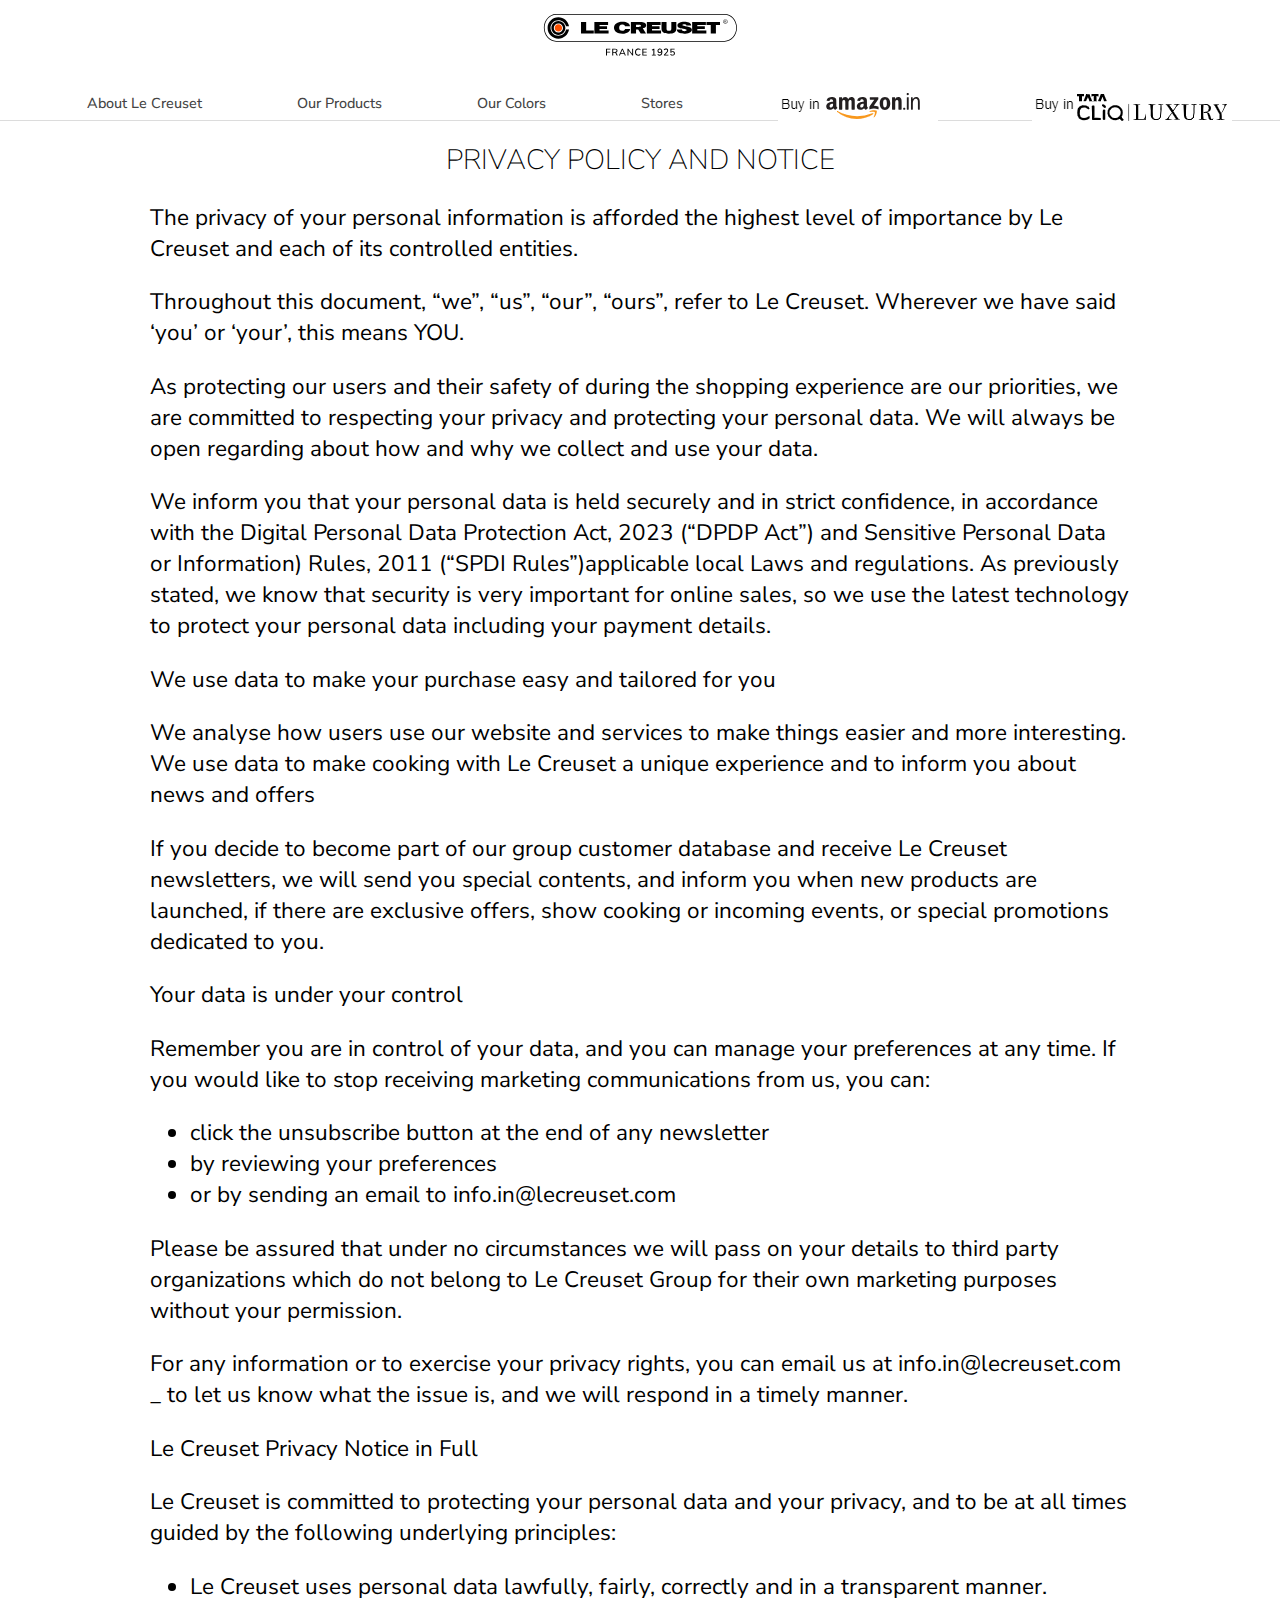
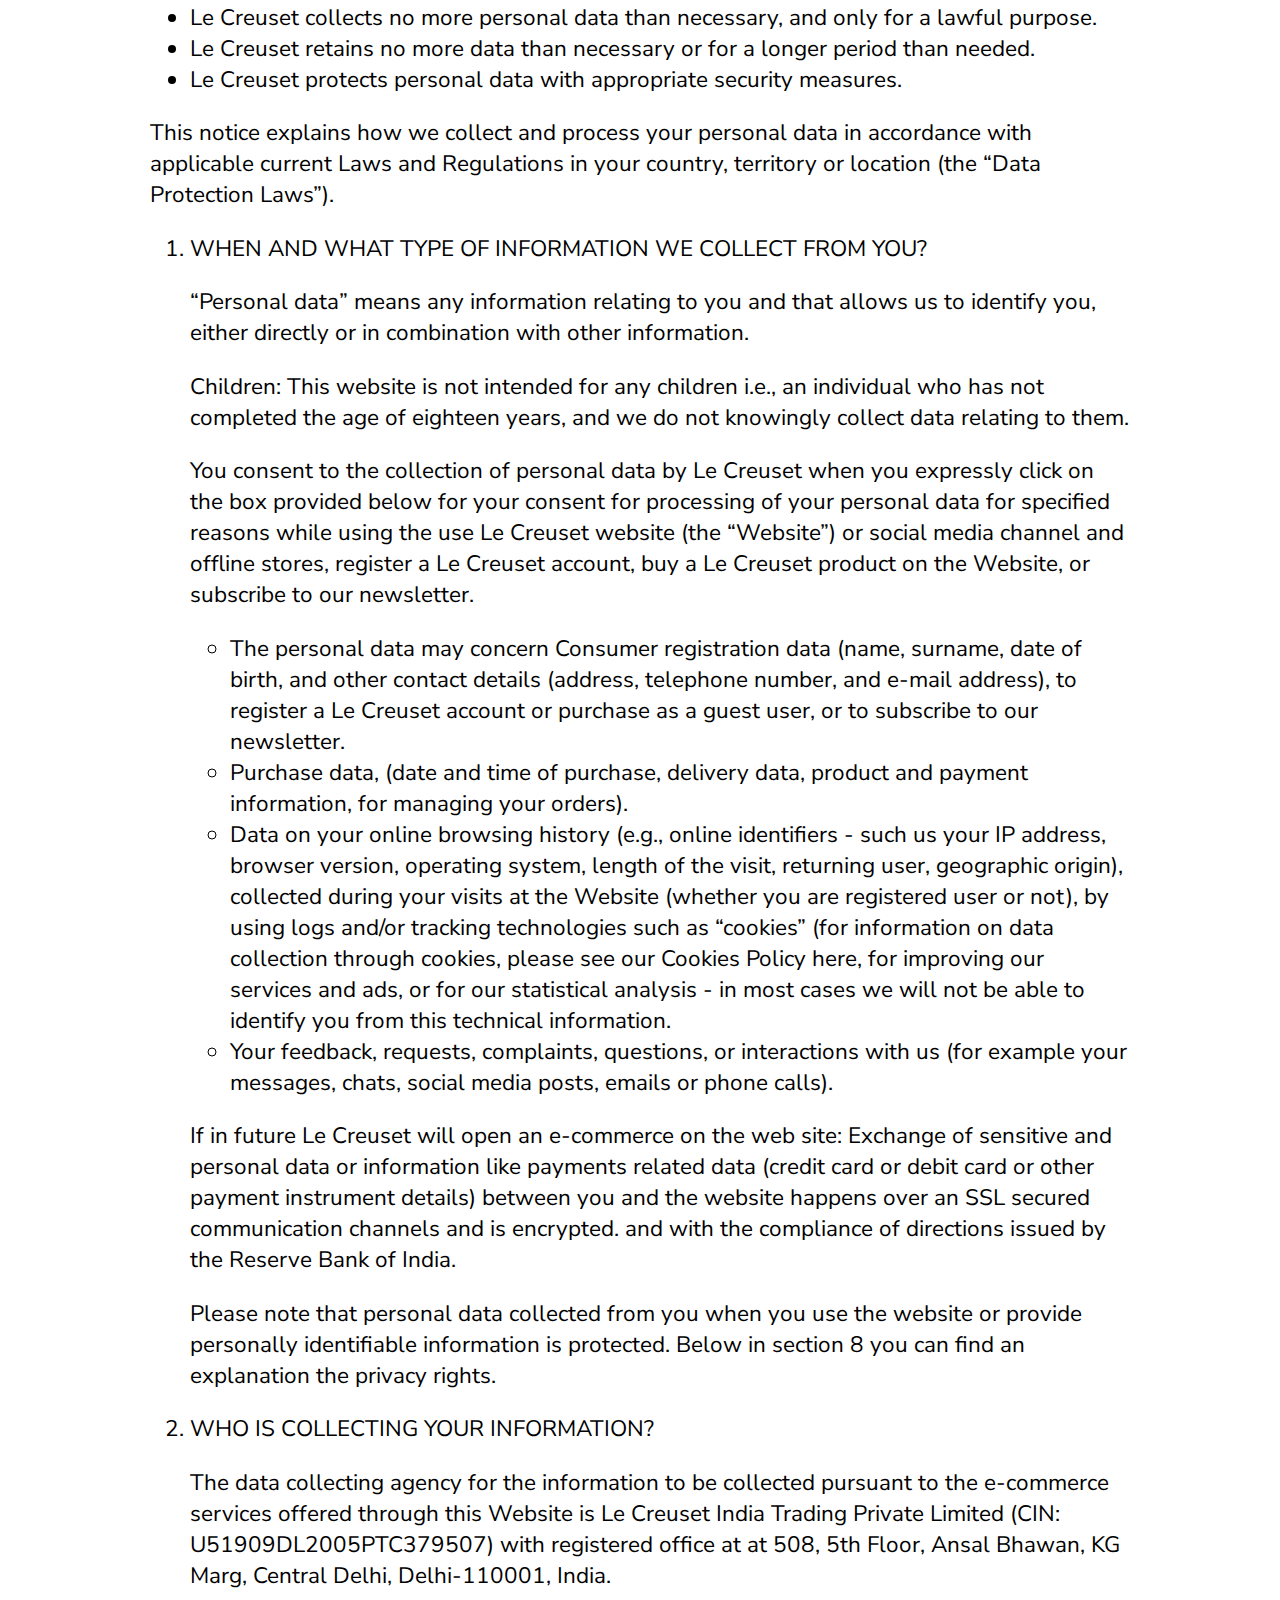
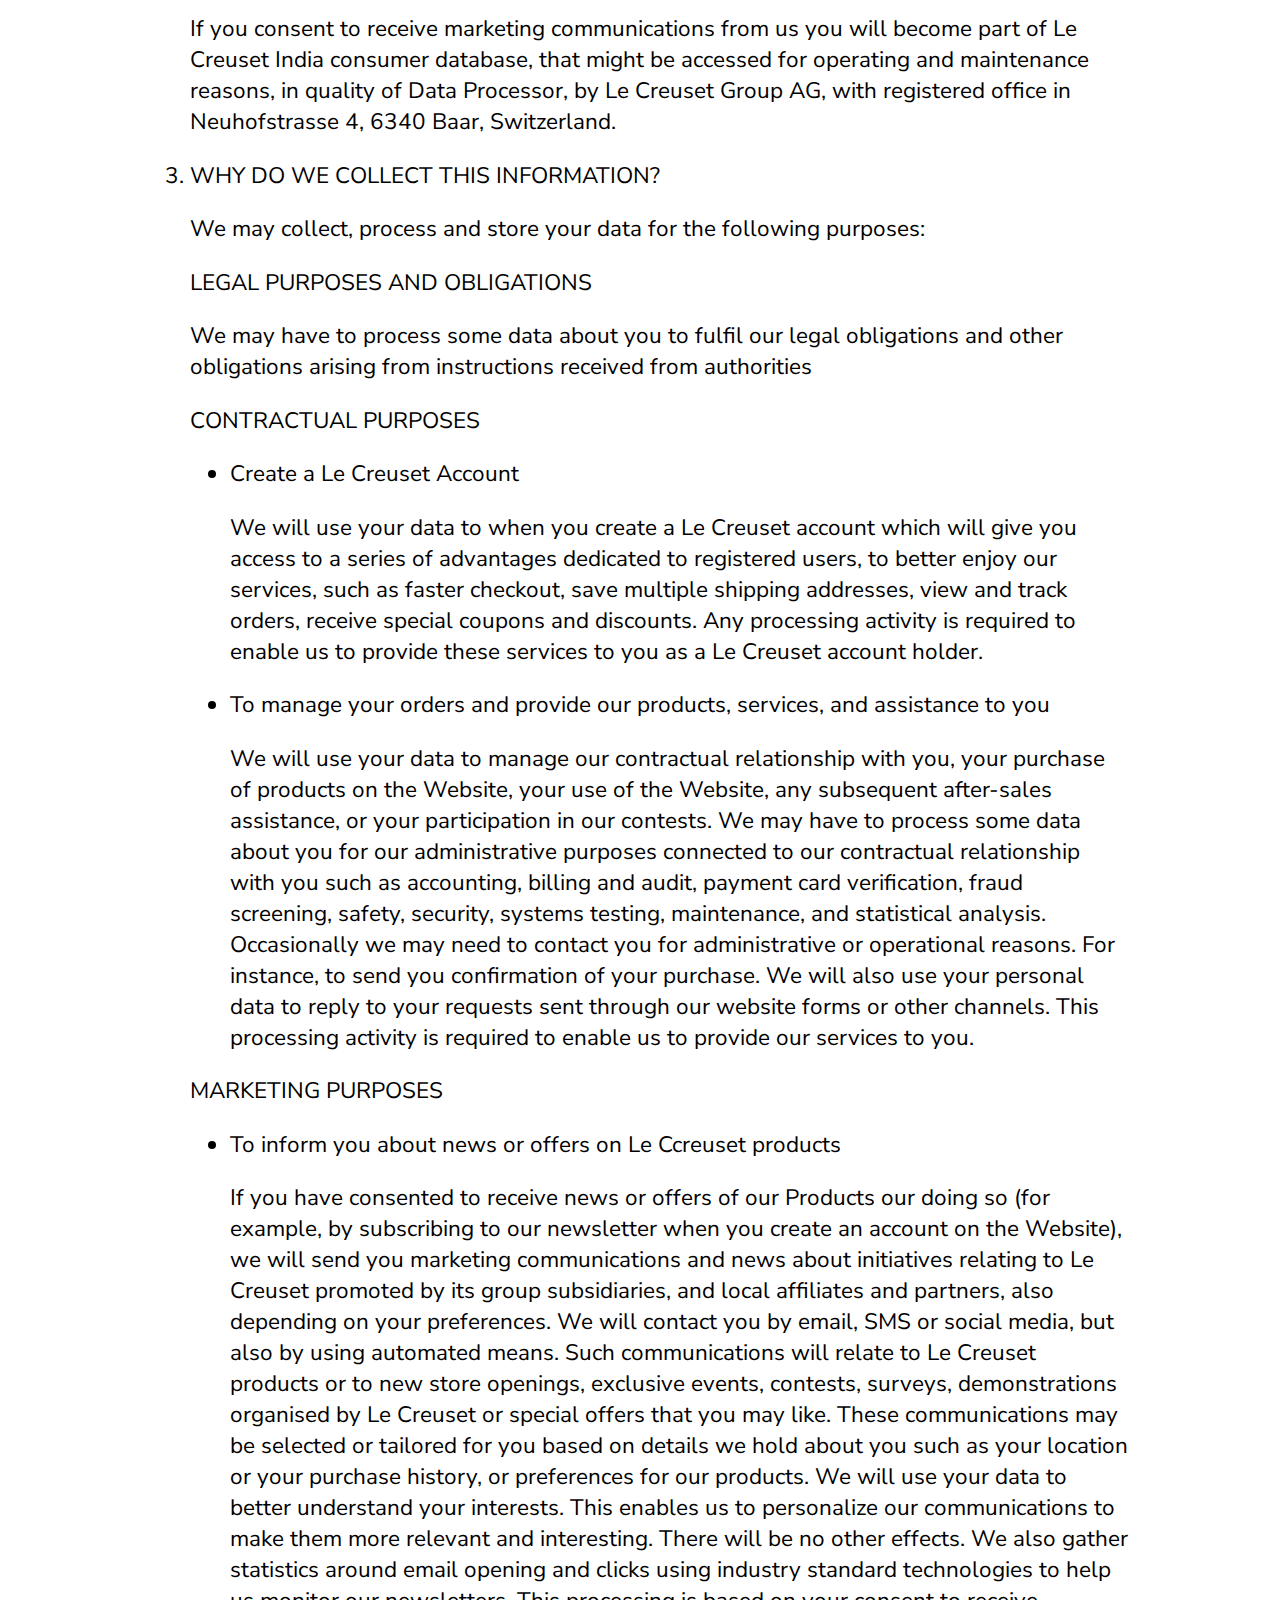
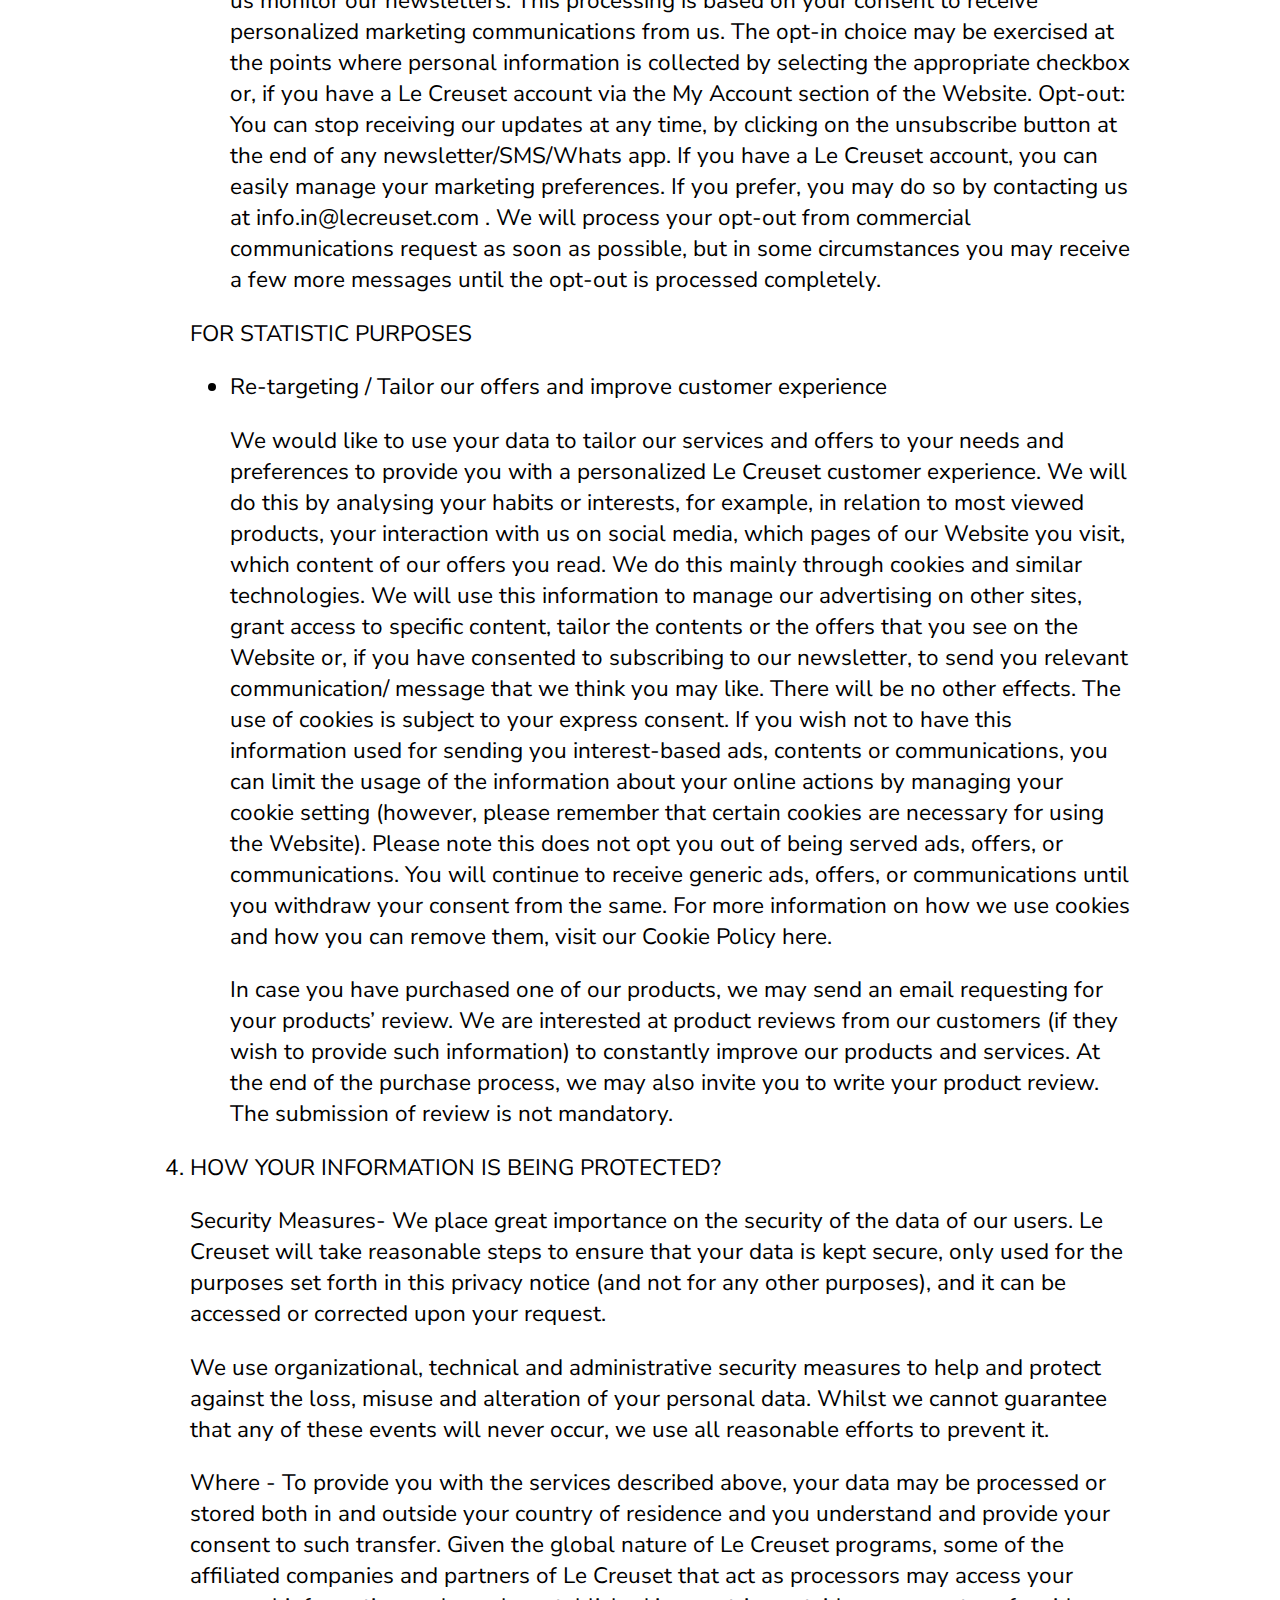
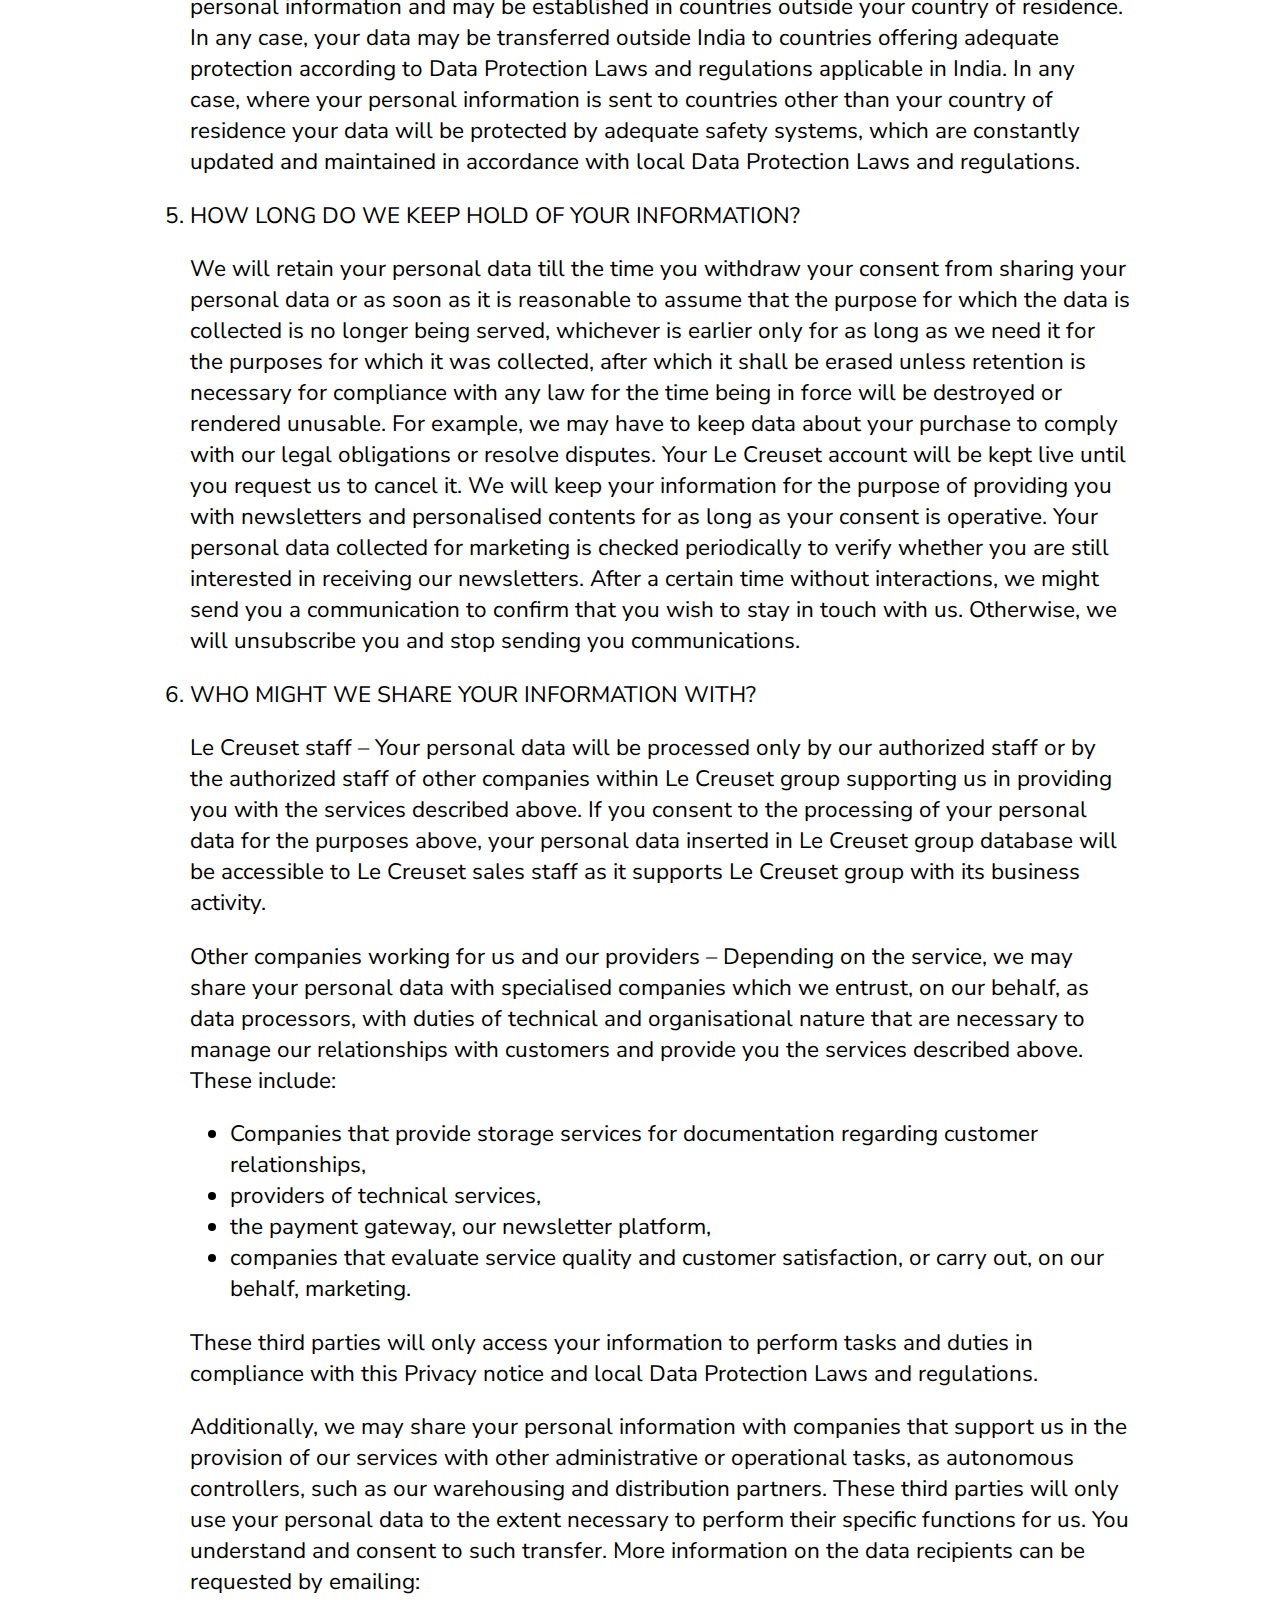
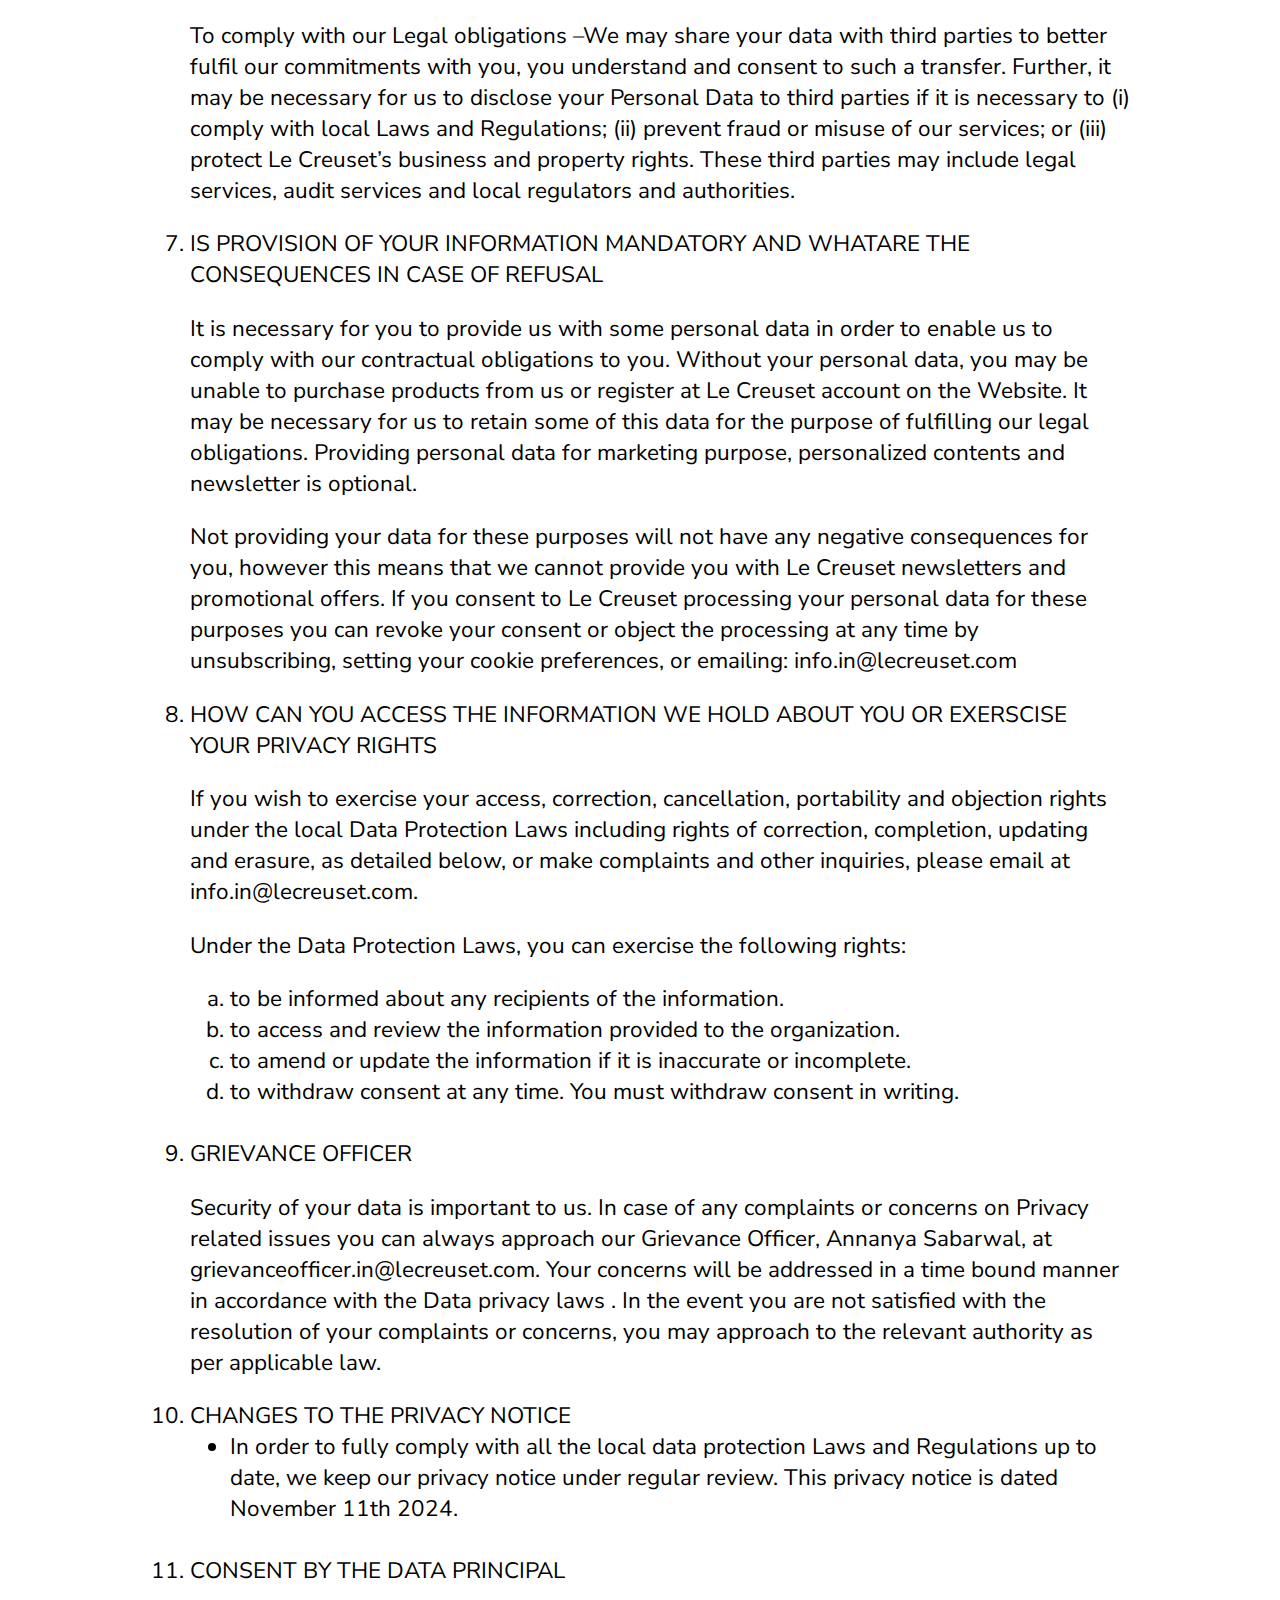
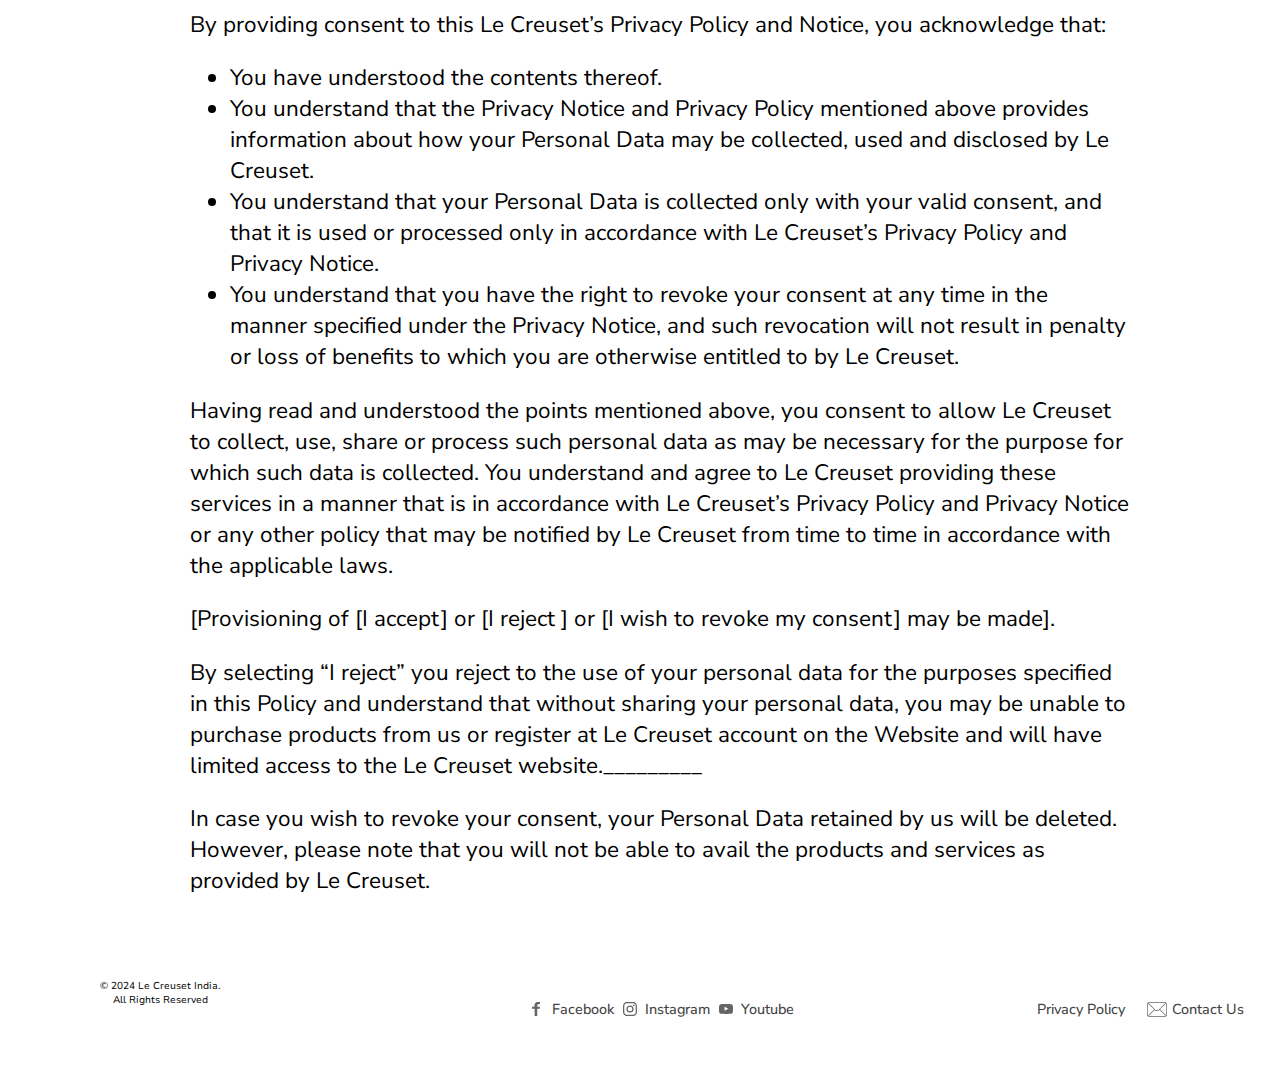
<file: privacy-policy.html>
<!DOCTYPE HTML>
<html lang="en">
<head>

    <!-- Google Tag Manager -->
    <script>(function (w, d, s, l, i) {
            w[l] = w[l] || []; w[l].push({
                'gtm.start':
                    new Date().getTime(), event: 'gtm.js'
            }); var f = d.getElementsByTagName(s)[0],
                j = d.createElement(s), dl = l != 'dataLayer' ? '&l=' + l : ''; j.async = true; j.src =
                    'https://www.googletagmanager.com/gtm.js?id=' + i + dl; f.parentNode.insertBefore(j, f);
        })(window, document, 'script', 'dataLayer', 'GTM-5T8G628H');</script>
    <!-- End Google Tag Manager -->

    <link href='https://fonts.googleapis.com/css?family=Nunito Sans' rel='stylesheet'>
    <link href='https://fonts.googleapis.com/css?family=Taviraj' rel='stylesheet'>
    <meta http-equiv="X-UA-Compatible" content="IE=edge" />
    <meta name="viewport" content="width=device-width, initial-scale=1, user-scalable=no">
    <title>Le Creuset India</title>
    <meta name="description"
        content="Browse Le Creuset cast iron classics and modern kitchen essentials: cooking &amp; dining sets, utensils and perfect gifts." />
    <meta name="keywords" content="cast iron, stainless, cookware, pots, pans, kitchen tools" />

    <meta property="og:url" content="https://www.lecreuset.in/" />
    <meta property="og:title" content="Le Creuset India | Cookware, Pots, Pans, Skillet, Kitchen Tools" />
    <meta property="og:description"
        content="Browse Le Creuset cast iron classics and modern kitchen essentials: cooking &amp; dining sets, utensils and perfect gifts." />    
    <meta charset="utf-8" />
    <link rel="stylesheet" href="style/style.css" />

    <!-- favicons -->
    <link rel="icon" type="image/png" href="https://www.lecreuset.in/img/favicons/android-chrome-192.png"
        sizes="192x192" />
    <link rel="icon" type="image/png" href="https://www.lecreuset.in/img/favicons/favicon-16x16.png" sizes="16x16" />
    <link rel="icon" href="https://www.lecreuset.in/img/favicons/favicon.ico" />
    <link rel="shortcut icon" href="https://www.lecreuset.in/img/favicons/favicon.ico" />

    <!-- seo -->
    <link rel="icon" type="image/x-icon" href="https://www.lecreuset.in/img/favicons/favicon.ico" />
    <link rel="icon" type="image/png" sizes="192x192"
        href="https://www.lecreuset.in/img/favicons/android-chrome-192.png" />
    <link rel="icon" type="image/vnd.microsoft.icon" href="https://www.lecreuset.in/img/favicons/favicon.ico" />
    <link rel="shortcut icon" type="image/vnd.microsoft.icon"
        href="https://www.lecreuset.in/img/favicons/favicon.ico" />
    <link rel="apple-touch-icon" sizes="192x192" href="https://www.lecreuset.in/img/favicons/android-chrome-192.png" />
    <link rel="manifest" href="https://www.lecreuset.in/img/favicons/manifest.json" />

    <!-- Meta Pixel Code -->
    <script>
        !function (f, b, e, v, n, t, s) {
            if (f.fbq) return; n = f.fbq = function () {
                n.callMethod ?
                n.callMethod.apply(n, arguments) : n.queue.push(arguments)
            };
            if (!f._fbq) f._fbq = n; n.push = n; n.loaded = !0; n.version = '2.0';
            n.queue = []; t = b.createElement(e); t.async = !0;
            t.src = v; s = b.getElementsByTagName(e)[0];
            s.parentNode.insertBefore(t, s)
        }(window, document, 'script',
            'https://connect.facebook.net/en_US/fbevents.js');
        fbq('init', '260814913719515');
        fbq('track', 'PageView');
    </script>
    <noscript><img height="1" width="1" style="display:none"
            src="https://www.facebook.com/tr?id=260814913719515&ev=PageView&noscript=1" /></noscript>
    <!-- End Meta Pixel Code -->

</head>

<body>

    <!-- Google Tag Manager (noscript) -->
    <noscript><iframe src="https://www.googletagmanager.com/ns.html?id=GTM-5T8G628H" height="0" width="0"
            style="display:none;visibility:hidden"></iframe></noscript>
    <!-- End Google Tag Manager (noscript) -->

    <header>
        <nav class="navbar">
            <div class="navbar-container container">
                <input type="checkbox" name="" id="">
                <div class="hamburger-lines">
                    <span class="line line1"></span>
                    <span class="line line2"></span>
                    <span class="line line3"></span>
                </div>
                <div><a class="header-logo" href="index.html"><img src="img/common/logo.svg" class="logo"
                            alt="Le Creuset"></a>
                </div>

                <ul class="menu-items">
                    <li><a href="about.html">About Le Creuset</a></li>
                    <li><a href="materials.html">Our Products</a></li>
                    <li><a href="colors.html">Our Colors</a></li>
                    <li><a href="stores.html">Stores</a></li>
                    <li><a href="https://www.amazon.in/stores/LeCreuset/page/F7A65307-298A-40A0-81F6-36A8A260AD95"
                            target="blank"><img src="img/common/Amazon-logo.png" class="img-responsive">
                            <img src="img/common/Amazon-logo-mobile.png" class="img-responsive mobile"></a></li>
                    <li><a href="https://luxury.tatacliq.com/luxury/c-LSH1?page=0&q=:relevance:category:LSH14:brand:MBH21B11789&isSortFlow=false"
                            target="blank"><img src="img/common/Tata-logo.png" class="img-responsive"><img
                                src="img/common/Tata-logo-mobile.png" class="img-responsive mobile"></a></li>

                </ul>
            </div>
        </nav>
    </header>
    <section class="main">
        <div class="row">
            <h2 class="text-center page-title">PRIVACY POLICY AND NOTICE</h2>
            <div class="page-content privacy-page">
                <p>The privacy of your personal information is afforded the highest level of importance by Le Creuset and each of its controlled entities.</p>
                <p>Throughout this document, “we”, “us”, “our”, “ours”, refer to Le Creuset. Wherever we have said ‘you’ or ‘your’, this means YOU.</p>                
                <p>
                As protecting our users and their safety of during the shopping experience are our priorities, we are committed to
                respecting your privacy and protecting your personal data. We will always be open regarding about how and why we collect
                and use your data.
                </p>
                <p>
                We inform you that your personal data is held securely and in strict confidence, in accordance with the Digital Personal
                Data Protection Act, 2023 (“DPDP Act”) and Sensitive Personal Data or Information) Rules, 2011 (“SPDI Rules”)applicable
                local Laws and regulations. As previously stated, we know that security is very important for online sales, so we use
                the latest technology to protect your personal data including your payment details.
                </p>
                <p>
                We use data to make your purchase easy and tailored for you
                </p>
                <p>
                We analyse how users use our website and services to make things easier and more interesting. We use data to make
                cooking with Le Creuset a unique experience and to inform you about news and offers
                </p>
                <p>
                If you decide to become part of our group customer database and receive Le Creuset newsletters, we will send you special
                contents, and inform you when new products are launched, if there are exclusive offers, show cooking or incoming events,
                or special promotions dedicated to you.
                </p>
                <p>Your data is under your control</p>
                <p>
                Remember you are in control of your data, and you can manage your preferences at any time. If you would like to stop
                receiving marketing communications from us, you can:
                </p>
                <ul>
                    <li>click the unsubscribe button at the end of any newsletter</li>
                    <li>by reviewing your preferences</li>
                    <li>or by sending an email to info.in@lecreuset.com</li>
                </ul>
                <p>
                    Please be assured that under no circumstances we will pass on your details to third party organizations which do not
                    belong to Le Creuset Group for their own marketing purposes without your permission.
                </p>
                <p>
                    For any information or to exercise your privacy rights, you can email us at info.in@lecreuset.com _ to let us know what
                    the issue is, and we will respond in a timely manner.
                </p>
                <p>Le Creuset Privacy Notice in Full</p>
                <p>
                    Le Creuset is committed to protecting your personal data and your privacy, and to be at all times guided by the
                    following underlying principles:
                </p>
                <ul>
                    <li>Le Creuset uses personal data lawfully, fairly, correctly and in a transparent manner.</li>
                    <li>Le Creuset collects no more personal data than necessary, and only for a lawful purpose.</li>
                    <li>Le Creuset retains no more data than necessary or for a longer period than needed.</li>
                    <li>Le Creuset protects personal data with appropriate security measures.</li>
                </ul>
                <p>
                    This notice explains how we collect and process your personal data in accordance with applicable current Laws and
                    Regulations in your country, territory or location (the “Data Protection Laws”).
                </p>
                <ol>
                    <li>
                        WHEN AND WHAT TYPE OF INFORMATION WE COLLECT FROM YOU?
                        <p>
                            “Personal data” means any information relating to you and that allows us to identify you, either directly or in
                            combination with other information.
                        </p>
                        <p>
                            Children: This website is not intended for any children i.e., an individual who has not completed the age of eighteen
                            years, and we do not knowingly collect data relating to them.
                        </p>
                        <p>
                            You consent to the collection of personal data by Le Creuset when you expressly click on the box provided below for your
                            consent for processing of your personal data for specified reasons while using the use Le Creuset website (the
                            “Website”) or social media channel and offline stores, register a Le Creuset account, buy a Le Creuset product on the
                            Website, or subscribe to our newsletter.
                        </p>
                        <ul>
                            <li>The personal data may concern Consumer registration data (name, surname, date of birth, and other contact details
                            (address, telephone number, and e-mail address), to register a Le Creuset account or purchase as a guest user, or to
                            subscribe to our newsletter.</li>
                            <li>Purchase data, (date and time of purchase, delivery data, product and payment information, for managing your orders).</li>
                            <li>Data on your online browsing history (e.g., online identifiers - such us your IP address, browser version, operating
                            system, length of the visit, returning user, geographic origin), collected during your visits at the Website (whether
                            you are registered user or not), by using logs and/or tracking technologies such as “cookies” (for information on data
                            collection through cookies, please see our Cookies Policy here, for improving our services and ads, or for our
                            statistical analysis - in most cases we will not be able to identify you from this technical information.</li>
                            <li>Your feedback, requests, complaints, questions, or interactions with us (for example your messages, chats, social media
                            posts, emails or phone calls).</li>
                        </ul>
                        <p>
                            If in future Le Creuset will open an e-commerce on the web site: Exchange of sensitive and personal data or information
                            like payments related data (credit card or debit card or other payment instrument details) between you and the website
                            happens over an SSL secured communication channels and is encrypted. and with the compliance of directions issued by the
                            Reserve Bank of India.
                        </p>
                        <p>
                            Please note that personal data collected from you when you use the website or provide personally identifiable
                            information is protected. Below in section 8 you can find an explanation the privacy rights.
                        </p>
                    </li>
                    <li>
                        WHO IS COLLECTING YOUR INFORMATION?
                        <p>
                            The data collecting agency for the information to be collected pursuant to the e-commerce services offered through this
                            Website is Le Creuset India Trading Private Limited (CIN: U51909DL2005PTC379507) with registered office at at 508, 5th
                            Floor, Ansal Bhawan, KG Marg, Central Delhi, Delhi-110001, India.
                        </p>
                        <p>
                            If you consent to receive marketing communications from us you will become part of Le Creuset India consumer database,
                            that might be accessed for operating and maintenance reasons, in quality of Data Processor, by Le Creuset Group AG, with
                            registered office in Neuhofstrasse 4, 6340 Baar, Switzerland.
                        </p>                    
                    </li>
                    <li>
                        WHY DO WE COLLECT THIS INFORMATION?
                        <p>
                            We may collect, process and store your data for the following purposes:
                        </p>
                        <p>LEGAL PURPOSES AND OBLIGATIONS</p>
                        <p>
                            We may have to process some data about you to fulfil our legal obligations and other obligations arising from
                            instructions received from authorities
                        </p>
                        <p>CONTRACTUAL PURPOSES</p>
                        <ul style="list-style: disc;">
                            <li>
                                Create a Le Creuset Account
                                <p>
                                    We will use your data to when you create a Le Creuset account which will give you access to a series of advantages
                                    dedicated to registered users, to better enjoy our services, such as faster checkout, save multiple shipping addresses,
                                    view and track orders, receive special coupons and discounts. Any processing activity is required to enable us to
                                    provide these services to you as a Le Creuset account holder.
                                </p>
                            </li>
                            <li>
                                To manage your orders and provide our products, services, and assistance to you
                                <p>
                                    We will use your data to manage our contractual relationship with you, your purchase of products on the Website, your
                                    use of the Website, any subsequent after-sales assistance, or your participation in our contests. We may have to process
                                    some data about you for our administrative purposes connected to our contractual relationship with you such as
                                    accounting, billing and audit, payment card verification, fraud screening, safety, security, systems testing,
                                    maintenance, and statistical analysis. Occasionally we may need to contact you for administrative or operational
                                    reasons. For instance, to send you confirmation of your purchase. We will also use your personal data to reply to your
                                    requests sent through our website forms or other channels. This processing activity is required to enable us to provide
                                    our services to you.
                                </p>
                            </li>                           
                        </ul>
                        <p>MARKETING PURPOSES</p>
                        <ul style="list-style: disc;">
                            <li>
                                To inform you about news or offers on Le Ccreuset products
                                <p>
                                    If you have consented to receive news or offers of our Products our doing so (for example, by subscribing to our
                                    newsletter when you create an account on the Website), we will send you marketing communications and news about
                                    initiatives relating to Le Creuset promoted by its group subsidiaries, and local affiliates and partners, also depending
                                    on your preferences. We will contact you by email, SMS or social media, but also by using automated means. Such
                                    communications will relate to Le Creuset products or to new store openings, exclusive events, contests, surveys,
                                    demonstrations organised by Le Creuset or special offers that you may like. These communications may be selected or
                                    tailored for you based on details we hold about you such as your location or your purchase history, or preferences for
                                    our products. We will use your data to better understand your interests. This enables us to personalize our
                                    communications to make them more relevant and interesting. There will be no other effects. We also gather statistics
                                    around email opening and clicks using industry standard technologies to help us monitor our newsletters. This processing
                                    is based on your consent to receive personalized marketing communications from us. The opt-in choice may be exercised at
                                    the points where personal information is collected by selecting the appropriate checkbox or, if you have a Le Creuset
                                    account via the My Account section of the Website. Opt-out: You can stop receiving our updates at any time, by clicking
                                    on the unsubscribe button at the end of any newsletter/SMS/Whats app. If you have a Le Creuset account, you can easily
                                    manage your marketing preferences. If you prefer, you may do so by contacting us at info.in@lecreuset.com . We will
                                    process your opt-out from commercial communications request as soon as possible, but in some circumstances you may
                                    receive a few more messages until the opt-out is processed completely.
                                </p>
                            </li>
                        </ul>
                        <p>FOR STATISTIC PURPOSES</p>
                        <ul style="list-style: disc;">
                            <li>
                                Re-targeting / Tailor our offers and improve customer experience
                                <p>
                                    We would like to use your data to tailor our services and offers to your needs and preferences to provide you with a
                                    personalized Le Creuset customer experience. We will do this by analysing your habits or interests, for example, in
                                    relation to most viewed products, your interaction with us on social media, which pages of our Website you visit, which
                                    content of our offers you read. We do this mainly through cookies and similar technologies. We will use this information
                                    to manage our advertising on other sites, grant access to specific content, tailor the contents or the offers that you
                                    see on the Website or, if you have consented to subscribing to our newsletter, to send you relevant communication/
                                    message that we think you may like. There will be no other effects. The use of cookies is subject to your express
                                    consent. If you wish not to have this information used for sending you interest-based ads, contents or communications,
                                    you can limit the usage of the information about your online actions by managing your cookie setting (however, please remember that certain cookies are necessary for using the Website). Please note this
                                    does not opt you out of being served ads, offers, or communications. You will continue to receive generic ads, offers,
                                    or communications until you withdraw your consent from the same. For more information on how we use cookies and how you
                                    can remove them, visit our Cookie Policy here.
                                </p>
                                <p>
                                    In case you have purchased one of our products, we may send an email requesting for your products’ review. We are
                                    interested at product reviews from our customers (if they wish to provide such information) to constantly improve our
                                    products and services. At the end of the purchase process, we may also invite you to write your product review. The
                                    submission of review is not mandatory.
                                </p>
                            </li>
                        </ul>
                    </li>
                    <li>
                        HOW YOUR INFORMATION IS BEING PROTECTED?
                        <p>
                            Security Measures- We place great importance on the security of the data of our users. Le Creuset will take reasonable
                            steps to ensure that your data is kept secure, only used for the purposes set forth in this privacy notice (and not for
                            any other purposes), and it can be accessed or corrected upon your request.
                        </p>
                        <p>
                            We use organizational, technical and administrative security measures to help and protect against the loss, misuse and
                            alteration of your personal data. Whilst we cannot guarantee that any of these events will never occur, we use all
                            reasonable efforts to prevent it.
                        </p>
                        <p>
                            Where - To provide you with the services described above, your data may be processed or stored both in and outside your
                            country of residence and you understand and provide your consent to such transfer. Given the global nature of Le Creuset
                            programs, some of the affiliated companies and partners of Le Creuset that act as processors may access your personal
                            information and may be established in countries outside your country of residence. In any case, your data may be
                            transferred outside India to countries offering adequate protection according to Data Protection Laws and regulations
                            applicable in India. In any case, where your personal information is sent to countries other than your country of
                            residence your data will be protected by adequate safety systems, which are constantly updated and maintained in
                            accordance with local Data Protection Laws and regulations.
                        </p>
                    </li>
                    <li>
                        HOW LONG DO WE KEEP HOLD OF YOUR INFORMATION?
                        <p>
                            We will retain your personal data till the time you withdraw your consent from sharing your personal data or as soon as
                            it is reasonable to assume that the purpose for which the data is collected is no longer being served, whichever is
                            earlier only for as long as we need it for the purposes for which it was collected, after which it shall be erased
                            unless retention is necessary for compliance with any law for the time being in force will be destroyed or rendered
                            unusable. For example, we may have to keep data about your purchase to comply with our legal obligations or resolve
                            disputes. Your Le Creuset account will be kept live until you request us to cancel it. We will keep your information for
                            the purpose of providing you with newsletters and personalised contents for as long as your consent is operative. Your
                            personal data collected for marketing is checked periodically to verify whether you are still interested in receiving
                            our newsletters. After a certain time without interactions, we might send you a communication to confirm that you wish
                            to stay in touch with us. Otherwise, we will unsubscribe you and stop sending you communications.
                        </p>
                    </li>
                    <li>
                        WHO MIGHT WE SHARE YOUR INFORMATION WITH?
                        <p>
                        Le Creuset staff – Your personal data will be processed only by our authorized staff or by the authorized staff of other
                        companies within Le Creuset group supporting us in providing you with the services described above. If you consent to
                        the processing of your personal data for the purposes above, your personal data inserted in Le Creuset group database
                        will be accessible to Le Creuset sales staff as it supports Le Creuset group with its business activity.
                        </p>
                        <p>
                            Other companies working for us and our providers – Depending on the service, we may share your personal data with
                            specialised companies which we entrust, on our behalf, as data processors, with duties of technical and organisational
                            nature that are necessary to manage our relationships with customers and provide you the services described above. These
                            include:
                            <ul style="list-style: disc;">
                                <li>Companies that provide storage services for documentation regarding customer relationships,</li>
                                <li>providers of technical services,</li>
                                <li>the payment gateway, our newsletter platform,</li>
                                <li>companies that evaluate service quality and customer satisfaction, or carry out, on our behalf, marketing.</li>
                            </ul>
                            <p>
                                These third parties will only access your information to perform tasks and duties in compliance with this Privacy notice
                                and local Data Protection Laws and regulations.
                            </p>
                            <p>
                                Additionally, we may share your personal information with companies that support us in the provision of our services
                                with other administrative or operational tasks, as autonomous controllers, such as our warehousing and distribution
                                partners. These third parties will only use your personal data to the extent necessary to perform their specific
                                functions for us. You understand and consent to such transfer. More information on the data recipients can be requested
                                by emailing:
                            </p>
                            <p>
                                To comply with our Legal obligations –We may share your data with third parties to better fulfil our commitments with
                                you, you understand and consent to such a transfer. Further, it may be necessary for us to disclose your Personal Data
                                to third parties if it is necessary to (i) comply with local Laws and Regulations; (ii) prevent fraud or misuse of our
                                services; or (iii) protect Le Creuset’s business and property rights. These third parties may include legal services,
                                audit services and local regulators and authorities.
                            </p>
                        </p>
                    </li>
                    <li>
                        IS PROVISION OF YOUR INFORMATION MANDATORY AND WHATARE THE CONSEQUENCES IN CASE OF REFUSAL
                        <p>
                            It is necessary for you to provide us with some personal data in order to enable us to comply with our contractual
                            obligations to you. Without your personal data, you may be unable to purchase products from us or register at Le Creuset
                            account on the Website. It may be necessary for us to retain some of this data for the purpose of fulfilling our legal
                            obligations. Providing personal data for marketing purpose, personalized contents and newsletter is optional.
                        </p>
                        <p>
                            Not providing your data for these purposes will not have any negative consequences for you, however this means that we
                            cannot provide you with Le Creuset newsletters and promotional offers. If you consent to Le Creuset processing your
                            personal data for these purposes you can revoke your consent or object the processing at any time by unsubscribing,
                            setting your cookie preferences, or emailing: info.in@lecreuset.com
                        </p>
                    </li>
                    <li>
                        HOW CAN YOU ACCESS THE INFORMATION WE HOLD ABOUT YOU OR EXERSCISE YOUR PRIVACY RIGHTS
                        <p>
                            If you wish to exercise your access, correction, cancellation, portability and objection rights under the local Data
                            Protection Laws including rights of correction, completion, updating and erasure, as detailed below, or make complaints
                            and other inquiries, please email at info.in@lecreuset.com.
                        </p>
                        <p>
                            Under the Data Protection Laws, you can exercise the following rights:
                        </p>
                        <ol style="list-style-type: lower-alpha;">
                            <li>to be informed about any recipients of the information.</li>
                            <li>to access and review the information provided to the organization.</li>
                            <li>to amend or update the information if it is inaccurate or incomplete.</li>
                            <li>to withdraw consent at any time. You must withdraw consent in writing.</li>
                        </ol>                        
                        <br />
                    </li>
                    <li>
                        GRIEVANCE OFFICER
                        <p>
                            Security of your data is important to us. In case of any complaints or concerns on Privacy related issues you can always
                            approach our Grievance Officer, Annanya Sabarwal, at grievanceofficer.in@lecreuset.com. Your concerns will be addressed
                            in a time bound manner in accordance with the Data privacy laws . In the event you are not satisfied with the resolution
                            of your complaints or concerns, you may approach to the relevant authority as per applicable law.
                        </p>                        
                    </li>
                    <li>
                        CHANGES TO THE PRIVACY NOTICE
                        <ul style="list-style: disc;">
                            <li>
                                In order to fully comply with all the local data protection Laws and Regulations up to date, we keep our privacy notice
                                under regular review. This privacy notice is dated November 11th 2024.
                            </li>
                        </ul>
                        <br />
                    </li>
                    <li>
                        CONSENT BY THE DATA PRINCIPAL
                        <p>
                            By providing consent to this Le Creuset’s Privacy Policy and Notice, you acknowledge that:
                        </p>
                        <ul style="list-style: disc;">
                            <li>You have understood the contents thereof.</li>
                            <li>
                                You understand that the Privacy Notice and Privacy Policy mentioned above provides information about how your Personal
                                Data may be collected, used and disclosed by Le Creuset.
                            </li>
                            <li>
                                You understand that your Personal Data is collected only with your valid consent, and that it is used or processed only
                                in accordance with Le Creuset’s Privacy Policy and Privacy Notice.
                            </li>
                            <li>
                                You understand that you have the right to revoke your consent at any time in the manner specified under the Privacy
                                Notice, and such revocation will not result in penalty or loss of benefits to which you are otherwise entitled to by Le
                                Creuset.
                            </li>
                        </ul>
                        <p>
                            Having read and understood the points mentioned above, you consent to allow Le Creuset to collect, use, share or process
                            such personal data as may be necessary for the purpose for which such data is collected. You understand and agree to Le
                            Creuset providing these services in a manner that is in accordance with Le Creuset’s Privacy Policy and Privacy Notice
                            or any other policy that may be notified by Le Creuset from time to time in accordance with the applicable laws.
                        </p>
                        <p>
                            [Provisioning of [I accept] or [I reject ] or [I wish to revoke my consent] may be made].
                        </p>
                        <p>
                            By selecting “I reject” you reject to the use of your personal data for the purposes specified in this Policy and
                            understand that without sharing your personal data, you may be unable to purchase products from us or register at Le
                            Creuset account on the Website and will have limited access to the Le Creuset website._________
                        </p>
                        <p>
                            In case you wish to revoke your consent, your Personal Data retained by us will be deleted. However, please note that
                            you will not be able to avail the products and services as provided by Le Creuset.
                        </p>
                    </li>
                </ol>
            </div>
        </div>
    
        <div class="footer">
            <div class="footer-table">
                <div class="footer-table-left">
                    <p class="copy">© 2024 Le Creuset India. <br>All Rights Reserved</p>
                </div>
                <div class="footer-table-mid">
                    <ul class="social">
                        <li class="facebook"><a href="https://www.facebook.com/lecreusetind/"
                                target="_blank">Facebook</a></li>
                        <li class="instagram"><a href="https://instagram.com/lecreusetind/"
                                target="_blank">Instagram</a></li>
                        <li class="youtube"><a href="https://www.youtube.com/@lecreusetindia"
                                target="_blank">Youtube</a></li>
                    </ul>
                </div>
                <div class="footer-table-right">
                    <ul class="social">
                        <li><a href="/privacy-policy.html">Privacy Policy</a>&nbsp;&nbsp;&nbsp;&nbsp;</li>
                        <li class="contact"><a href="mailto:info.in@lecreuset.com">Contact Us</a></li>
                    </ul>
                </div>
            </div>
        </div>
    </section>

        
</body>

</html>
</file>
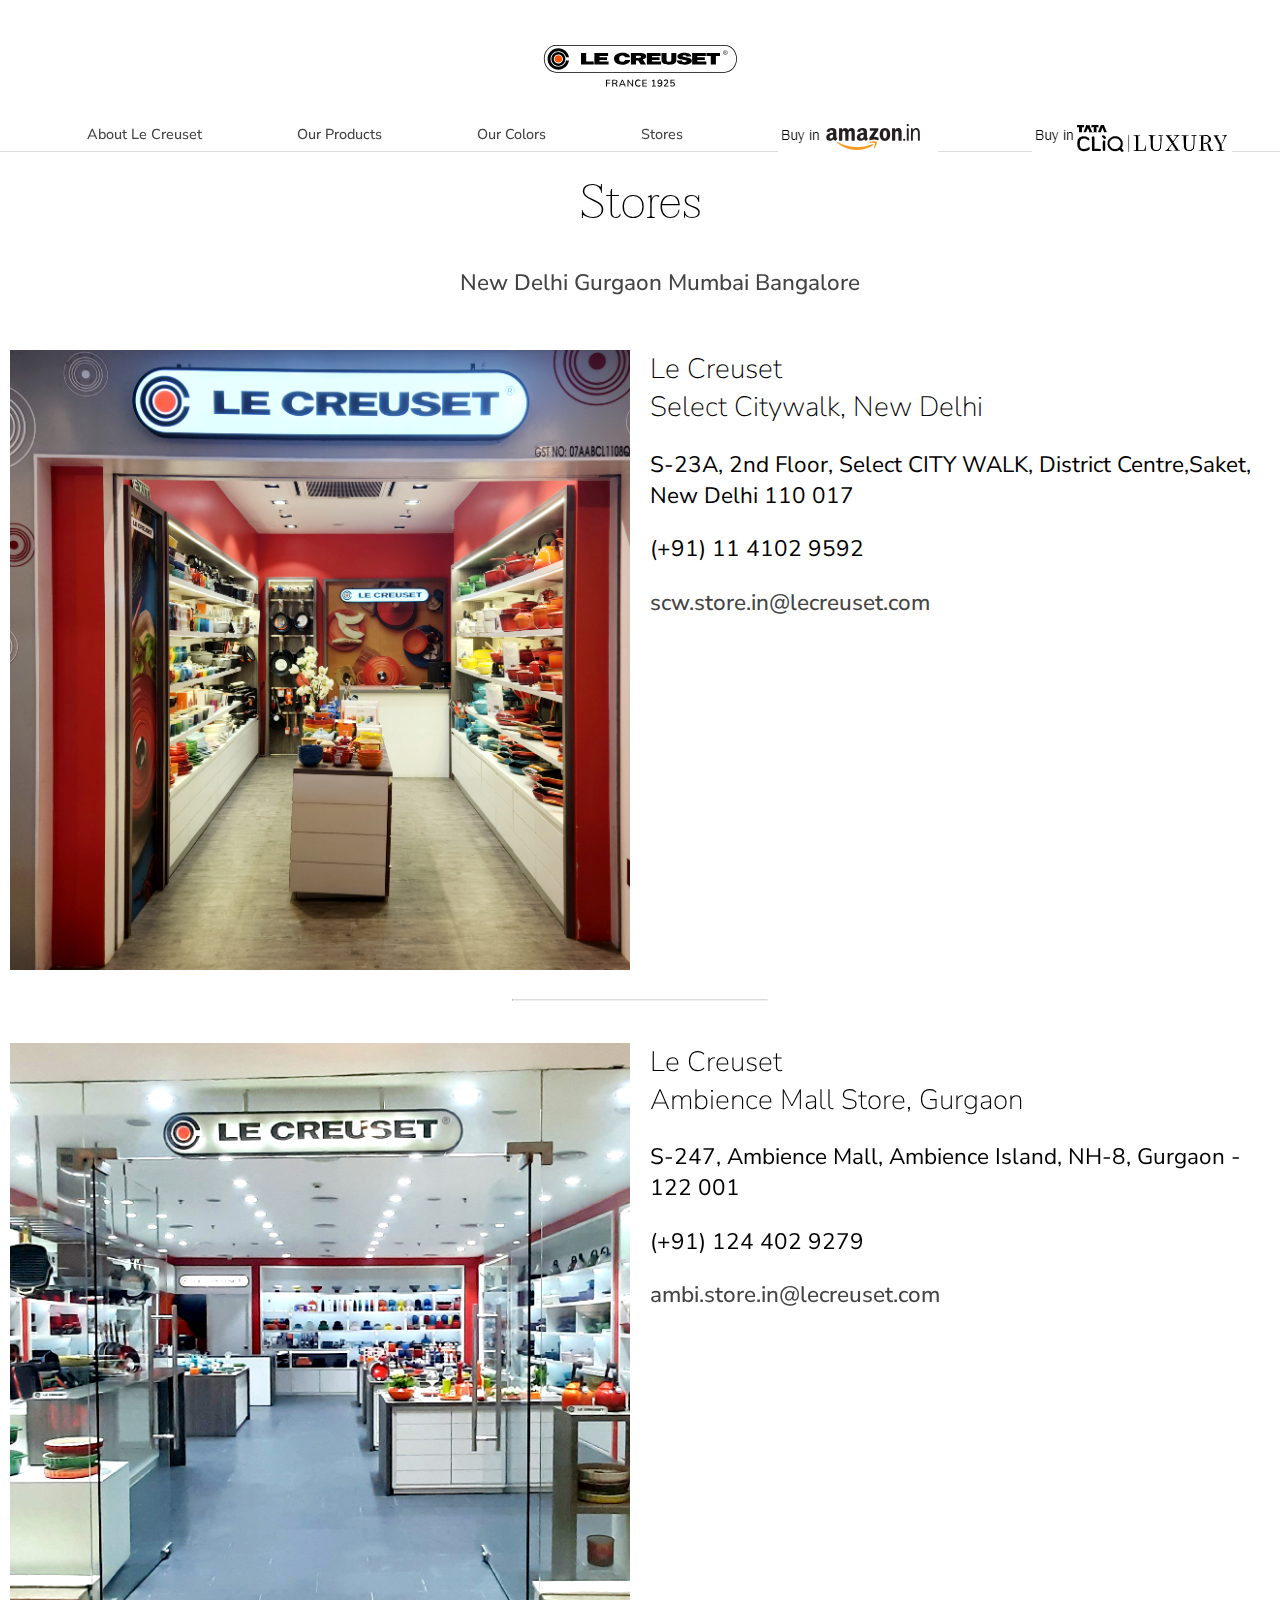
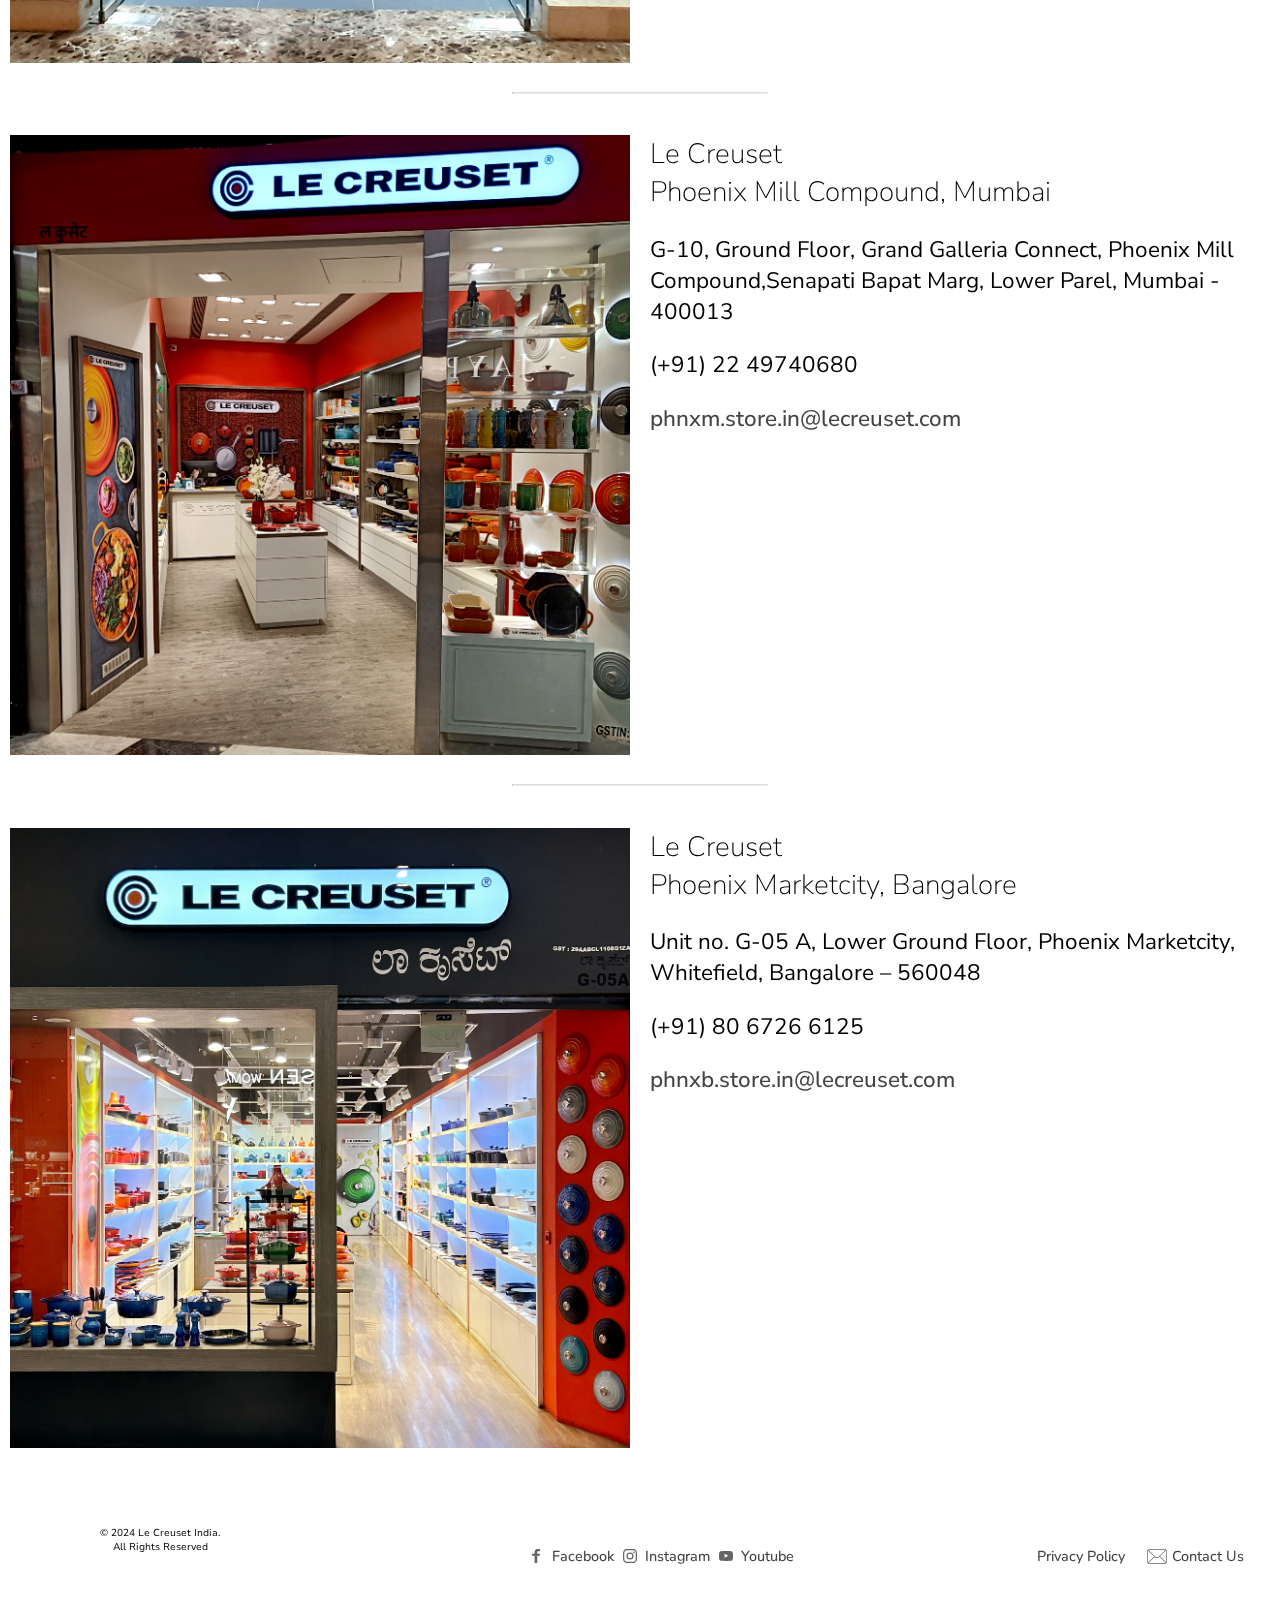
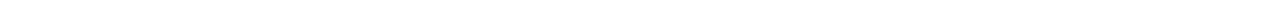
<file: stores.html>
<!DOCTYPE HTML>
<html lang="en">
	<head>

		<!-- Google Tag Manager -->
		<script>(function(w,d,s,l,i){w[l]=w[l]||[];w[l].push({'gtm.start':
		new Date().getTime(),event:'gtm.js'});var f=d.getElementsByTagName(s)[0],
		j=d.createElement(s),dl=l!='dataLayer'?'&l='+l:'';j.async=true;j.src=
		'https://www.googletagmanager.com/gtm.js?id='+i+dl;f.parentNode.insertBefore(j,f);
		})(window,document,'script','dataLayer','GTM-5T8G628H');</script>
		<!-- End Google Tag Manager -->

		<link href='https://fonts.googleapis.com/css?family=Nunito Sans' rel='stylesheet'>
		<link href='https://fonts.googleapis.com/css?family=Taviraj' rel='stylesheet'>
        	
    		<meta http-equiv="X-UA-Compatible" content="IE=edge" />
        	<meta name="viewport" content="width=device-width, initial-scale=1, user-scalable=no">

		<title>Stores | Le Creuset India</title>
		<meta name="description" content="Browse Le Creuset cast iron classics and modern kitchen essentials: cooking &amp; dining sets, utensils and perfect gifts." />
		<meta name="keywords" content="cast iron, stainless, cookware, pots, pans, kitchen tools" />

		<meta property="og:url" content="https://www.lecreuset.in/stores.html" />
		<meta property="og:title" content="Le Creuset India | Cookware, Pots, Pans, Skillet, Kitchen Tools" />
		<meta property="og:description" content="Browse Le Creuset cast iron classics and modern kitchen essentials: cooking &amp; dining sets, utensils and perfect gifts." />

        	<meta charset="utf-8" />

        	<link rel="stylesheet" href="style/style.css" />
        	<link rel="stylesheet" href="https://cdn.jsdelivr.net/npm/swiper/swiper-bundle.min.css" />

		<!-- favicons -->
		<link rel="icon" type="image/png" href="https://www.lecreuset.in/img/favicons/android-chrome-192.png" sizes="192x192" />
		<link rel="icon" type="image/png" href="https://www.lecreuset.in/img/favicons/favicon-16x16.png" sizes="16x16" />
		<link rel="icon" href="https://www.lecreuset.in/img/favicons/favicon.ico" />
		<link rel="shortcut icon" href="https://www.lecreuset.in/img/favicons/favicon.ico" />

		<!-- seo -->
		<link rel="icon" type="image/x-icon" href="https://www.lecreuset.in/img/favicons/favicon.ico" />
		<link rel="icon" type="image/png" sizes="192x192" href="https://www.lecreuset.in/img/favicons/android-chrome-192.png" />
		<link rel="icon" type="image/vnd.microsoft.icon" href="https://www.lecreuset.in/img/favicons/favicon.ico" />
		<link rel="shortcut icon" type="image/vnd.microsoft.icon" href="https://www.lecreuset.in/img/favicons/favicon.ico" />
		<link rel="apple-touch-icon" sizes="192x192" href="https://www.lecreuset.in/img/favicons/android-chrome-192.png" />
		<link rel="manifest" href="https://www.lecreuset.in/img/favicons/manifest.json" />

		<!-- Meta Pixel Code -->
		<script>
		!function(f,b,e,v,n,t,s)
		{if(f.fbq)return;n=f.fbq=function(){n.callMethod?
		n.callMethod.apply(n,arguments):n.queue.push(arguments)};
		if(!f._fbq)f._fbq=n;n.push=n;n.loaded=!0;n.version='2.0';
		n.queue=[];t=b.createElement(e);t.async=!0;
		t.src=v;s=b.getElementsByTagName(e)[0];
		s.parentNode.insertBefore(t,s)}(window, document,'script',
		'https://connect.facebook.net/en_US/fbevents.js');
		fbq('init', '260814913719515');
		fbq('track', 'PageView');
		</script>
		<noscript><img height="1" width="1" style="display:none"
		src="https://www.facebook.com/tr?id=260814913719515&ev=PageView&noscript=1"
		/></noscript>
		<!-- End Meta Pixel Code -->

	</head>

	<body>

<!-- Google Tag Manager (noscript) -->
<noscript><iframe src="https://www.googletagmanager.com/ns.html?id=GTM-5T8G628H"
height="0" width="0" style="display:none;visibility:hidden"></iframe></noscript>
<!-- End Google Tag Manager (noscript) -->

	<header>
    		<nav class="navbar">
      			<div class="navbar-container container">
          		<input type="checkbox" name="" id="">
          			<div class="hamburger-lines">
             				<span class="line line1"></span>
             				<span class="line line2"></span>
              				<span class="line line3"></span>
        			</div>
 				<div><a class="header-logo" href="index.html"><img src="img/common/logo.svg" class="logo" alt="Le Creuset"></a>
				</div>
           
          			<ul class="menu-items">
					<li><a href="about.html">About Le Creuset</a></li>
					<li><a href="materials.html">Our Products</a></li>
					<li><a href="colors.html">Our Colors</a></li>
					<li><a href="stores.html">Stores</a></li>
					<li><a href="https://www.amazon.in/stores/LeCreuset/page/F7A65307-298A-40A0-81F6-36A8A260AD95" target="blank"><img src="img/common/Amazon-logo.png" class="img-responsive">
    <img src="img/common/Amazon-logo-mobile.png" class="img-responsive mobile"></a></li>
					<li><a href="https://luxury.tatacliq.com/luxury/c-LSH1?page=0&q=:relevance:category:LSH14:brand:MBH21B11789&isSortFlow=false" target="blank"><img src="img/common/Tata-logo.png" class="img-responsive"><img src="img/common/Tata-logo-mobile.png" class="img-responsive mobile"></a></li>
          			</ul>
      			</div>
  		</nav>
	</header>

	<section class="main">

	<h1>Stores</h1>

	<div class="inpage-nav">
	<ul>
		<li><a href="#store-1">New Delhi</a></li>
		<li><a href="#store-2">Gurgaon</a></li>
		<li><a href="#store-3">Mumbai</a></li>
		<li><a href="#store-4">Bangalore</a></li>
	</ul>
	</div>

  	<div class="row" style="padding-top:20px;" id="store-1">
  		<div class="column">
		<img src="img/stores/Le-Creuset-Select-City-Walk.jpg" alt="Le Creuset Select Citywalk" style="width: 100%;">
		</div>
		<div class="column">
		<h2>Le Creuset<br>Select Citywalk, New Delhi</h2>
		<p class="address">S-23A, 2nd Floor, Select CITY WALK, District Centre,Saket, New Delhi 110 017</p>
		<p class="phone">(+91) 11 4102 9592</p>
		<p class="email"><a href="mailto:scw.store.in@lecreuset.com">scw.store.in@lecreuset.com</a></p>
		<iframe class="map" src="https://www.google.com/maps/embed?pb=!1m18!1m12!1m3!1d3505.3613055755304!2d77.21585677601365!3d28.528857888780163!2m3!1f0!2f0!3f0!3m2!1i1024!2i768!4f13.1!3m3!1m2!1s0x390ce18b1d399fd5%3A0x7a1407afb9432eea!2sLe%20Creuset!5e0!3m2!1sen!2sjp!4v1706663288982!5m2!1sen!2sjp" style="border:0;" allowfullscreen="" loading="lazy" referrerpolicy="no-referrer-when-downgrade"></iframe>
  		</div>
	</div>	
	<hr class="rounded">
  	<div class="row" style="padding-top:20px;" id="store-2">
  		<div class="column">
		<img src="img/stores/Le-Creuset-Ambience-Mall.jpg" alt="Le Creuset Ambience Mall" style="width: 100%;">
		</div>
  		<div class="column">
		<h2>Le Creuset<br>Ambience Mall Store, Gurgaon</h2>
		<p class="address">S-247, Ambience Mall, Ambience Island, NH-8, Gurgaon - 122 001</p>
		<p class="phone">(+91) 124 402 9279</p>
		<p class="email"><a href="mailto:ambi.store.in@lecreuset.com">ambi.store.in@lecreuset.com</a></p>
		<iframe class="map" src="https://www.google.com/maps/embed?pb=!1m18!1m12!1m3!1d3506.179188821991!2d77.09443897601301!3d28.504256089893275!2m3!1f0!2f0!3f0!3m2!1i1024!2i768!4f13.1!3m3!1m2!1s0x390d1f2a83be8623%3A0x7ecbe761e82beb39!2sLe%20Creuset!5e0!3m2!1sen!2sjp!4v1706663179437!5m2!1sen!2sjp" style="border:0;" allowfullscreen="" loading="lazy" referrerpolicy="no-referrer-when-downgrade"></iframe>
  		</div>
	</div>	
	<hr class="rounded">
  	<div class="row" style="padding-top:20px;" id="store-3">
  		<div class="column">
		<img src="img/stores/Le-Creuset-Phoenix-Palladium.jpg" alt="Le Creuset Phoenix Mill Compound" style="width: 100%;">
		</div>
  		<div class="column">
		<h2>Le Creuset<br>Phoenix Mill Compound, Mumbai</h2>
		<p class="address">G-10, Ground Floor, Grand Galleria Connect, Phoenix Mill Compound,Senapati Bapat Marg, Lower Parel, Mumbai - 400013</p>
		<p class="phone">(+91) 22 49740680</p>
		<p class="email"><a href="mailto:phnxm.store.in@lecreuset.com">phnxm.store.in@lecreuset.com</a></p>
		<iframe class="map" src="https://www.google.com/maps/embed?pb=!1m18!1m12!1m3!1d3772.558000483476!2d72.8219470758048!3d18.995118054505536!2m3!1f0!2f0!3f0!3m2!1i1024!2i768!4f13.1!3m3!1m2!1s0x3be7ce8c66ba4411%3A0x52bc37a75d315bcb!2sLe%20Creuset!5e0!3m2!1sen!2sjp!4v1706663231968!5m2!1sen!2sjp" style="border:0;" allowfullscreen="" loading="lazy" referrerpolicy="no-referrer-when-downgrade"></iframe>
  		</div>
	</div>	
	<hr class="rounded">
  	<div class="row" style="padding-top:20px;" id="store-4">
  		<div class="column">
		<img src="img/stores/Le-Creuset-Phoenix-Marketcity.jpg" alt="Le Creuset Phoenix Marketcity" style="width: 100%;">
		</div>
  		<div class="column">
		<h2>Le Creuset<br>Phoenix Marketcity, Bangalore</h2>
		<p class="address">Unit no. G-05 A, Lower Ground Floor, Phoenix Marketcity, Whitefield, Bangalore – 560048</p>
		<p class="phone">(+91) 80 6726 6125</p>
		<p class="email"><a href="mailto:phnxb.store.in@lecreuset.com">phnxb.store.in@lecreuset.com</a></p>
		<iframe class="map" src="https://www.google.com/maps/embed?pb=!1m18!1m12!1m3!1d3887.6179529544825!2d77.69388697507694!3d12.996270187321356!2m3!1f0!2f0!3f0!3m2!1i1024!2i768!4f13.1!3m3!1m2!1s0x3bae110b1f8c09cf%3A0x8f40a9f3ab0d9d2e!2sLe%20Creuset!5e0!3m2!1sen!2sjp!4v1706663069842!5m2!1sen!2sjp" style="border:0;" allowfullscreen="" loading="lazy" referrerpolicy="no-referrer-when-downgrade"></iframe>
  		</div>
	</div>

		<div class="footer">
			<div class="footer-table">
  				<div class="footer-table-left">
				<p class="copy">© 2024 Le Creuset India. <br>All Rights Reserved</p>
				</div>
  				<div class="footer-table-mid">
					<ul class="social">
						<li class="facebook"><a href="https://www.facebook.com/lecreusetind/" target="_blank">Facebook</a></li>
						<li class="instagram"><a href="https://instagram.com/lecreusetind/" target="_blank">Instagram</a></li>
						<li class="youtube"><a href="https://www.youtube.com/@lecreusetindia" target="_blank">Youtube</a></li>
					</ul>  
				</div>
  				<div class="footer-table-right">
					<ul class="social">
						<li><a href="/privacy-policy.html">Privacy Policy</a>&nbsp;&nbsp;&nbsp;&nbsp;</li>
						<li class="contact"><a href="mailto:info.in@lecreuset.com">Contact Us</a></li>
					</ul>  
				</div>
			</div>
		</div>
	
	</section>

    </body>
</html>
</file>
<file: style/style.css>
/******************* Common *******************/


* {
	box-sizing: border-box;
}

header {
	border-bottom: 1px solid #DCDCDC;
}

body {
	max-width: 100%px;
	margin: 0 auto;
	font-family: 'Nunito Sans';
	font-size: 22.5px;
}


h1 {
	font-family: 'Taviraj';
	font-size: 48px;
	text-align: center;
  	font-weight: 100;
	padding-top:0px;
	margin:10px;

}

h2 {
	font-size: 28px;
	padding-top:0px;
  	font-weight: 100;
	margin:0px;
}

h3 {
	font-size: 42px;
	padding-top:0px;
  	font-weight: 100;
	margin:0px;
}

hr.rounded {
  	border-top: 1px solid #DCDCDC;
  	border-radius: 1px;
	width:20%;
}

a {
  	text-decoration: none;
  	color: #444;
  	font-weight: 500;
  	transition: color 0.3s ease-in-out;
}

a:hover {
  	text-decoration: underline;
  	color: #000000;
  	transition: color 0.3s ease-in-out;
}

.main {
	max-width: 1280px;
	margin: 0 auto;
    font-family: 'Nunito Sans';
	font-size: 22.5px;
} 

@media only screen and (max-width: 768px) {

	.main {
		margin-top: 40px;
	}
}


.title {
	font-size: 24px;
}

.subtitle {
	text-align:center;
}

.page-title {
	padding-top:20px;	
}

.page-content {
	padding-left: 20px;
	padding-right: 20px;
}

.inpage-nav  {
  	list-style: none;
	width: 75%;
	text-align : center;
	margin: auto;
	margin-top: 0px;
	margin-bottom: 0px;
}

.inpage-nav li  {
 	display: inline;
  	list-style: none;
	text-align : center;
  	margin-left: auto;
  	margin-right: auto;

}

.top {
	text-align:right;
	padding: 20px;
	font-size: 14px;
}


.button {
  	background-color: #000000;
  	border: none;
	border-radius: 4px;
  	color: white;
  	padding: 13px;
  	text-align: center;
  	text-decoration: none;
  	color: #FFFFFF;
  	display: inline-block;
  	margin: 0px 0px;  	
  	transition: 0.3s;
}


.button:hover {
	opacity: 1;
  	color: white;

}

@media only screen and (min-width: 769px) {
	.mobile-only {
        display:none !important;
        }
} 
    
@media only screen and (max-width: 768px) {
	.desktop-only {
	display:none !important;
        }
	.onecolumn {
	margin: 10px;
	}
} 


.img-responsive.mobile {
  display: none;
}

@media only screen and (max-width: 768px) {
  .img-responsive {
    display: none;
  }
  .img-responsive.mobile {
    display: block;
  }
}


/******************* Read More *******************/

.read-more-state {
  display: none;
}

.read-more-target {
  opacity: 0;
  max-height: 0;
  font-size: 0;
  transition: .25s ease;
}

.read-more-state:checked ~ .read-more-wrap .read-more-target {
  opacity: 1;
  font-size: inherit;
  max-height: 999em;
}

.read-more-state ~ .read-more-trigger:before {
  content: 'Show more';
}

.read-more-state:checked ~ .read-more-trigger:before {
  content: 'Show less';
}

.read-more-trigger {
  cursor: pointer;
  display: inline-block;
  padding: 0 .5em;
  color: #666;
  font-size: .9em;
  line-height: 2;
  border: 1px solid #ddd;
  border-radius: .25em;
}


/******************* Navigation *******************/

.navbar input[type="checkbox"],
.navbar .hamburger-lines {
	display: none;
}

.navbar {
	width: 100%;
	background: #fff;
	color: #000;
	height: 120px;
	z-index: 12;
}

@media only screen and (max-width: 768px) {

	.navbar {
		position: fixed;
		top: 0;
	}
}


.navbar-container {
	justify-content: space-between;
	height: 64px;
	align-items: center;
}

.menu-items {
	order: 2;
	display: flex;
}

.menu-items ul {
	max-width: 300px;
}

.menu-items li {
  	list-style: none;
  	padding-top: 0.8rem;
  	margin-left: auto;
  	margin-right: auto;
  	font-size: 0.9rem;
}

.menu-items a {
  	text-decoration: none;
  	color: #444;
  	font-weight: 500;
  	transition: color 0.3s ease-in-out;
}

.menu-items a:hover {
  	text-decoration: underline;
  	color: #000000;
  	transition: color 0.3s ease-in-out;
}

.logo {
  	order: 1;
  	padding-top: 0.7rem;
  	margin-bottom: 0.5rem;
 	margin-left: auto;
  	margin-right: auto;
  	display: block;
  	width:200px;
}

@media only screen and (max-width: 768px) {

	.logo {
  		width:150px;
	}

	.navbar {
  		opacity: 96%;
  		height: 60px;

	}

  	.navbar-container input[type="checkbox"],
  	.navbar-container .hamburger-lines {
    		display: block;
  	}

  	.navbar-container {
    		display: block;
    		position: relative;
    		height: 64px;
		background: #ffffff;

  	}

  	.navbar-container input[type="checkbox"] {
    		position: absolute;
   	 	display: block;
    		height: 32px;
    		width: 30px;
    		top: 20px;
    		left: 5px;
    		z-index: 5;
    		opacity: 0;
  	}

  	.navbar-container .hamburger-lines {
    		display: block;
    		height: 23px;
    		width: 35px;
    		position: absolute;
    		top: 15px;
    		left: 5px;
    		z-index: 2;
    		display: flex;
    		flex-direction: column;
    		justify-content: space-between;
  	}

  	.navbar-container .hamburger-lines .line {
   	 	display: block;
    		height: 2px;
    		width: 100%;
    		border-radius: 10px;
    		background: #333;
  	}

  	.navbar-container .hamburger-lines .line1 {
    		transform-origin: 0% 0%;
    		transition: transform 0.4s ease-in-out;
  	}

  	.navbar-container .hamburger-lines .line2 {
    		transition: transform 0.2s ease-in-out;
  	}

  	.navbar-container .hamburger-lines .line3 {
    		transform-origin: 0% 100%;
    		transition: transform 0.4s ease-in-out;
  	}

  	.navbar .menu-items {
    		padding-top: 50px;
    		background: #fff;
    		height: 100vh;
    		max-width: 300px;
    		transform: translate(-150%);
    		display: flex;
    		flex-direction: column;
    		margin-left: -40px;
    		padding-left: 50px;
    		transition: transform 0.5s ease-in-out;
  	}

  	.navbar .menu-items li {
    		margin-bottom: 1.5rem;
    		font-size: 1.3rem;
    		font-weight: 500;
  	}

	.menu-items li {
  		margin-left: 1.5rem;
  		padding-top: 0;
	}


  	.navbar-container input[type="checkbox"]:checked ~ .menu-items {
    		transform: translateX(0);
  	}

  	.navbar-container input[type="checkbox"]:checked ~ .hamburger-lines .line1 {
    		transform: rotate(35deg);
  	}

  	.navbar-container input[type="checkbox"]:checked ~ .hamburger-lines .line2 {
    		transform: scaleY(0);
  	}

  	.navbar-container input[type="checkbox"]:checked ~ .hamburger-lines .line3 {
    		transform: rotate(-35deg);
  	}
}

/******************* Image Swiper *******************/

.slider{
     	margin: 0 20px;
     	height: 100%;
     	overflow: hidden;
     	position: relative;
}

.slider .image-items{
     	height: 100%;
}

.slider .image-items .image{
     	height: 100%;
}

.slider .image-items .image img{
     	height: 100%;
     	display: block;
     	width: 100%;
     	object-fit: cover;
}

.arrowButton{
     	position: absolute !important;
     	top: 50% !important;
     	color: black !important;
     	width: 30px !important;
     	height: 30px !important;
     	border-radius: 50% !important;
     	background-color: white !important;
     	opacity: 0.6;
     	padding: 10px !important;
}

.arrowButton.left{
     	left: 5 !important;
}

.arrowButton.right{
     	right: 5 !important;
}

.arrowButton::after{
     	font-size: 20px !important;
}

/******************* modal overlay *******************/

.modal {
  z-index: 20;
  display: none;
  padding-top: 50px;
  position: fixed;
  left: 0;
  top: 0;
  width: 100%;
  height: 100%;
  overflow: auto;
  background-color: rgb(0, 0, 0);
  background-color: rgba(0, 0, 0, 0.4)
}
.modal-content {
  margin: auto;
  background-color: #fff;
  position: relative;
  padding: 0;
  outline: 0;
  width: 900px
}
.modal-container {
  padding: 0.01em 16px
}
.closebtn {
  text-decoration: none;
  float: right;
  font-size: 30px;
  font-weight: bold;
}
.closebtn:hover,
.closebtn:focus {
  color: orange;
  cursor: pointer
}

@media only screen and (max-width: 768px) {

	.modal-content {
  	margin: auto;
  	background-color: #fff;
  	position: relative;
  	width: 90%
	}
}

/******************* 2 Columns responsive *******************/

.column {
  	float: left;
  	width: 50%;
  	padding: 10px;
}


.row:after {
  	content: "";
  	display: table;
  	clear: both;
}

@media (max-width: 768px) {

  	.column {
    		width: 100%;
  	}
}

/******************* Top Page *******************/

.top-banner {
	max-width: 100%;
  	position: relative;
	margin: 0 auto;
}

.text-block {

  	position: absolute;
  	top: 50%;
  	transform: translateY(-50%);
  	left: 40px;
	width: 30%;
	font-family: 'Nunito Sans';
	font-size: 16px;
  	background-color: white;
	opacity: 80%;
	border-radius: 20px;
  	padding-left: 20px;
  	padding-right: 20px;
}

@media only screen and (max-width: 768px) {
	.text-block {
  		position: relative;
  		top: 0%;
  		transform: translateY(0%);
  		left: 10px;
		width: 100%;
  		background-color: white;
		opacity: 100%;
		border-radius: 0px;
  		padding-left: 0px;
  		padding-right: 0px;
	}

}

.container {
	max-width: 1000px;
	width: 100%;
	margin: auto;
}

@media only screen and (max-width: 768px) {

	.top-banner {
		max-width: 100%;
  		position: static;
		margin: 0 auto;
	}

	.text-block-mobile {
		width: 100%;
		margin-left: 10px;
  		padding-right: 0px;
	}
}

/******************* Colors *******************/

.color-table {
	display: flex;
  	flex-wrap: wrap;
}

.color-table-element {
  	width: 16%;
	padding : 20px;
}

@media only screen and (max-width: 1000px) {

	.color-table-element {
  		width: 20%;
		padding : 15px;
	}

}
@media only screen and (max-width: 768px) {

	.color-table-element {
  		width: 25%;
		padding : 10px;
	}

}

@media only screen and (max-width: 560px) {

	.color-table-element {
  		width: 33%;
		padding : 15px;
	}

}

/******************* Materials *******************/

.picks {
	font-size: 20px;
	text-align: center;
  	font-weight: 100;	
}

/******************* Stores *******************/

iframe.map {  
    width: 100%;
    height: 200px;
    border:0;
}


/******************* Footer *******************/

.footer-table {
 	 display: flex;
  
}
.footer-table-left {
  	width: 25%;
	padding-top: 50px;
	text-align: center;
  	order: 1;
	}

.footer-table-mid {
  	width: 50%;
	padding-top: 50px;
	text-align: center; 
  	order: 2;
	}

.footer-table-right {
  	width: 25%;
	padding-top: 50px;
	text-align: center; 
  	order: 3;
	}

.social li {
 	display: inline;
  	list-style: none;
  	margin-left: auto;
  	margin-right: auto;
  	font-size: 0.9rem;
}

.facebook
{
background-image: url('../img/common/facebook.png');
background-repeat: no-repeat;
padding-left: 25px;  /* width of the image plus a little extra padding */
display: block;  /* may not need this, but I've found I do */
}

.instagram
{
background-image: url('../img/common/instagram.png');
background-repeat: no-repeat;
padding-left: 25px;  /* width of the image plus a little extra padding */
display: block;  /* may not need this, but I've found I do */
}

.youtube
{
background-image: url('../img/common/youtube.png');
background-repeat: no-repeat;
padding-left: 25px;  /* width of the image plus a little extra padding */
display: block;  /* may not need this, but I've found I do */
}

.contact
{
background-image: url('../img/common/contact.png');
background-repeat: no-repeat;
padding-left: 25px;  /* width of the image plus a little extra padding */
display: block;  /* may not need this, but I've found I do */
}

.copy {
	font-size: 10px;
}

@media only screen and (max-width: 768px) {
  	.footer-table {
    		flex-direction: column;
  	}
	.footer-table-left {
   		order: 3;
		padding-top: 0px;
		width:100%;
  	}
	.footer-table-mid {
   		order: 2;
		padding-top: 0px;
		width:100%;
  	}
	.footer-table-right {
   		order: 1;
		padding-top: 30px;
		width:100%;
  	}
}



.about-table {
 	 display: flex;
  
}
.about-table-left {
  	width: 33%;
	padding: 10px;
  	order: 1;
	}

.about-table-mid {
  	width: 33%;
	padding: 10px;
  	order: 2;
	}

.about-table-right {
  	width: 33%;
	padding: 10px;
  	order: 3;
	}


@media only screen and (max-width: 768px) {
  	.about-table {
    		flex-direction: column;
  	}
	.about-table-left {
   		order: 1;
		padding-top: 0px;
		width:100%;
  	}
	.about-table-mid {
   		order: 2;
		padding-top: 0px;
		width:100%;
  	}
	.about-table-right {
   		order: 3;
		padding-top: 30px;
		width:100%;
  	}
}

.container {
	max-width: 1280px;
    margin: 0 auto;
}

.full-w {
	width: 100%;
}

.text-center {
	text-align: center;
}

.text-paragraph {
	margin-left: 20px;
	margin-right: 20px;
	font-size: 22.5px;
}

.box-red {
	color: white;
	background-color: rgb(163, 0, 0);
	padding: 20px 10px;
	text-align: center;
}

.call-out {
	color: white;
	background-color: rgb(163, 0, 0);
	padding: 20px 10px;
	text-align: center;	
	margin: 0 auto;
}

.call-out p {
	font-style: italic;
	font-size: 28px;
	margin-block-end: auto;
}

.on-ward {
	text-align:center;
	background-color:#000000;
	font-weight: bold;
	color:#FFFFFF; 
	padding-top:10px; 
	padding-bottom:10px; 
	margin-left:10px; 
	margin-right:10px;
}

.call-now-text {
	font-weight: bold;
	font-size: 1.6em;
	text-align: center; 
	text-decoration: none; 
	display: inline-block; 
	margin: 0px 0px;
}

.call-now-phone {
	padding:20px;
	font-size: 1.5em;
}

.swiper-slide {
	padding: 10px;
	margin-bottom: 10px;
}

.phone-icon {
	width: 18px;
	margin-right: 5px;
	display: inline-block;
}

.privacy-page {
	max-width: 1020px;
	margin: 0 auto;	
}

@media only screen and (max-width: 768px) {
	.swiper-slide {
		padding: auto;
	}
}
/* ............/about/............ *
iframe.video {  
    width: 100%;
    height: 200px;
    border:0;

}
</file>
